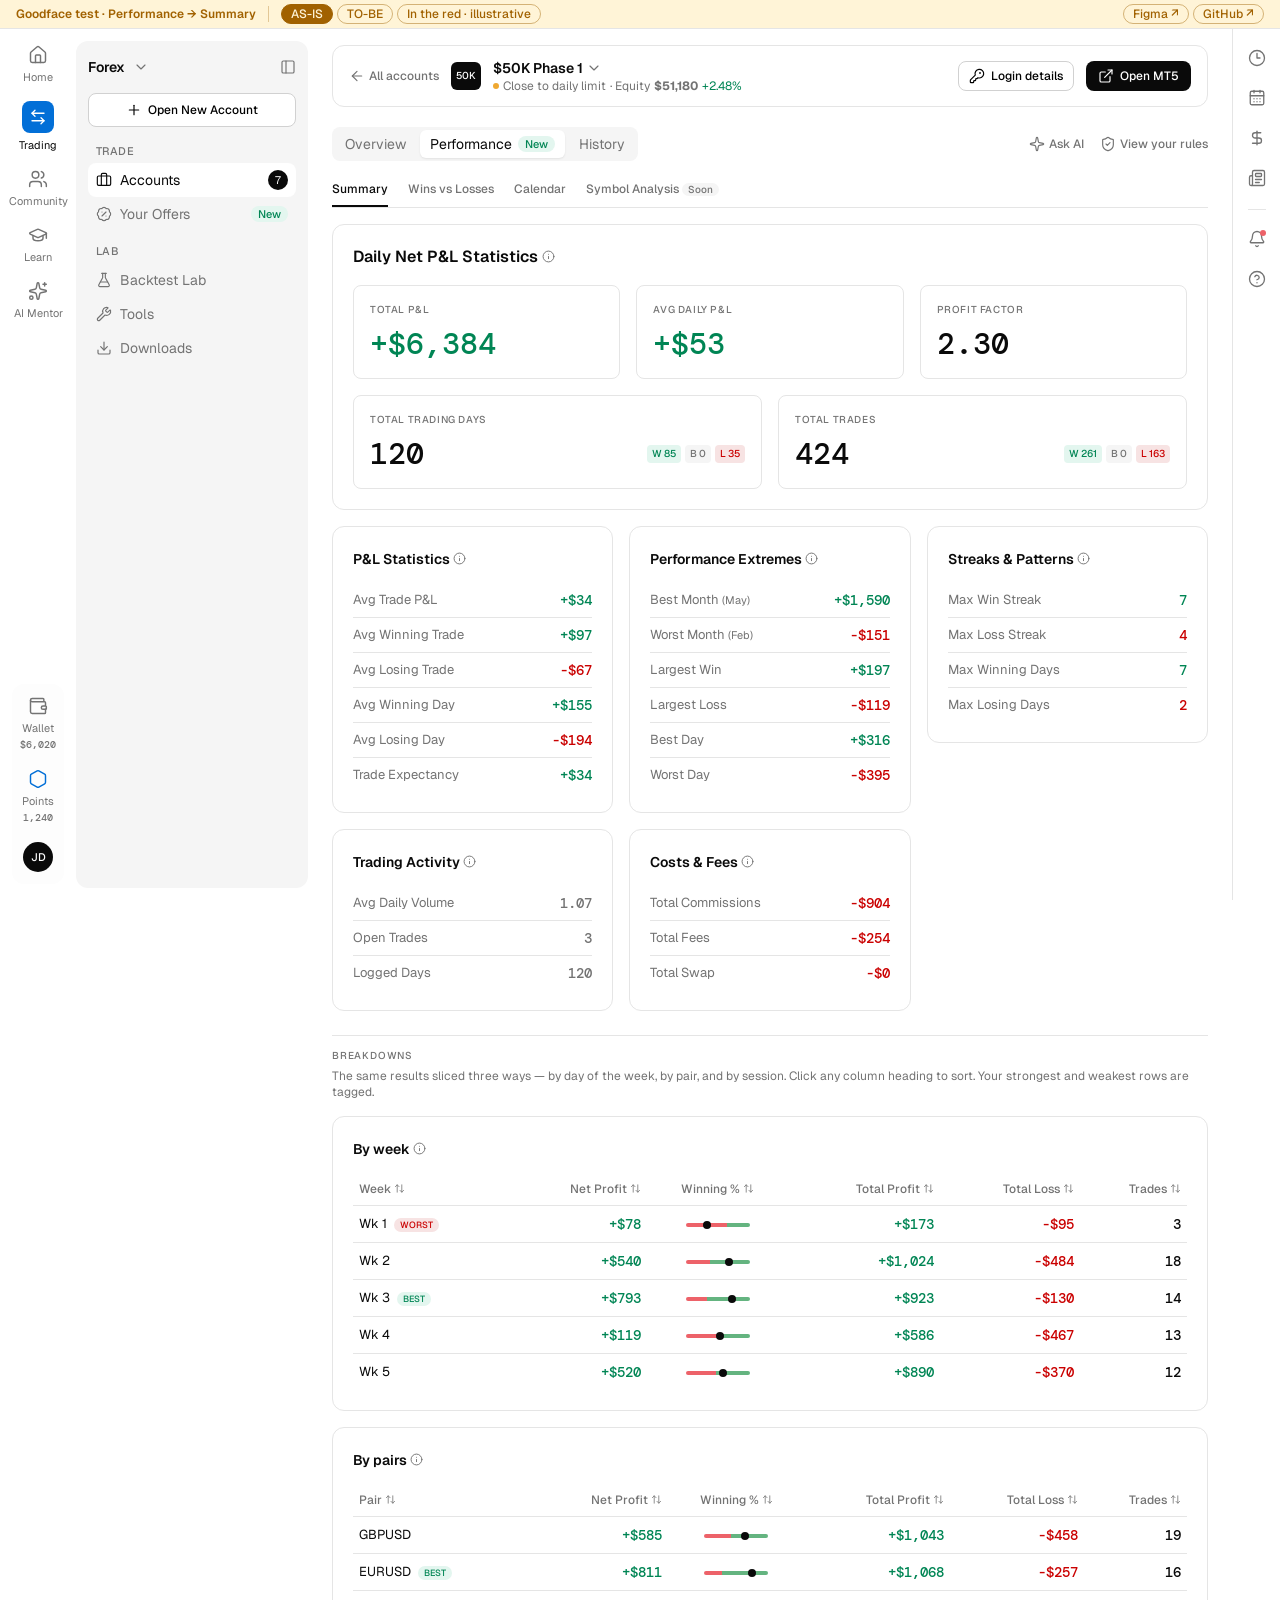
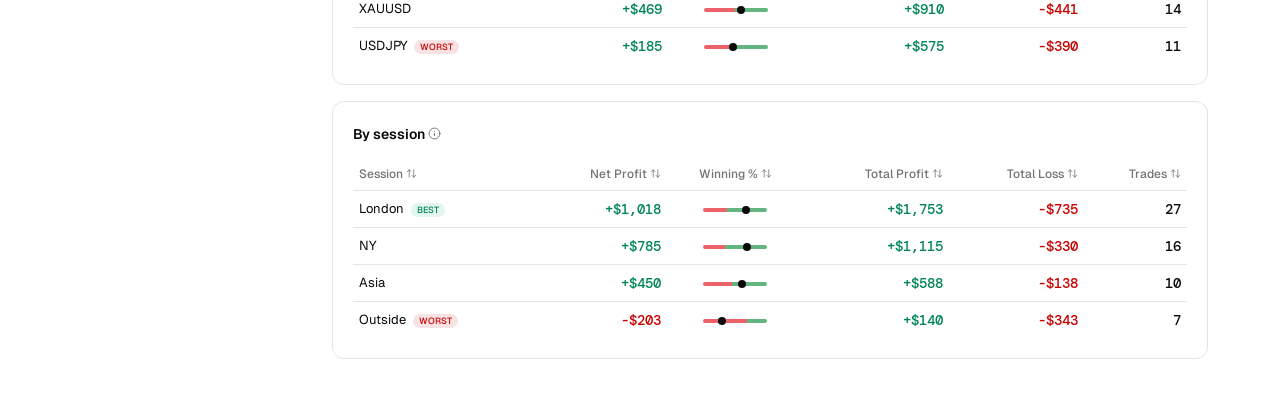
<file: prototype/index.html>
<!DOCTYPE html>
<html lang="en">
<head>
<meta charset="utf-8">
<meta name="viewport" content="width=device-width, initial-scale=1">
<link rel="icon" href="data:,">
<title>Performance · Summary — as-is (Goodface test)</title>
<link rel="preconnect" href="https://fonts.googleapis.com">
<link rel="stylesheet" href="https://fonts.googleapis.com/css2?family=Geist:wght@400;500;600&family=DM+Mono:wght@400;500&display=swap">
<link rel="stylesheet" href="tokens.css">
<link rel="stylesheet" href="styles.css">
</head>
<body>
<div class="ribbon"><nav class="ribbon__nav" aria-label="Project pages"><span class="ribbon__title">Goodface test · Performance → Summary</span><a class="ribbon__link" href="index.html" aria-current="page">AS-IS</a><a class="ribbon__link" href="tobe/">TO-BE</a><a class="ribbon__link" href="tobe/states.html">In the red · illustrative</a></nav><span class="ribbon__ext"><a href="https://www.figma.com/design/oTmMXyET5wu1Llx2WU9Gsi/VSavchenko-test-task--Goodface-?node-id=5-3422" target="_blank" rel="noopener">Figma ↗</a><a href="https://github.com/clclclock/goodface-test" target="_blank" rel="noopener">GitHub ↗</a></span></div>
<div class="app">
  <!-- 1 · Areas rail -->
  <nav class="areas">
    <a class="area"><i data-icon="house"></i><span>Home</span></a>
    <a class="area on"><span class="area-ico"><i data-icon="arrow-left-right"></i></span><span>Trading</span></a>
    <a class="area"><i data-icon="users"></i><span>Community</span></a>
    <a class="area"><i data-icon="graduation-cap"></i><span>Learn</span></a>
    <a class="area"><i data-icon="sparkles"></i><span>AI Mentor</span></a>
    <div class="spacer"></div>
    <div class="account-box">
      <a class="area"><i data-icon="wallet"></i><span>Wallet</span><b class="mono">$6,020</b></a>
      <a class="area pts"><i data-icon="hexagon"></i><span>Points</span><b class="mono">1,240</b></a>
      <span class="avatar">JD</span>
    </div>
  </nav>

  <!-- 2 · Section sidebar -->
  <aside class="side">
    <div class="brand"><span class="logo"><i data-icon="arrow-left-right"></i></span> Forex <i class="chev" data-icon="chevron-down"></i><span class="spacer"></span><i class="collapse" data-icon="panel-left"></i></div>
    <button class="btn-outline"><i data-icon="plus"></i> Open New Account</button>
    <div class="nav-label">TRADE</div>
    <a class="nav active"><i data-icon="briefcase"></i> Accounts <span class="count">7</span></a>
    <a class="nav"><i data-icon="badge-percent"></i> Your Offers <span class="chip-new">New</span></a>
    <div class="nav-label">LAB</div>
    <a class="nav"><i data-icon="flask-conical"></i> Backtest Lab</a>
    <a class="nav"><i data-icon="wrench"></i> Tools</a>
    <a class="nav"><i data-icon="download"></i> Downloads</a>
  </aside>

  <main class="main">
    <header class="topbar">
      <a class="back"><i data-icon="arrow-left"></i> All accounts</a>
      <span class="acc-badge">50K</span>
      <div class="acc">
        <div class="acc-name"><span id="acc-name"></span> <i class="chev" data-icon="chevron-down"></i></div>
        <div class="acc-meta"><span class="dot-warn"></span><span id="acc-status"></span> · Equity <b id="acc-eq"></b> <span class="pos" id="acc-ch"></span></div>
      </div>
      <div class="spacer"></div>
      <button class="btn-ghost"><i data-icon="key-round"></i> Login details</button>
      <button class="btn-dark"><i data-icon="external-link"></i> Open MT5</button>
    </header>

    <div class="tabs-row">
      <div class="pills">
        <span class="pill">Overview</span>
        <span class="pill on">Performance <span class="chip-new">New</span></span>
        <span class="pill">History</span>
      </div>
      <div class="spacer"></div>
      <a class="link"><i data-icon="sparkle"></i> Ask AI</a>
      <a class="link"><i data-icon="shield-check"></i> View your rules</a>
    </div>
    <div class="subtabs">
      <span class="sub on">Summary</span><span class="sub">Wins vs Losses</span><span class="sub">Calendar</span>
      <span class="sub off">Symbol Analysis <span class="soon">Soon</span></span>
    </div>

    <section class="panel">
      <h3 class="h3">Daily Net P&amp;L Statistics <i class="i" data-icon="info"></i></h3>
      <div class="kpi-row three" id="kpis"></div>
      <div class="kpi-row two" id="kpis2"></div>
    </section>

    <div class="cards" id="cards"></div>

    <div class="bd-head">
      <div class="eyebrow">BREAKDOWNS</div>
      <p class="caption">The same results sliced three ways — by day of the week, by pair, and by session. Click any column heading to sort. Your strongest and weakest rows are tagged.</p>
    </div>
    <div id="breakdowns"></div>
  </main>

  <!-- 3 · Tools rail -->
  <aside class="rail">
    <a title="Forex Clock"><i data-icon="clock-3"></i></a>
    <a title="Economic Calendar"><i data-icon="calendar-days"></i></a>
    <a title="Price"><i data-icon="dollar-sign"></i></a>
    <a title="Headlines"><i data-icon="newspaper"></i></a>
    <span class="sep"></span>
    <a title="Notifications" class="bell"><i data-icon="bell"></i></a>
    <a title="Help &amp; Support"><i data-icon="circle-help"></i></a>
  </aside>
</div>
<script src="icons.js"></script>
<script src="data.js"></script>
<script src="app.js"></script>
</body>
</html>
</file>
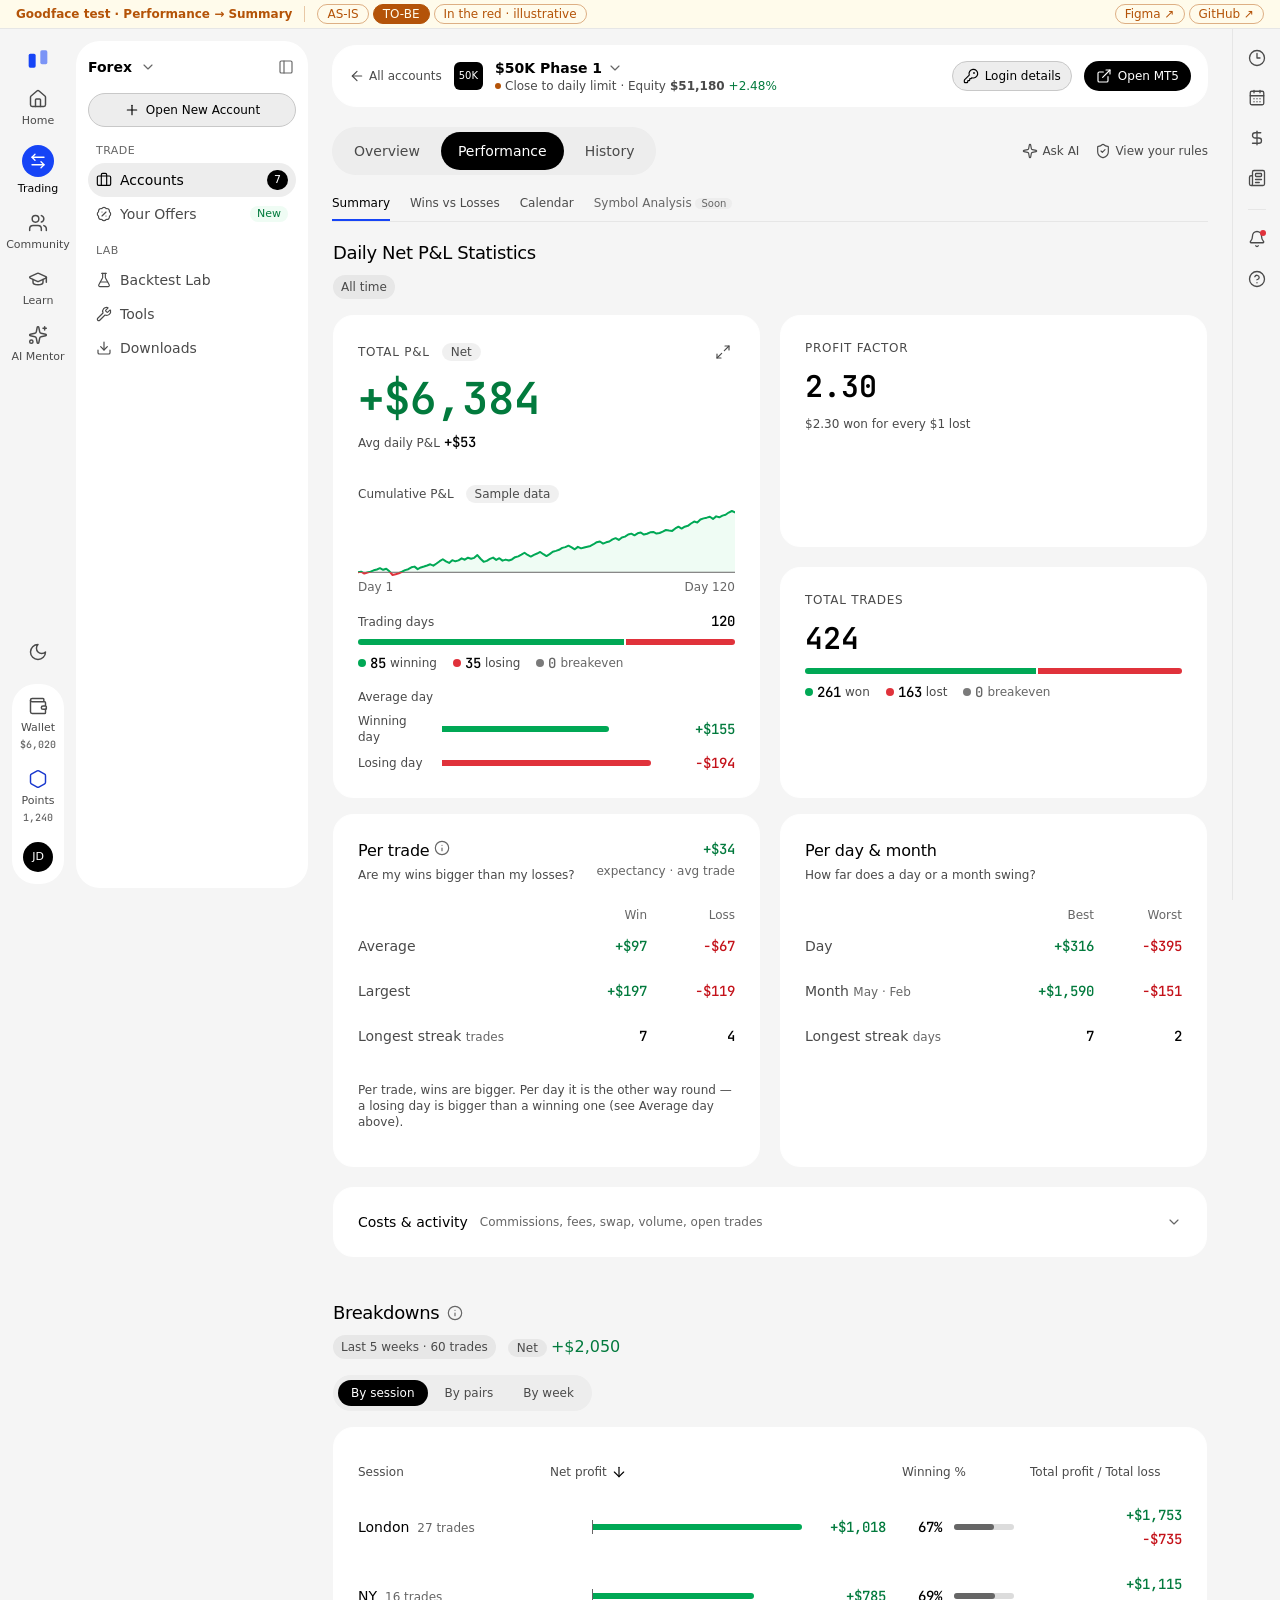
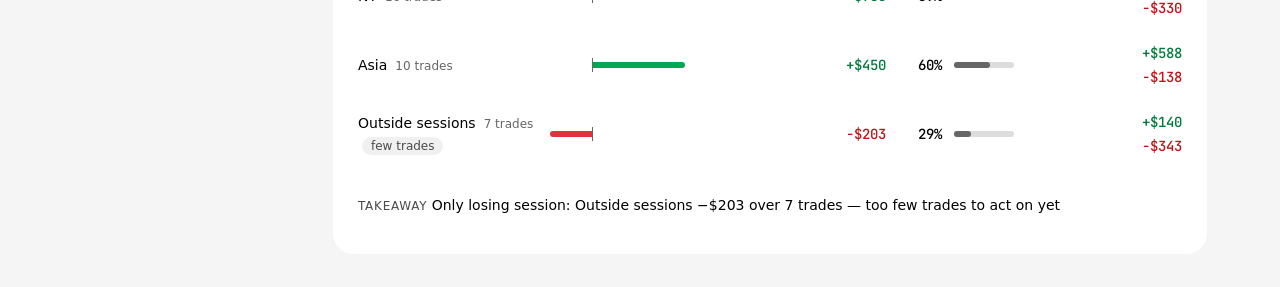
<file: prototype/tobe/index.html>
<!DOCTYPE html>
<html lang="en" data-look="r3" data-theme="light">
<head>
<meta charset="utf-8">
<meta name="viewport" content="width=device-width, initial-scale=1">
<link rel="icon" href="data:,">
<title>Performance · Summary — to-be (Goodface test)</title>
<link rel="stylesheet" href="https://rsms.me/inter/inter.css">
<link rel="stylesheet" href="https://fonts.googleapis.com/css2?family=JetBrains+Mono:wght@400;500;600;700&display=swap">
<link rel="stylesheet" href="../tokens.css">
<link rel="stylesheet" href="../styles.css">
<link rel="stylesheet" href="components.css">
<link rel="stylesheet" href="../theme.css">
</head>
<body>
<div class="ribbon"><nav class="ribbon__nav" aria-label="Project pages"><span class="ribbon__title">Goodface test · Performance → Summary</span><a class="ribbon__link" href="../index.html">AS-IS</a><a class="ribbon__link" href="../tobe/" aria-current="page">TO-BE</a><a class="ribbon__link" href="../tobe/states.html">In the red · illustrative</a></nav><span class="ribbon__ext"><a href="https://www.figma.com/design/oTmMXyET5wu1Llx2WU9Gsi/VSavchenko-test-task--Goodface-?node-id=5-3422" target="_blank" rel="noopener">Figma ↗</a><a href="https://github.com/clclclock/goodface-test" target="_blank" rel="noopener">GitHub ↗</a></span></div>
<div class="app">
  <!-- 1 · Areas rail -->
  <nav class="areas">
    <span class="brand-mark" data-clear role="img" aria-label="Platform logo"><svg viewBox="6 6.5 24 24" width="28" height="28" aria-hidden="true"><g><rect x="10" y="14" width="6" height="12" rx="1.4" style="fill: var(--logo-fill)"/></g><g style="opacity: .55"><rect x="20" y="11" width="6" height="12" rx="1.4" style="fill: var(--logo-fill)"/></g></svg></span>
    <a class="area"><i data-icon="house"></i><span>Home</span></a>
    <a class="area on" data-side-toggle role="button" tabindex="0" title="Show / hide the Trading panel"><span class="area-ico"><i data-icon="arrow-left-right"></i></span><span>Trading</span></a>
    <a class="area"><i data-icon="users"></i><span>Community</span></a>
    <a class="area"><i data-icon="graduation-cap"></i><span>Learn</span></a>
    <a class="area"><i data-icon="sparkles"></i><span>AI Mentor</span></a>
    <div class="spacer"></div>
    <button type="button" class="area-theme" data-theme-toggle aria-label="Switch to dark theme" title="Switch to dark theme"><i data-icon="moon"></i></button>
    <div class="account-box">
      <a class="area"><i data-icon="wallet"></i><span>Wallet</span><b class="mono">$6,020</b></a>
      <a class="area pts"><i data-icon="hexagon"></i><span>Points</span><b class="mono">1,240</b></a>
      <span class="avatar">JD</span>
    </div>
  </nav>

  <!-- 2 · Section sidebar -->
  <aside class="side">
    <div class="brand"><span class="logo" data-logo-expand tabindex="-1" aria-label="Expand the Trading panel"><i class="logo__mark" data-icon="arrow-left-right"></i><i class="logo__expand" data-icon="panel-left"></i></span> Forex <i class="chev" data-icon="chevron-down"></i><span class="spacer"></span><button type="button" class="collapse" data-side-toggle aria-label="Hide the Trading panel" aria-expanded="true"><i data-icon="panel-left"></i></button></div>
    <button class="btn-outline"><i data-icon="plus"></i> Open New Account</button>
    <div class="nav-label">TRADE</div>
    <a class="nav active"><i data-icon="briefcase"></i> Accounts <span class="count">7</span></a>
    <a class="nav"><i data-icon="badge-percent"></i> Your Offers <span class="chip-new">New</span></a>
    <div class="nav-label">LAB</div>
    <a class="nav"><i data-icon="flask-conical"></i> Backtest Lab</a>
    <a class="nav"><i data-icon="wrench"></i> Tools</a>
    <a class="nav"><i data-icon="download"></i> Downloads</a>
  </aside>

  <main class="main">
    <header class="topbar">
      <a class="back"><i data-icon="arrow-left"></i> All accounts</a>
      <span class="acc-badge">50K</span>
      <div class="acc">
        <div class="acc-name"><span id="acc-name">$50K Phase 1</span> <i class="chev" data-icon="chevron-down"></i></div>
        <div class="acc-meta"><span class="dot-warn"></span><span id="acc-status">Close to daily limit</span> · Equity <b id="acc-eq">$51,180</b> <span class="pos" id="acc-ch">+2.48%</span></div>
      </div>
      <div class="spacer"></div>
      <button class="btn-ghost"><i data-icon="key-round"></i> Login details</button>
      <button class="btn-dark"><i data-icon="external-link"></i> Open MT5</button>
    </header>

    <div class="tabs-row">
      <div class="segmented" data-size="lg"><span class="segmented__item" data-state="default">Overview</span><span class="segmented__item" data-state="active">Performance</span><span class="segmented__item" data-state="default">History</span></div>
      <div class="spacer"></div>
      <a class="link"><i data-icon="sparkle"></i> Ask AI</a>
      <a class="link"><i data-icon="shield-check"></i> View your rules</a>
    </div>
    <div class="subtabs">
      <span class="sub on">Summary</span><span class="sub">Wins vs Losses</span><span class="sub">Calendar</span>
      <span class="sub off">Symbol Analysis <span class="soon">Soon</span></span>
    </div>

    <!-- ═══ TO-BE · Summary content (Figma frame «Summary») ═══ -->
    <div class="summary-content">

      <!-- Stat Block · Daily Net P&L Statistics -->
      <section class="stat-block">
        <header class="stat-block__header">
          <span class="stat-block__heading"><span class="stat-block__title">Daily Net P&amp;L Statistics</span></span>
          <div class="stat-block__meta"><span class="period-tag">All time</span></div>
        </header>
        <div class="stat-block__body">
            <div class="stat-block__col">
              <div class="kpi-card" data-size="hero" data-tone="positive">
                <div class="kpi-card__section">
                  <div class="kpi-card__head">
                    <span class="kpi-card__label">Total P&amp;L</span>
                    <span class="tag">Net</span>
                  </div>
                  <span class="kpi-card__value">+$6,384</span>
                  <span class="kpi-card__hint">Avg daily P&amp;L <b>+$53</b></span>
                </div>

                <div class="kpi-card__divider"></div>

                <div class="split-bar">
                  <div class="split-bar__title"><span>Trading days</span><b>120</b></div>
                  <div class="split-bar__track">
                    <span class="split-bar__part" data-tone="positive" style="flex-grow:85"></span>
                    <span class="split-bar__part" data-tone="negative" style="flex-grow:35"></span>
                  </div>
                  <div class="split-bar__legend">
                    <span class="split-bar__key"><i class="split-bar__dot" data-tone="positive"></i><b>85</b> winning</span>
                    <span class="split-bar__key"><i class="split-bar__dot" data-tone="negative"></i><b>35</b> losing</span>
                    <span class="split-bar__key" data-muted="true"><i class="split-bar__dot" data-tone="neutral"></i><b>0</b> breakeven</span>
                  </div>
                </div>

                <div class="pair-bar">
                  <span class="pair-bar__title">Average day</span>
                  <div class="pair-bar__row" data-tone="positive">
                    <span class="pair-bar__label">Winning day</span>
                    <span class="pair-bar__track"><i class="pair-bar__fill" style="flex-grow:155"></i><i class="pair-bar__rest" style="flex-grow:39"></i></span>
                    <span class="pair-bar__value">+$155</span>
                  </div>
                  <div class="pair-bar__row" data-tone="negative">
                    <span class="pair-bar__label">Losing day</span>
                    <span class="pair-bar__track"><i class="pair-bar__fill" style="flex-grow:194"></i></span>
                    <span class="pair-bar__value">−$194</span>
                  </div>
                </div>
              </div>
            </div>

            <div class="stat-block__col">
              <div class="kpi-card" data-size="md" data-tone="neutral">
                <span class="kpi-card__label">Profit factor</span>
                <span class="kpi-card__value">2.30</span>
                <span class="kpi-card__hint">$2.30 won for every $1 lost</span>
              </div>
              <div class="kpi-card" data-size="md" data-tone="neutral">
                <span class="kpi-card__label">Total trades</span>
                <span class="kpi-card__value">424</span>
                <div class="split-bar">
                  <div class="split-bar__track">
                    <span class="split-bar__part" data-tone="positive" style="flex-grow:261"></span>
                    <span class="split-bar__part" data-tone="negative" style="flex-grow:163"></span>
                  </div>
                  <div class="split-bar__legend">
                    <span class="split-bar__key"><i class="split-bar__dot" data-tone="positive"></i><b>261</b> won</span>
                    <span class="split-bar__key"><i class="split-bar__dot" data-tone="negative"></i><b>163</b> lost</span>
                    <span class="split-bar__key" data-muted="true"><i class="split-bar__dot" data-tone="neutral"></i><b>0</b> breakeven</span>
                  </div>
                </div>
              </div>
            </div>
          </div>
        <div class="stat-block__body" data-direction="column">
  <div class="stat-block__body">
    <div class="stat-group"><div class="stat-group__top"><div class="stat-group__head"><span class="stat-group__title">Per trade <button class="info-tip__trigger" aria-expanded="false" aria-controls="tip-quality" aria-label="What these terms mean"><i data-icon="info"></i></button></span><span class="stat-group__question">Are my wins bigger than my losses?</span></div><div class="stat-group__summary"><span class="stat-group__summary-value" data-tone="positive">+$34</span><span class="stat-group__summary-label">expectancy · avg trade</span></div></div><div class="info-tip" id="tip-quality" data-state="closed" data-placement="top" hidden><div class="info-tip__panel"><div class="info-tip__item"><b class="info-tip__term">Expectancy</b><span class="info-tip__text">Average P&amp;L per trade: the result you can expect from one trade.</span></div><div class="info-tip__item"><b class="info-tip__term">Average</b><span class="info-tip__text">Average profit of a winning trade and average loss of a losing one.</span></div><div class="info-tip__item"><b class="info-tip__term">Largest</b><span class="info-tip__text">The biggest single win and the biggest single loss.</span></div><div class="info-tip__item"><b class="info-tip__term">Longest streak</b><span class="info-tip__text">The most wins or losses in a row.</span></div></div><div class="info-tip__tail"><i class="info-tip__arrow"></i></div></div><div class="stat-group__rows"><div class="stat-row" data-kind="head"><span class="stat-row__label"></span><span class="stat-row__value">Win</span><span class="stat-row__value">Loss</span></div><div class="stat-row" data-layout="pair"><span class="stat-row__label">Average</span><span class="stat-row__value" data-tone="positive">+$97</span><span class="stat-row__value" data-tone="negative">−$67</span></div><div class="stat-row" data-layout="pair"><span class="stat-row__label">Largest</span><span class="stat-row__value" data-tone="positive">+$197</span><span class="stat-row__value" data-tone="negative">−$119</span></div><div class="stat-row" data-layout="pair"><span class="stat-row__label">Longest streak <small>trades</small></span><span class="stat-row__value">7</span><span class="stat-row__value">4</span></div></div></div>
    <div class="stat-group"><div class="stat-group__top"><div class="stat-group__head"><span class="stat-group__title">Per day &amp; month</span><span class="stat-group__question">How far does a day or a month swing?</span></div></div><div class="stat-group__rows"><div class="stat-row" data-kind="head"><span class="stat-row__label"></span><span class="stat-row__value">Best</span><span class="stat-row__value">Worst</span></div><div class="stat-row" data-layout="pair"><span class="stat-row__label">Day</span><span class="stat-row__value" data-tone="positive">+$316</span><span class="stat-row__value" data-tone="negative">−$395</span></div><div class="stat-row" data-layout="pair"><span class="stat-row__label">Month <small>May · Feb</small></span><span class="stat-row__value" data-tone="positive">+$1,590</span><span class="stat-row__value" data-tone="negative">−$151</span></div><div class="stat-row" data-layout="pair"><span class="stat-row__label">Longest streak <small>days</small></span><span class="stat-row__value">7</span><span class="stat-row__value">2</span></div></div></div>
  </div>
  <details class="disclosure"><summary class="disclosure__trigger"><span>Costs &amp; activity</span><span class="disclosure__note">Commissions, fees, swap, volume, open trades</span><i class="disclosure__chevron" data-icon="chevron-down"></i></summary><div class="disclosure__body"><div class="stat-group__rows" data-direction="row"><div class="stat-row" data-layout="stacked"><span class="stat-row__label">Commissions</span><span class="stat-row__value">−$904</span></div><div class="stat-row" data-layout="stacked"><span class="stat-row__label">Fees</span><span class="stat-row__value">−$254</span></div><div class="stat-row" data-muted="true" data-layout="stacked"><span class="stat-row__label">Swap <small>overnight fee</small></span><span class="stat-row__value">$0</span></div><div class="stat-row" data-layout="stacked"><span class="stat-row__label">Avg daily volume</span><span class="stat-row__value">1.07 <small>lots</small></span></div><div class="stat-row" data-layout="stacked"><span class="stat-row__label">Open trades</span><span class="stat-row__value">3</span></div></div></div></details>
</div>
      </section>

      <!-- Stat Block · Breakdowns -->
      <section class="stat-block">
          <header class="stat-block__header">
            <span class="stat-block__heading"><span class="stat-block__title">Breakdowns</span><button class="info-tip__trigger" aria-expanded="false" aria-controls="tip-bd" aria-label="What these terms mean"><i data-icon="info"></i></button></span>
            <div class="stat-block__meta"><span class="period-tag">Last 5 weeks · 60 trades</span><span class="stat-block__total" data-tone="positive"><span class="tag">Net</span><b>+$2,050</b></span></div>
          </header>
          <div class="info-tip" id="tip-bd" data-state="closed" data-placement="top" hidden><div class="info-tip__panel"><div class="info-tip__item"><b class="info-tip__term">Winning %</b><span class="info-tip__text">Share of trades that closed in profit.</span></div><div class="info-tip__item"><b class="info-tip__term">Session</b><span class="info-tip__text">Asia, London or New York trading hours. Outside sessions — trades opened between them.</span></div></div><div class="info-tip__tail"><i class="info-tip__arrow"></i></div></div>
          <div class="segmented" role="tablist" aria-label="Breakdown">
            <button class="segmented__item" role="tab" data-state="active" aria-selected="true" aria-controls="bd-session" data-tab="session">By session</button>
            <button class="segmented__item" role="tab" data-state="default" aria-selected="false" aria-controls="bd-pair" data-tab="pair">By pairs</button>
            <button class="segmented__item" role="tab" data-state="default" aria-selected="false" aria-controls="bd-week" data-tab="week">By week</button>
          </div>
          <div class="breakdown-table" role="tabpanel" id="bd-session" data-panel="session">
            <div class="breakdown-row" data-kind="head">
              <span class="breakdown-row__name" data-sort="none">Session</span>
              <span class="breakdown-row__net" data-sort="desc">Net profit</span>
              <span class="breakdown-row__rate" data-sort="none">Winning %</span>
              <span class="breakdown-row__pl" data-sort="none">Total profit / Total loss</span>
            </div>
            <div class="breakdown-row">
              <span class="breakdown-row__name"><b>London</b><small>27 trades</small></span>
              <span class="breakdown-row__net"><span class="diverge-bar"><span class="diverge-bar__half" data-side="negative" style="flex-grow:203"><i class="diverge-bar__rest" style="flex-grow:203"></i></span><span class="diverge-bar__half" data-side="positive" style="flex-grow:1018"><i class="diverge-bar__fill" style="flex-grow:1018"></i></span></span><span class="breakdown-row__num" data-tone="positive">+$1,018</span></span>
              <span class="breakdown-row__rate"><span class="breakdown-row__num">67%</span><span class="rate-bar"><i class="rate-bar__fill" style="flex-grow:67"></i><i class="rate-bar__rest" style="flex-grow:33"></i></span></span>
              <span class="breakdown-row__pl"><span class="mini-bar" data-tone="positive" data-bar="none"><span class="mini-bar__value">+$1,753</span></span><span class="mini-bar" data-tone="negative" data-bar="none"><span class="mini-bar__value">−$735</span></span></span>
            </div>
            <div class="breakdown-row">
              <span class="breakdown-row__name"><b>NY</b><small>16 trades</small></span>
              <span class="breakdown-row__net"><span class="diverge-bar"><span class="diverge-bar__half" data-side="negative" style="flex-grow:203"><i class="diverge-bar__rest" style="flex-grow:203"></i></span><span class="diverge-bar__half" data-side="positive" style="flex-grow:1018"><i class="diverge-bar__fill" style="flex-grow:785"></i><i class="diverge-bar__rest" style="flex-grow:233"></i></span></span><span class="breakdown-row__num" data-tone="positive">+$785</span></span>
              <span class="breakdown-row__rate"><span class="breakdown-row__num">69%</span><span class="rate-bar"><i class="rate-bar__fill" style="flex-grow:69"></i><i class="rate-bar__rest" style="flex-grow:31"></i></span></span>
              <span class="breakdown-row__pl"><span class="mini-bar" data-tone="positive" data-bar="none"><span class="mini-bar__value">+$1,115</span></span><span class="mini-bar" data-tone="negative" data-bar="none"><span class="mini-bar__value">−$330</span></span></span>
            </div>
            <div class="breakdown-row">
              <span class="breakdown-row__name"><b>Asia</b><small>10 trades</small></span>
              <span class="breakdown-row__net"><span class="diverge-bar"><span class="diverge-bar__half" data-side="negative" style="flex-grow:203"><i class="diverge-bar__rest" style="flex-grow:203"></i></span><span class="diverge-bar__half" data-side="positive" style="flex-grow:1018"><i class="diverge-bar__fill" style="flex-grow:450"></i><i class="diverge-bar__rest" style="flex-grow:568"></i></span></span><span class="breakdown-row__num" data-tone="positive">+$450</span></span>
              <span class="breakdown-row__rate"><span class="breakdown-row__num">60%</span><span class="rate-bar"><i class="rate-bar__fill" style="flex-grow:60"></i><i class="rate-bar__rest" style="flex-grow:40"></i></span></span>
              <span class="breakdown-row__pl"><span class="mini-bar" data-tone="positive" data-bar="none"><span class="mini-bar__value">+$588</span></span><span class="mini-bar" data-tone="negative" data-bar="none"><span class="mini-bar__value">−$138</span></span></span>
            </div>
            <div class="breakdown-row" data-sample="low">
              <span class="breakdown-row__name"><b>Outside sessions</b><small>7 trades</small><span class="tag">few trades</span></span>
              <span class="breakdown-row__net"><span class="diverge-bar"><span class="diverge-bar__half" data-side="negative" style="flex-grow:203"><i class="diverge-bar__fill" style="flex-grow:203"></i></span><span class="diverge-bar__half" data-side="positive" style="flex-grow:1018"><i class="diverge-bar__rest" style="flex-grow:1018"></i></span></span><span class="breakdown-row__num" data-tone="negative">−$203</span></span>
              <span class="breakdown-row__rate"><span class="breakdown-row__num">29%</span><span class="rate-bar"><i class="rate-bar__fill" style="flex-grow:29"></i><i class="rate-bar__rest" style="flex-grow:71"></i></span></span>
              <span class="breakdown-row__pl"><span class="mini-bar" data-tone="positive" data-bar="none"><span class="mini-bar__value">+$140</span></span><span class="mini-bar" data-tone="negative" data-bar="none"><span class="mini-bar__value">−$343</span></span></span>
            </div>
          </div>
          <div class="breakdown-table" role="tabpanel" id="bd-pair" data-panel="pair" hidden>
            <div class="breakdown-row" data-kind="head">
              <span class="breakdown-row__name" data-sort="none">Pair</span>
              <span class="breakdown-row__net" data-sort="desc">Net profit</span>
              <span class="breakdown-row__rate" data-sort="none">Winning %</span>
              <span class="breakdown-row__pl" data-sort="none">Total profit / Total loss</span>
            </div>
            <div class="breakdown-row">
              <span class="breakdown-row__name"><b>EURUSD</b><small>16 trades</small></span>
              <span class="breakdown-row__net"><span class="diverge-bar"><span class="diverge-bar__half" data-side="negative" style="flex-grow:203"><i class="diverge-bar__rest" style="flex-grow:203"></i></span><span class="diverge-bar__half" data-side="positive" style="flex-grow:1018"><i class="diverge-bar__fill" style="flex-grow:811"></i><i class="diverge-bar__rest" style="flex-grow:207"></i></span></span><span class="breakdown-row__num" data-tone="positive">+$811</span></span>
              <span class="breakdown-row__rate"><span class="breakdown-row__num">75%</span><span class="rate-bar"><i class="rate-bar__fill" style="flex-grow:75"></i><i class="rate-bar__rest" style="flex-grow:25"></i></span></span>
              <span class="breakdown-row__pl"><span class="mini-bar" data-tone="positive" data-bar="none"><span class="mini-bar__value">+$1,068</span></span><span class="mini-bar" data-tone="negative" data-bar="none"><span class="mini-bar__value">−$257</span></span></span>
            </div>
            <div class="breakdown-row">
              <span class="breakdown-row__name"><b>GBPUSD</b><small>19 trades</small></span>
              <span class="breakdown-row__net"><span class="diverge-bar"><span class="diverge-bar__half" data-side="negative" style="flex-grow:203"><i class="diverge-bar__rest" style="flex-grow:203"></i></span><span class="diverge-bar__half" data-side="positive" style="flex-grow:1018"><i class="diverge-bar__fill" style="flex-grow:585"></i><i class="diverge-bar__rest" style="flex-grow:433"></i></span></span><span class="breakdown-row__num" data-tone="positive">+$585</span></span>
              <span class="breakdown-row__rate"><span class="breakdown-row__num">63%</span><span class="rate-bar"><i class="rate-bar__fill" style="flex-grow:63"></i><i class="rate-bar__rest" style="flex-grow:37"></i></span></span>
              <span class="breakdown-row__pl"><span class="mini-bar" data-tone="positive" data-bar="none"><span class="mini-bar__value">+$1,043</span></span><span class="mini-bar" data-tone="negative" data-bar="none"><span class="mini-bar__value">−$458</span></span></span>
            </div>
            <div class="breakdown-row">
              <span class="breakdown-row__name"><b>XAUUSD</b><small>14 trades</small></span>
              <span class="breakdown-row__net"><span class="diverge-bar"><span class="diverge-bar__half" data-side="negative" style="flex-grow:203"><i class="diverge-bar__rest" style="flex-grow:203"></i></span><span class="diverge-bar__half" data-side="positive" style="flex-grow:1018"><i class="diverge-bar__fill" style="flex-grow:469"></i><i class="diverge-bar__rest" style="flex-grow:549"></i></span></span><span class="breakdown-row__num" data-tone="positive">+$469</span></span>
              <span class="breakdown-row__rate"><span class="breakdown-row__num">57%</span><span class="rate-bar"><i class="rate-bar__fill" style="flex-grow:57"></i><i class="rate-bar__rest" style="flex-grow:43"></i></span></span>
              <span class="breakdown-row__pl"><span class="mini-bar" data-tone="positive" data-bar="none"><span class="mini-bar__value">+$910</span></span><span class="mini-bar" data-tone="negative" data-bar="none"><span class="mini-bar__value">−$441</span></span></span>
            </div>
            <div class="breakdown-row">
              <span class="breakdown-row__name"><b>USDJPY</b><small>11 trades</small></span>
              <span class="breakdown-row__net"><span class="diverge-bar"><span class="diverge-bar__half" data-side="negative" style="flex-grow:203"><i class="diverge-bar__rest" style="flex-grow:203"></i></span><span class="diverge-bar__half" data-side="positive" style="flex-grow:1018"><i class="diverge-bar__fill" style="flex-grow:185"></i><i class="diverge-bar__rest" style="flex-grow:833"></i></span></span><span class="breakdown-row__num" data-tone="positive">+$185</span></span>
              <span class="breakdown-row__rate"><span class="breakdown-row__num">45%</span><span class="rate-bar"><i class="rate-bar__fill" style="flex-grow:45"></i><i class="rate-bar__rest" style="flex-grow:55"></i></span></span>
              <span class="breakdown-row__pl"><span class="mini-bar" data-tone="positive" data-bar="none"><span class="mini-bar__value">+$575</span></span><span class="mini-bar" data-tone="negative" data-bar="none"><span class="mini-bar__value">−$390</span></span></span>
            </div>
          </div>
          <div class="breakdown-table" role="tabpanel" id="bd-week" data-panel="week" hidden>
            <div class="breakdown-row" data-kind="head">
              <span class="breakdown-row__name" data-sort="none">Week</span>
              <span class="breakdown-row__net" data-sort="none">Net profit</span>
              <span class="breakdown-row__rate" data-sort="none">Winning %</span>
              <span class="breakdown-row__pl" data-sort="none">Total profit / Total loss</span>
            </div>
            <div class="breakdown-row" data-sample="low">
              <span class="breakdown-row__name"><b>Wk 1</b><small>3 trades</small><span class="tag">few trades</span></span>
              <span class="breakdown-row__net"><span class="diverge-bar"><span class="diverge-bar__half" data-side="negative" style="flex-grow:203"><i class="diverge-bar__rest" style="flex-grow:203"></i></span><span class="diverge-bar__half" data-side="positive" style="flex-grow:1018"><i class="diverge-bar__fill" style="flex-grow:78"></i><i class="diverge-bar__rest" style="flex-grow:940"></i></span></span><span class="breakdown-row__num" data-tone="positive">+$78</span></span>
              <span class="breakdown-row__rate"><span class="breakdown-row__num">33%</span><span class="rate-bar"><i class="rate-bar__fill" style="flex-grow:33"></i><i class="rate-bar__rest" style="flex-grow:67"></i></span></span>
              <span class="breakdown-row__pl"><span class="mini-bar" data-tone="positive" data-bar="none"><span class="mini-bar__value">+$173</span></span><span class="mini-bar" data-tone="negative" data-bar="none"><span class="mini-bar__value">−$95</span></span></span>
            </div>
            <div class="breakdown-row">
              <span class="breakdown-row__name"><b>Wk 2</b><small>18 trades</small></span>
              <span class="breakdown-row__net"><span class="diverge-bar"><span class="diverge-bar__half" data-side="negative" style="flex-grow:203"><i class="diverge-bar__rest" style="flex-grow:203"></i></span><span class="diverge-bar__half" data-side="positive" style="flex-grow:1018"><i class="diverge-bar__fill" style="flex-grow:540"></i><i class="diverge-bar__rest" style="flex-grow:478"></i></span></span><span class="breakdown-row__num" data-tone="positive">+$540</span></span>
              <span class="breakdown-row__rate"><span class="breakdown-row__num">67%</span><span class="rate-bar"><i class="rate-bar__fill" style="flex-grow:67"></i><i class="rate-bar__rest" style="flex-grow:33"></i></span></span>
              <span class="breakdown-row__pl"><span class="mini-bar" data-tone="positive" data-bar="none"><span class="mini-bar__value">+$1,024</span></span><span class="mini-bar" data-tone="negative" data-bar="none"><span class="mini-bar__value">−$484</span></span></span>
            </div>
            <div class="breakdown-row">
              <span class="breakdown-row__name"><b>Wk 3</b><small>14 trades</small></span>
              <span class="breakdown-row__net"><span class="diverge-bar"><span class="diverge-bar__half" data-side="negative" style="flex-grow:203"><i class="diverge-bar__rest" style="flex-grow:203"></i></span><span class="diverge-bar__half" data-side="positive" style="flex-grow:1018"><i class="diverge-bar__fill" style="flex-grow:793"></i><i class="diverge-bar__rest" style="flex-grow:225"></i></span></span><span class="breakdown-row__num" data-tone="positive">+$793</span></span>
              <span class="breakdown-row__rate"><span class="breakdown-row__num">71%</span><span class="rate-bar"><i class="rate-bar__fill" style="flex-grow:71"></i><i class="rate-bar__rest" style="flex-grow:29"></i></span></span>
              <span class="breakdown-row__pl"><span class="mini-bar" data-tone="positive" data-bar="none"><span class="mini-bar__value">+$923</span></span><span class="mini-bar" data-tone="negative" data-bar="none"><span class="mini-bar__value">−$130</span></span></span>
            </div>
            <div class="breakdown-row">
              <span class="breakdown-row__name"><b>Wk 4</b><small>13 trades</small></span>
              <span class="breakdown-row__net"><span class="diverge-bar"><span class="diverge-bar__half" data-side="negative" style="flex-grow:203"><i class="diverge-bar__rest" style="flex-grow:203"></i></span><span class="diverge-bar__half" data-side="positive" style="flex-grow:1018"><i class="diverge-bar__fill" style="flex-grow:119"></i><i class="diverge-bar__rest" style="flex-grow:899"></i></span></span><span class="breakdown-row__num" data-tone="positive">+$119</span></span>
              <span class="breakdown-row__rate"><span class="breakdown-row__num">54%</span><span class="rate-bar"><i class="rate-bar__fill" style="flex-grow:54"></i><i class="rate-bar__rest" style="flex-grow:46"></i></span></span>
              <span class="breakdown-row__pl"><span class="mini-bar" data-tone="positive" data-bar="none"><span class="mini-bar__value">+$586</span></span><span class="mini-bar" data-tone="negative" data-bar="none"><span class="mini-bar__value">−$467</span></span></span>
            </div>
            <div class="breakdown-row">
              <span class="breakdown-row__name"><b>Wk 5</b><small>12 trades</small></span>
              <span class="breakdown-row__net"><span class="diverge-bar"><span class="diverge-bar__half" data-side="negative" style="flex-grow:203"><i class="diverge-bar__rest" style="flex-grow:203"></i></span><span class="diverge-bar__half" data-side="positive" style="flex-grow:1018"><i class="diverge-bar__fill" style="flex-grow:520"></i><i class="diverge-bar__rest" style="flex-grow:498"></i></span></span><span class="breakdown-row__num" data-tone="positive">+$520</span></span>
              <span class="breakdown-row__rate"><span class="breakdown-row__num">58%</span><span class="rate-bar"><i class="rate-bar__fill" style="flex-grow:58"></i><i class="rate-bar__rest" style="flex-grow:42"></i></span></span>
              <span class="breakdown-row__pl"><span class="mini-bar" data-tone="positive" data-bar="none"><span class="mini-bar__value">+$890</span></span><span class="mini-bar" data-tone="negative" data-bar="none"><span class="mini-bar__value">−$370</span></span></span>
            </div>
          </div>
        </section>

    </div>
  </main>

  <!-- 3 · Tools rail -->
  <aside class="rail">
    <a title="Forex Clock"><i data-icon="clock-3"></i></a>
    <a title="Economic Calendar"><i data-icon="calendar-days"></i></a>
    <a title="Price"><i data-icon="dollar-sign"></i></a>
    <a title="Headlines"><i data-icon="newspaper"></i></a>
    <span class="sep"></span>
    <a title="Notifications" class="bell"><i data-icon="bell"></i></a>
    <a title="Help &amp; Support"><i data-icon="circle-help"></i></a>
  </aside>
</div>
<script src="../icons.js"></script>
<script>/* ?shot — screenshots for the deck: no prototype ribbon */ if (new URLSearchParams(location.search).has('shot')) { const r = document.querySelector('.ribbon'); if (r) r.remove(); }</script>
<script>/* G-135…G-138, main variant since G-143: the cumulative P&L line (equity curve) on the SAMPLE days of G-134 (0 → exactly +$6,384).
   Hover as on Kraken (cursor, point, tip; after the cursor a grey line over dots, bright at the top, fading downwards); expand (G-139) → the whole Total P&L
   card takes the bento area with a period switch 1W · 1M · 3M · All (5 · 21 · 63 · 120 trading days); the other cards move down. */
document.addEventListener('DOMContentLoaded', () => { const chart = new URLSearchParams(location.search).get('chart'); if (chart === 'bar' || chart === 'daily') return; // G-143: the line is the main variant; ?chart=bar — the split bar of G-60
  const ALL = [67,-200,101,100,142,83,144,-173,108,-269,-394,80,105,164,174,95,199,78,-268,178,94,109,134,-146,229,246,210,-226,-170,300,-127,98,218,-144,216,-107,89,298,-395,-327,99,212,137,-242,182,-262,112,-101,119,241,86,181,205,-238,-171,181,145,167,-238,-200,202,253,102,111,207,76,158,-182,-209,264,-159,94,85,78,181,217,72,-216,133,83,222,139,-190,261,88,230,90,-176,213,89,-222,88,150,41,-173,64,142,173,-52,-43,261,191,-200,199,89,249,206,-90,316,112,79,95,-232,275,-98,179,85,243,163,-150];
  const W = 1000, H = 100;
  const money = v => (v < 0 ? '−' : '+') + '$' + Math.abs(v).toLocaleString('en-US');
  const icon = n => '<i data-icon="' + n + '" aria-hidden="true">' + ((window.ICONS || {})[n] || '') + '</i>';
  // a period = the last k trading days, P&L summed from 0 at its start
  const series = k => {
    const D = ALL.slice(ALL.length - k), first = ALL.length - k; let c = 0; const cum = [0].concat(D.map(v => c += v));
    const lo = Math.min(0, ...cum), hi = Math.max(0, ...cum), N = cum.length - 1, span = (hi - lo) || 1;
    const X = i => Math.round(i / N * W * 10) / 10, Y = v => Math.round((hi - v) / span * H * 100) / 100, Z = Y(0);
    const pts = cum.map((v, i) => X(i) + ',' + Y(v)).join(' ');
    return { k, D, first, cum, lo, hi, N, X, Y, Z, pts, area: '0,' + Z + ' ' + pts + ' ' + W + ',' + Z };
  };
  const tip = document.createElement('div'); tip.className = 'chart-tip'; tip.setAttribute('popover', 'manual'); document.body.appendChild(tip);
  let active = null; // the chart under the cursor: { el, leave }
  const svg = (id, s) => '<svg class="line-chart__svg" viewBox="0 0 ' + W + ' ' + H + '" preserveAspectRatio="none" aria-hidden="true"><defs>'
    + '<clipPath id="' + id + '-up"><rect x="0" y="-10" width="' + W + '" height="' + (s.Z + 10) + '"/></clipPath><clipPath id="' + id + '-dn"><rect x="0" y="' + s.Z + '" width="' + W + '" height="' + (H - s.Z + 10) + '"/></clipPath>'
    + '<clipPath id="' + id + '-left"><rect class="lc-left" x="-10" y="-10" width="' + (W + 20) + '" height="' + (H + 20) + '"/></clipPath><clipPath id="' + id + '-right"><rect class="lc-right" x="' + (W + 10) + '" y="-10" width="0" height="' + (H + 20) + '"/></clipPath>'
    + '<pattern id="' + id + '-dots" class="lc-pattern" patternUnits="userSpaceOnUse" width="6" height="6"><ellipse class="line-chart__dot" cx="3" cy="3" rx="0.8" ry="0.8"/></pattern>'
    + '<linearGradient id="' + id + '-fade" x1="0" y1="0" x2="0" y2="1"><stop offset="0" stop-color="#fff" stop-opacity="1"/><stop offset="1" stop-color="#fff" stop-opacity="0"/></linearGradient>'
    + '<mask id="' + id + '-mask" maskContentUnits="objectBoundingBox"><rect width="1" height="1" fill="url(#' + id + '-fade)"/></mask></defs>'
    + '<g clip-path="url(#' + id + '-left)"><polygon class="line-chart__area" data-tone="positive" clip-path="url(#' + id + '-up)" points="' + s.area + '"/>'
    + '<polygon class="line-chart__area" data-tone="negative" clip-path="url(#' + id + '-dn)" points="' + s.area + '"/></g>'
    + '<g clip-path="url(#' + id + '-right)"><polygon class="line-chart__area" style="fill:url(#' + id + '-dots)" mask="url(#' + id + '-mask)" points="' + s.area + '"/></g>'
    + '<line class="line-chart__axis" x1="0" y1="' + s.Z + '" x2="' + W + '" y2="' + s.Z + '"/>'
    + '<g clip-path="url(#' + id + '-left)"><polyline class="line-chart__line" data-tone="positive" clip-path="url(#' + id + '-up)" points="' + s.pts + '"/>'
    + '<polyline class="line-chart__line" data-tone="negative" clip-path="url(#' + id + '-dn)" points="' + s.pts + '"/></g>'
    + '<g clip-path="url(#' + id + '-right)"><polyline class="line-chart__line" data-tone="muted" points="' + s.pts + '"/></g>'
    + '<line class="line-chart__cursor" x1="0" y1="0" x2="0" y2="' + H + '"/>'
    + '<ellipse class="line-chart__marker" cx="0" cy="0" rx="4" ry="4"/></svg>';
  // review 2: a y scale, not «Peak / Low» labels that read as points — the top and bottom of the range and $0 at the zero line
  const yAxis = s => '<div class="line-chart__y">' + (s.lo < 0 && s.hi > 0 && s.Z > H * 0.2 && s.Z < H * 0.8 // $0 only where it does not crowd the top or bottom label
    ? '<span>' + money(s.hi) + '</span><i style="flex-grow:' + s.Z + '"></i><span>$0</span><i style="flex-grow:' + (H - s.Z) + '"></i><span>' + money(s.lo) + '</span>'
    : '<span>' + (s.hi > 0 ? money(s.hi) : '$0') + '</span><i style="flex-grow:1"></i><span>' + (s.lo < 0 ? money(s.lo) : '$0') + '</span>') + '</div>';
  const chartHtml = (id, size, s) => '<div class="line-chart" data-size="' + (size || 'sm') + '" data-tone="' + (s.cum[s.N] < 0 ? 'negative' : 'positive') + '" role="img" aria-label="Cumulative net P&L over the last ' + s.k + ' trading days — sample data">'
    + (size === 'lg' ? '<div class="line-chart__plot">' + svg(id, s) + yAxis(s) + '</div>' : svg(id, s))
    + '<div class="line-chart__scale"><span>Day ' + (s.first + 1) + '</span><span>Day 120</span></div></div>';
  const bind = (root, s) => {
    const el = root.querySelector('.line-chart__svg');
    const L = el.querySelector('.lc-left'), Rr = el.querySelector('.lc-right'), cur = el.querySelector('.line-chart__cursor'), mk = el.querySelector('.line-chart__marker'), pat = el.querySelector('.lc-pattern');
    const fitDots = () => { const r = el.getBoundingClientRect(); if (!r.width) return; const STEP = 9; /* px between dots (G-136: sparser) */ pat.setAttribute('width', STEP * W / r.width); pat.setAttribute('height', STEP * H / r.height); const e = pat.firstChild; e.setAttribute('cx', STEP / 2 * W / r.width); e.setAttribute('cy', STEP / 2 * H / r.height); e.setAttribute('rx', 0.8 * W / r.width); e.setAttribute('ry', 0.8 * H / r.height); };
    fitDots();
    const leave = () => {
      L.setAttribute('width', W + 20); Rr.setAttribute('x', W + 10); Rr.setAttribute('width', 0);
      delete el.dataset.hover; // the cursor and the point fade out where they were (G-142)
      if (tip.matches(':popover-open')) tip.hidePopover();
      if (active && active.el === el) active = null;
    };
    const move = e => {
      const r = el.getBoundingClientRect();
      const i = Math.max(0, Math.min(s.N, Math.round((e.clientX - r.left) / r.width * s.N)));
      const x = s.X(i), y = s.Y(s.cum[i]);
      L.setAttribute('width', x + 10); Rr.setAttribute('x', x); Rr.setAttribute('width', W - x + 10);
      cur.setAttribute('x1', x); cur.setAttribute('x2', x); el.dataset.hover = '';
      mk.setAttribute('cx', x); mk.setAttribute('cy', y); mk.setAttribute('rx', 4 * W / r.width); mk.setAttribute('ry', 4 * H / r.height);
      tip.innerHTML = '<b>' + money(s.cum[i]) + '</b><span>' + (i === 0 ? 'Start' : 'Day ' + (s.first + i) + ' · day ' + money(s.D[i - 1])) + '</span>';
      if (!tip.matches(':popover-open')) tip.showPopover();
      const t = tip.getBoundingClientRect(), px = r.left + x / W * r.width;
      tip.style.left = Math.max(r.left, Math.min(r.right - t.width, px - t.width / 2)) + 'px';
      tip.style.top = (r.top - t.height - 6) + 'px';
      active = { el, leave };
    };
    el.addEventListener('pointermove', move); el.addEventListener('pointerleave', leave);
  };
  // the cursor left the chart without a pointerleave (a fast move, a scroll) → hide everything
  const outside = e => { if (active && !active.el.contains(e.target)) active.leave(); };
  document.addEventListener('pointermove', outside, true); document.addEventListener('pointerdown', outside, true);
  window.addEventListener('scroll', () => active && active.leave(), true);

  const sb = document.querySelector('.kpi-card[data-size="hero"] .split-bar'); if (!sb) return;
  const block = sb.closest('.stat-block'), track = sb.querySelector('.split-bar__track');
  const title = sb.querySelector('.split-bar__title');
  // the expand / collapse button lives in the card's top row (TOTAL P&L · Net … ⤢), not on the chart
  const head = sb.closest('.kpi-card').querySelector('.kpi-card__head');
  const main = document.createElement('span'); main.className = 'kpi-card__head-main';
  while (head.firstChild) main.appendChild(head.firstChild);
  head.appendChild(main); head.dataset.action = '';
  head.insertAdjacentHTML('beforeend', '<span class="kpi-card__actions"><button type="button" class="icon-btn" data-chart-toggle aria-label="Expand the chart" title="Expand the chart">' + icon('maximize-2') + '</button></span>');
  const btn = head.querySelector('[data-chart-toggle]');
  const setBtn = open => { btn.innerHTML = icon(open ? 'minimize-2' : 'maximize-2'); const l = open ? 'Collapse the chart' : 'Expand the chart'; btn.setAttribute('aria-label', l); btn.title = l; btn.setAttribute('aria-expanded', open); };
  const all = series(120);
  const compact = document.createElement('div'); compact.innerHTML = chartHtml('lc-sm', '', all); const small = compact.firstChild;
  const trend = document.createElement('div'); trend.className = 'kpi-card__trend';
  trend.innerHTML = '<div class="kpi-card__trend-head"><span>Cumulative P&amp;L</span><span class="tag">Sample data</span></div>';
  trend.appendChild(small); sb.before(trend); bind(small, all);
  const RANGES = [['1W', 5], ['1M', 21], ['3M', 63], ['All', 120]];
  // G-139: expand = the whole Total P&L card takes the bento area (Kraken's portfolio page): its numbers stay top left, the period
  // switch and the period sum sit top right, the big chart under them; Profit Factor and Total Trades become a row below.
  const hero = sb.closest('.kpi-card'), col1 = hero.parentElement, body = col1.parentElement, col2 = [...body.children].find(x => x !== col1);
  const actions = head.querySelector('.kpi-card__actions');
  const names = () => { // named parts morph from their old place to the new one (View Transitions)
    hero.style.viewTransitionName = 'tobe-hero';
    [...col2.children].forEach((c, i) => { c.style.viewTransitionName = 'tobe-kpi-' + i; });
    const next = body.nextElementSibling; if (next) next.style.viewTransitionName = 'tobe-rest';
  };
  const morph = change => {
    const ms = parseFloat(getComputedStyle(hero).getPropertyValue('--duration-expand')) || 0;
    if (!ms || !document.startViewTransition) { change(); return; }
    names(); document.startViewTransition(change).finished.then(() => { if (!btn.contains(document.activeElement)) btn.focus({ preventScroll: true }); });
  };
  let big = null, cols = null; // the expanded chart; the two columns of bars under it (G-140)
  // G-140: a new period → the line flows from the old shape to the new one instead of jumping. Both shapes are resampled to the
  // same 121 points across the width, the points and the zero line move together (duration/slow, in-out); the scale labels fade in.
  // Reduce motion → duration/slow is 0 → no motion.
  let geom = null, stop = () => {};
  const sample = s => { const M = 120, ys = []; for (let j = 0; j <= M; j++) { const f = j / M * s.N, i = Math.floor(f), t = f - i, a = s.cum[i], b = s.cum[Math.min(s.N, i + 1)]; ys.push(s.Y(a + (b - a) * t)); } return { ys, Z: s.Z }; };
  const flow = (box, A, s, ms) => {
    const el = box.querySelector('.line-chart__svg'), B = sample(s), M = B.ys.length - 1;
    const lines = el.querySelectorAll('.line-chart__line'), areas = el.querySelectorAll('.line-chart__area'), axis = el.querySelector('.line-chart__axis');
    const up = el.querySelector('clipPath[id$="-up"] rect'), dn = el.querySelector('clipPath[id$="-dn"] rect');
    const set = (pts, Z) => { lines.forEach(l => l.setAttribute('points', pts)); areas.forEach(p => p.setAttribute('points', '0,' + Z + ' ' + pts + ' ' + W + ',' + Z));
      axis.setAttribute('y1', Z); axis.setAttribute('y2', Z); up.setAttribute('height', Z + 10); dn.setAttribute('y', Z); dn.setAttribute('height', H - Z + 10); };
    const ease = t => (t < 0.5 ? 4 * t * t * t : 1 - Math.pow(-2 * t + 2, 3) / 2);
    const frame = t => { const e = ease(t), Z = A.Z + (B.Z - A.Z) * e, ys = A.ys.map((y, j) => y + (B.ys[j] - y) * e);
      geom = { ys, Z }; set(ys.map((y, j) => Math.round(j / M * W * 10) / 10 + ',' + Math.round(y * 100) / 100).join(' '), Z); };
    let id = 0, t0 = performance.now();
    const tick = now => { const t = Math.min(1, (now - t0) / ms); if (t < 1) { frame(t); id = requestAnimationFrame(tick); } else { geom = B; set(s.pts, s.Z); } };
    frame(0); id = requestAnimationFrame(tick);
    box.querySelectorAll('.line-chart__y span, .line-chart__scale span').forEach(x => x.animate([{ opacity: 0 }, { opacity: 1 }], { duration: ms, easing: 'ease-out' }));
    return () => cancelAnimationFrame(id);
  };
  const show = k => {
    if (active) active.leave();
    stop(); stop = () => {};
    const s = series(k), from = geom;
    const box = hero.querySelector('.kpi-card__chart'); box.innerHTML = '<div class="kpi-card__trend-head"><span>Cumulative P&amp;L</span><span class="tag">Sample data</span></div>' + chartHtml('lc-lg', 'lg', s); bind(box, s); // review 2: the tag stays with the chart, not with the total
    actions.querySelector('.kpi-card__period').innerHTML = (k === 120 ? 'All time' : 'Last ' + k + ' days') + ' <b>' + money(s.cum[s.N]) + '</b>';
    const ms = parseFloat(getComputedStyle(box).getPropertyValue('--duration-slow')) || 0;
    if (from && ms) stop = flow(box, from, s, ms); else geom = sample(s);
  };
  const expand = () => {
    if (active) active.leave();
    morph(() => {
      body.before(hero); col1.style.display = 'none'; col2.dataset.direction = 'row'; hero.dataset.expanded = '';
      actions.insertAdjacentHTML('afterbegin', '<span class="kpi-card__period"></span><div class="segmented" role="tablist" aria-label="Period">'
        + RANGES.map(([l, k]) => '<span class="segmented__item" role="tab" tabindex="0" data-range="' + k + '" data-state="' + (k === 120 ? 'active' : 'default') + '" aria-selected="' + (k === 120) + '">' + l + '</span>').join('') + '</div>');
      big = document.createElement('div'); big.className = 'kpi-card__chart';
      hero.querySelector('.kpi-card__section').after(big);
      trend.hidden = true; // the big chart takes its place
      // G-140: on the full width the bars stand in two columns — Trading days | Average day — so no bar runs ~1,900 px from its number
      cols = document.createElement('div'); cols.className = 'kpi-card__columns'; sb.before(cols); cols.append(sb, hero.querySelector('.pair-bar'));
      setBtn(true); show(120); btn.focus({ preventScroll: true });
      const seg = actions.querySelector('.segmented');
      seg.addEventListener('click', e => {
        const it = e.target.closest('.segmented__item'); if (!it) return;
        seg.querySelectorAll('.segmented__item').forEach(x => { const on = x === it; x.dataset.state = on ? 'active' : 'default'; x.setAttribute('aria-selected', on); });
        show(+it.dataset.range);
      });
      seg.addEventListener('keydown', e => { if ((e.key === 'Enter' || e.key === ' ') && e.target.matches('.segmented__item')) { e.preventDefault(); e.target.click(); } });
    });
  };
  const collapse = () => {
    if (active) active.leave();
    morph(() => {
      col1.prepend(hero); col1.style.display = ''; delete col2.dataset.direction; delete hero.dataset.expanded;
      actions.querySelector('.kpi-card__period').remove(); actions.querySelector('.segmented').remove();
      big.remove(); big = null; stop(); geom = null;
      cols.replaceWith(...cols.children); cols = null;
      trend.hidden = false;
      setBtn(false); btn.focus({ preventScroll: true });
    });
  };
  btn.addEventListener('click', () => (hero.hasAttribute('data-expanded') ? collapse() : expand()));
});</script>
<script>/* theme switch (G-68): changes only data-theme on <html> — every component reads the same roles */
(() => { const root = document.documentElement; const set = t => { root.dataset.theme = t; document.querySelectorAll('[data-theme-toggle]').forEach(b => { const next = t === 'dark' ? 'light' : 'dark'; const l = 'Switch to ' + next + ' theme'; b.setAttribute('aria-label', l); b.title = l; const i = b.querySelector('i'); const n = t === 'dark' ? 'sun' : 'moon'; i.dataset.icon = n; i.innerHTML = (window.ICONS || {})[n] || ''; }); if (ready) { try { localStorage.setItem('tobe-theme', t); } catch (e) {} } }; let ready = false; /* only a click is remembered: ?theme= is for one visit */
  let t = new URLSearchParams(location.search).get('theme'); /* ?theme=dark — for screenshots */ if (!t) { try { t = localStorage.getItem('tobe-theme'); } catch (e) {} } if (t === 'dark' || t === 'light') set(t);
  set(root.dataset.theme || 'light'); ready = true; document.querySelectorAll('[data-theme-toggle]').forEach(b => b.addEventListener('click', () => set(root.dataset.theme === 'dark' ? 'light' : 'dark'))); })();</script>
<script>/* G-71: Trading panel — collapsed / expanded, remembered */
(() => { const app = document.querySelector('.app'); const set = open => { app.dataset.side = open ? 'expanded' : 'collapsed'; document.querySelectorAll('.collapse[data-side-toggle]').forEach(b => { b.setAttribute('aria-expanded', String(open)); b.setAttribute('aria-label', open ? 'Collapse the Trading panel to icons' : 'Expand the Trading panel'); b.title = b.getAttribute('aria-label'); }); if (ready) { try { localStorage.setItem('tobe-side', open ? 'expanded' : 'collapsed'); } catch (e) {} } }; let ready = false; /* only a click is remembered: ?side= is for one visit */
  /* icon strip: every item keeps its name as a tooltip */ document.querySelectorAll('.side .nav, .side .btn-outline').forEach(el => { const n = [...el.childNodes].filter(x => x.nodeType === 3).map(x => x.textContent).join(' ').trim(); el.title = n; el.setAttribute('aria-label', n); });
  let v = new URLSearchParams(location.search).get('side'); /* ?side=collapsed — for screenshots */ if (!v) { try { v = localStorage.getItem('tobe-side'); } catch (e) {} } set(v !== 'collapsed'); ready = true;
  /* G-73: in the strip the logo is the expand button — it shows «panel-left» on hover */
  const logo = document.querySelector('[data-logo-expand]');
  const syncLogo = () => { const c = app.dataset.side === 'collapsed'; logo.setAttribute('role', c ? 'button' : 'img'); logo.tabIndex = c ? 0 : -1; logo.title = c ? 'Expand the Trading panel' : ''; };
  logo.addEventListener('click', () => { if (app.dataset.side === 'collapsed') { set(true); syncLogo(); logo.blur(); } });
  logo.addEventListener('keydown', e => { if ((e.key === 'Enter' || e.key === ' ') && app.dataset.side === 'collapsed') { e.preventDefault(); set(true); syncLogo(); } });
  new MutationObserver(syncLogo).observe(app, { attributes: true, attributeFilter: ['data-side'] }); syncLogo();
  document.querySelectorAll('[data-side-toggle]').forEach(el => { el.addEventListener('click', () => set(app.dataset.side === 'collapsed')); el.addEventListener('keydown', e => { if (e.key === 'Enter' || e.key === ' ') { e.preventDefault(); set(app.dataset.side === 'collapsed'); } }); }); })();</script>
<script>/* G-76: clicks the prototype does not cover → a toast at the bottom centre, gone after ~2 s */
(() => {
  const DEAD = '.segmented[data-size="lg"] .segmented__item[data-state="default"], .sub:not(.on), .side .nav, .side .btn-outline, .btn-ghost, .btn-dark, .link, .back, .acc-name, .area:not([data-side-toggle]), .rail a, .brand .chev, .avatar';
  const hint = document.createElement('div'); hint.className = 'proto-hint'; hint.setAttribute('role', 'status'); hint.setAttribute('aria-live', 'polite');
  document.body.appendChild(hint); let timer = 0;
  const name = el => [...el.childNodes].filter(n => n.nodeType === 3).map(n => n.textContent).join(' ').split(' ').filter(Boolean).join(' ').trim();
  const say = el => {
    if (el.matches('.sub.off')) return '<b>' + name(el) + '</b> is coming soon.';
    if (el.matches('.segmented__item, .sub')) return '<b>' + name(el) + '</b> isn’t part of this test.';
    return (name(el) ? '<b>' + name(el) + '</b> isn’t part of this test.' : 'Not part of this test.');
  };
  document.addEventListener('click', e => {
    const el = e.target.closest(DEAD); if (!el) return;
    e.preventDefault(); hint.innerHTML = '<i class="proto-hint__icon" data-icon="frown" aria-hidden="true">' + ((window.ICONS || {}).frown || '') + '</i><span>' + say(el) + '</span>';
    // replay the pop-in even if the toast is already visible
    hint.dataset.state = 'closed'; void hint.offsetWidth; hint.dataset.state = 'open';
    clearTimeout(timer); timer = setTimeout(() => { hint.dataset.state = 'closed'; }, 2200);
  });
})();</script>
<script src="app.js"></script>
</body>
</html>
</file>
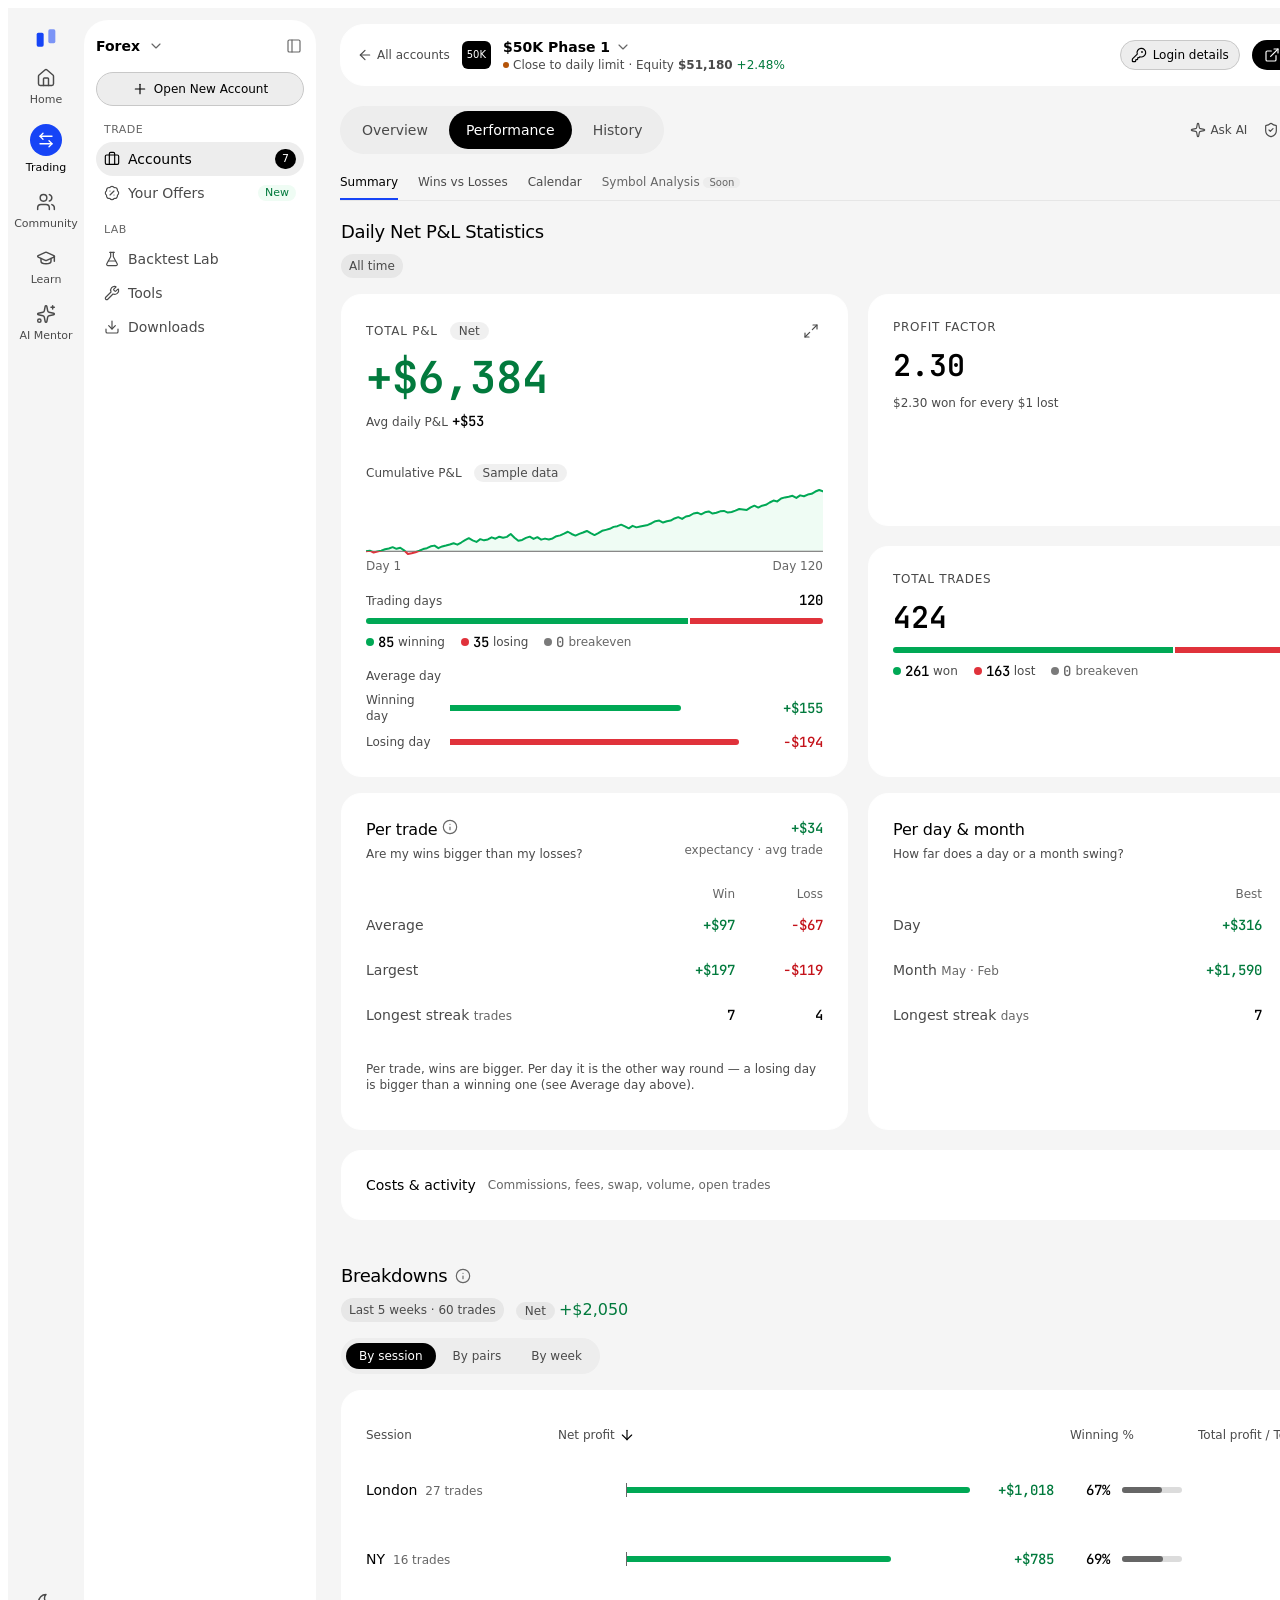
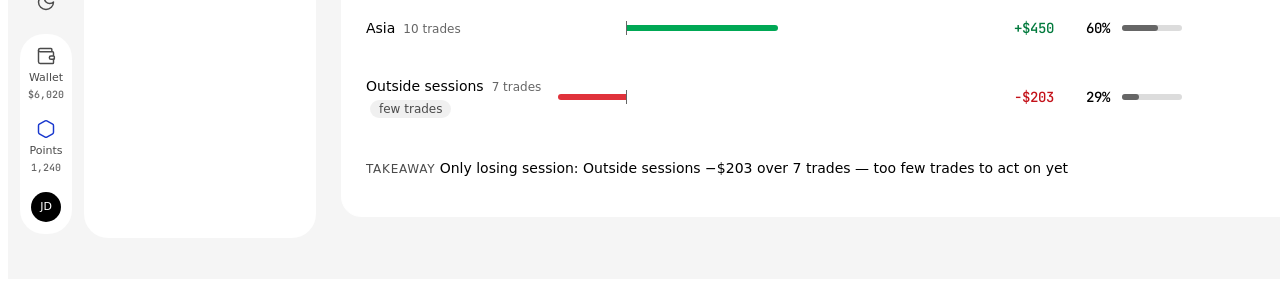
<file: prototype/tobe/figma-export.html>
<!doctype html>
<meta charset="utf-8">
<title>figma export</title>
<!-- G-119: loads the TO-BE screen at 1440 px and writes its description (figma-export.js) into #out; read by ../../figma-plugin/extract-screen.js.
     ?page=states — the illustrative «in the red» page (tobe/states.html) instead of the TO-BE screen (G-173): the screen only.
     The TO-BE page (G-174): the screen as it opens («Collapsed»), the screen with Total P&L expanded and Costs & activity open
     («Expanded»), and the states of single blocks (hover, tips, tabs, sort, Trading panel collapsed) — each with the places
     a click starts from and lands on («marks», px from the top-left of the screen or block), for the arrows in Figma. -->
<iframe id="f" style="width:1440px;height:700px;border:0"></iframe>
<pre id="out"></pre>
<script src="figma-export.js"></script>
<script>
  const q = new URLSearchParams(location.search);
  const f = document.getElementById('f');
  const STATES_PAGE = q.get('page') === 'states';
  f.src = (STATES_PAGE ? 'states.html' : 'index.html') + '?shot&theme=' + (q.get('theme') || 'light') + '&side=' + (q.get('side') || 'expanded');
  const wait = ms => new Promise(r => setTimeout(r, ms));
  f.addEventListener('load', async () => {
    const d = f.contentDocument;
    const $ = s => d.querySelector(s);
    await d.fonts.ready;
    await wait(300);
    const fit = async () => { // the viewport = the page: sticky columns as tall as the page, like the Figma frame
      for (let i = 0; i < 4; i++) {
        const h = Math.ceil($('.main') ? $('.main').scrollHeight : d.documentElement.scrollHeight);
        if (Math.abs(f.clientHeight - h - 29) < 2) break; // the side columns are 100vh − 29 px (the prototype ribbon)
        f.style.height = (h + 29) + 'px';
        await wait(300);
      }
    };
    await fit();
    const rel = (el, root) => { const a = el.getBoundingClientRect(), b = root.getBoundingClientRect(); return { x: Math.round(a.left - b.left), y: Math.round(a.top - b.top), w: Math.round(a.width), h: Math.round(a.height) }; };
    const markAll = (root, list) => { const m = {}; for (const [k, sel] of list) { const el = typeof sel === 'string' ? $(sel) : sel; if (el) m[k] = rel(el, root); } return m; };
    // the expanded card is a state of the screen, not a KPI Card variant: a frame built from the same components (Line Chart lg, Segmented Control, Split Bar, Pair Bar, Tag)
    const plain = n => { if (n.variant && 'expanded' in n.variant) { delete n.comp; delete n.variant; n.frame = 'Total P&L card · expanded'; } (n.kids || []).forEach(plain); return n; };

    const r = window.figmaExport(d, q.get('root') || '.app');
    const app = $('.app');
    r.extras = [];
    r.states = [];
    if (STATES_PAGE) { document.getElementById('out').textContent = JSON.stringify(r); document.title = 'done'; return; }

    // where the clicks start on the screen as it opens
    const panel = $('.breakdown-table:not([hidden])') || $('.breakdown-table');
    r.marks = markAll(app, [
      ['expand', '[data-chart-toggle]'], ['costs', 'details.disclosure > summary'], ['chart', '.kpi-card[data-size="hero"] .line-chart'],
      ['tipQuality', '[aria-controls="tip-quality"]'], ['tipBd', '[aria-controls="tip-bd"]'],
      ['tabPair', '[data-tab="pair"]'], ['tabWeek', '[data-tab="week"]'], ['sort', panel && panel.querySelector('.breakdown-row__rate[data-sort]')],
      ['side', '.collapse[data-side-toggle]'],
    ]);
    r.blocks = [];
    const block = async (name, sel, overlaySel, at) => {
      const root = $(sel), tree = window.figmaExport(d, sel).tree;
      const overlays = [];
      if (overlaySel && $(overlaySel)) overlays.push(Object.assign({ tree: window.figmaExport(d, overlaySel).tree }, rel($(overlaySel), root)));
      r.blocks.push({ name, tree, overlays, w: root.getBoundingClientRect().width, at });
      return tree;
    };

    // the Breakdowns tip opened by a click — its panel is the «Info Tip · state=open» variant
    const bdTrigger = $('[aria-controls="tip-bd"]');
    if (bdTrigger) {
      bdTrigger.click(); await wait(400);
      r.extras.push(window.figmaExport(d, '#tip-bd').tree);
      await block('Info tip · Breakdowns', '.stat-block:has([aria-controls="tip-bd"]) > .stat-block__header', '#tip-bd', 'tipBd');
      bdTrigger.click(); await wait(300);
    }
    const qTrigger = $('[aria-controls="tip-quality"]');
    if (qTrigger) {
      qTrigger.click(); await wait(400);
      await block('Info tip · Per trade', '.stat-group:has([aria-controls="tip-quality"])', '#tip-quality', 'tipQuality');
      qTrigger.click(); await wait(300);
    }
    // the small chart under the cursor: the line to the left in colour, the day and the running total in a tip
    const svg = $('.kpi-card[data-size="hero"] .line-chart__svg');
    if (svg) {
      const b = svg.getBoundingClientRect();
      svg.dispatchEvent(new PointerEvent('pointermove', { bubbles: true, clientX: b.left + b.width * 0.62, clientY: b.top + b.height / 2, pointerType: 'mouse' }));
      await wait(500);
      await block('Chart · hover', '.kpi-card[data-size="hero"]', '.chart-tip:popover-open', 'chart');
      svg.dispatchEvent(new PointerEvent('pointerleave', { bubbles: false }));
      await wait(300);
    }
    // Breakdowns: the other two tabs, then a sort by another column
    const bd = '.stat-block:has([aria-controls="tip-bd"])';
    for (const [tab, name, at] of [['pair', 'Breakdowns · By pairs', 'tabPair'], ['week', 'Breakdowns · By week', 'tabWeek']]) {
      const t = $('[data-tab="' + tab + '"]'); if (!t) continue;
      t.click(); await wait(400);
      await block(name, bd, null, at);
    }
    const first = $('[data-tab="session"]'); if (first) { first.click(); await wait(400); }
    const vis = $('.breakdown-table:not([hidden])');
    const rate = vis && vis.querySelector('.breakdown-row__rate[data-sort]');
    if (rate) {
      rate.click(); await wait(400);
      await block('Breakdowns · sorted by Winning %', bd, null, 'sort');
      const net = vis.querySelector('.breakdown-row__net[data-sort]'); if (net) { net.click(); await wait(300); } // back to Net profit, high → low
    }

    // states the screen shows closed: Costs & activity open — its own frame in Figma
    const det = $('details.disclosure');
    if (det) {
      det.open = true; await wait(500);
      r.states.push({ name: 'Costs & activity · open', tree: window.figmaExport(d, 'details.disclosure').tree });
      det.open = false; await wait(300);
    }
    // G-143: the Total P&L card expanded (G-139…G-141) — the stat block as it then looks; no morph while exporting
    const grow = $('[data-chart-toggle]');
    if (grow) {
      d.startViewTransition = undefined;
      grow.click(); await wait(600);
      if ($('.kpi-card[data-expanded]')) r.states.push({ name: 'Total P&L · expanded', tree: plain(window.figmaExport(d, '.stat-block:has(.kpi-card[data-expanded])').tree) });
      // G-174: the whole screen with the card expanded and Costs & activity open
      if (det) { det.open = true; await wait(400); }
      await fit();
      const e = window.figmaExport(d, '.app');
      r.screens = [{ name: 'Expanded', tree: plain(e.tree), height: e.height,
        marks: markAll($('.app'), [['hero', '.kpi-card[data-expanded]'], ['costs', 'details.disclosure'], ['period', '.kpi-card[data-expanded] .segmented']]) }];
      if (det) det.open = false;
      $('[data-chart-toggle]').click(); await wait(400);
      await fit();
    }
    // the Trading panel collapsed to its icon strip (G-71…G-73) — a variant of the component, and a block
    const toggle = $('.collapse[data-side-toggle]');
    if (toggle) {
      toggle.click(); await wait(600);
      const side = window.figmaExport(d, '.side').tree;
      r.extras.push(side);
      r.blocks.push({ name: 'Trading panel · collapsed', tree: JSON.parse(JSON.stringify(side)), overlays: [], w: $('.side').getBoundingClientRect().width, at: 'side' });
      const back = $('[data-logo-expand]') || toggle; back.click();
      await wait(400);
    }
    document.getElementById('out').textContent = JSON.stringify(r);
    document.title = 'done';
  });
</script>
</file>
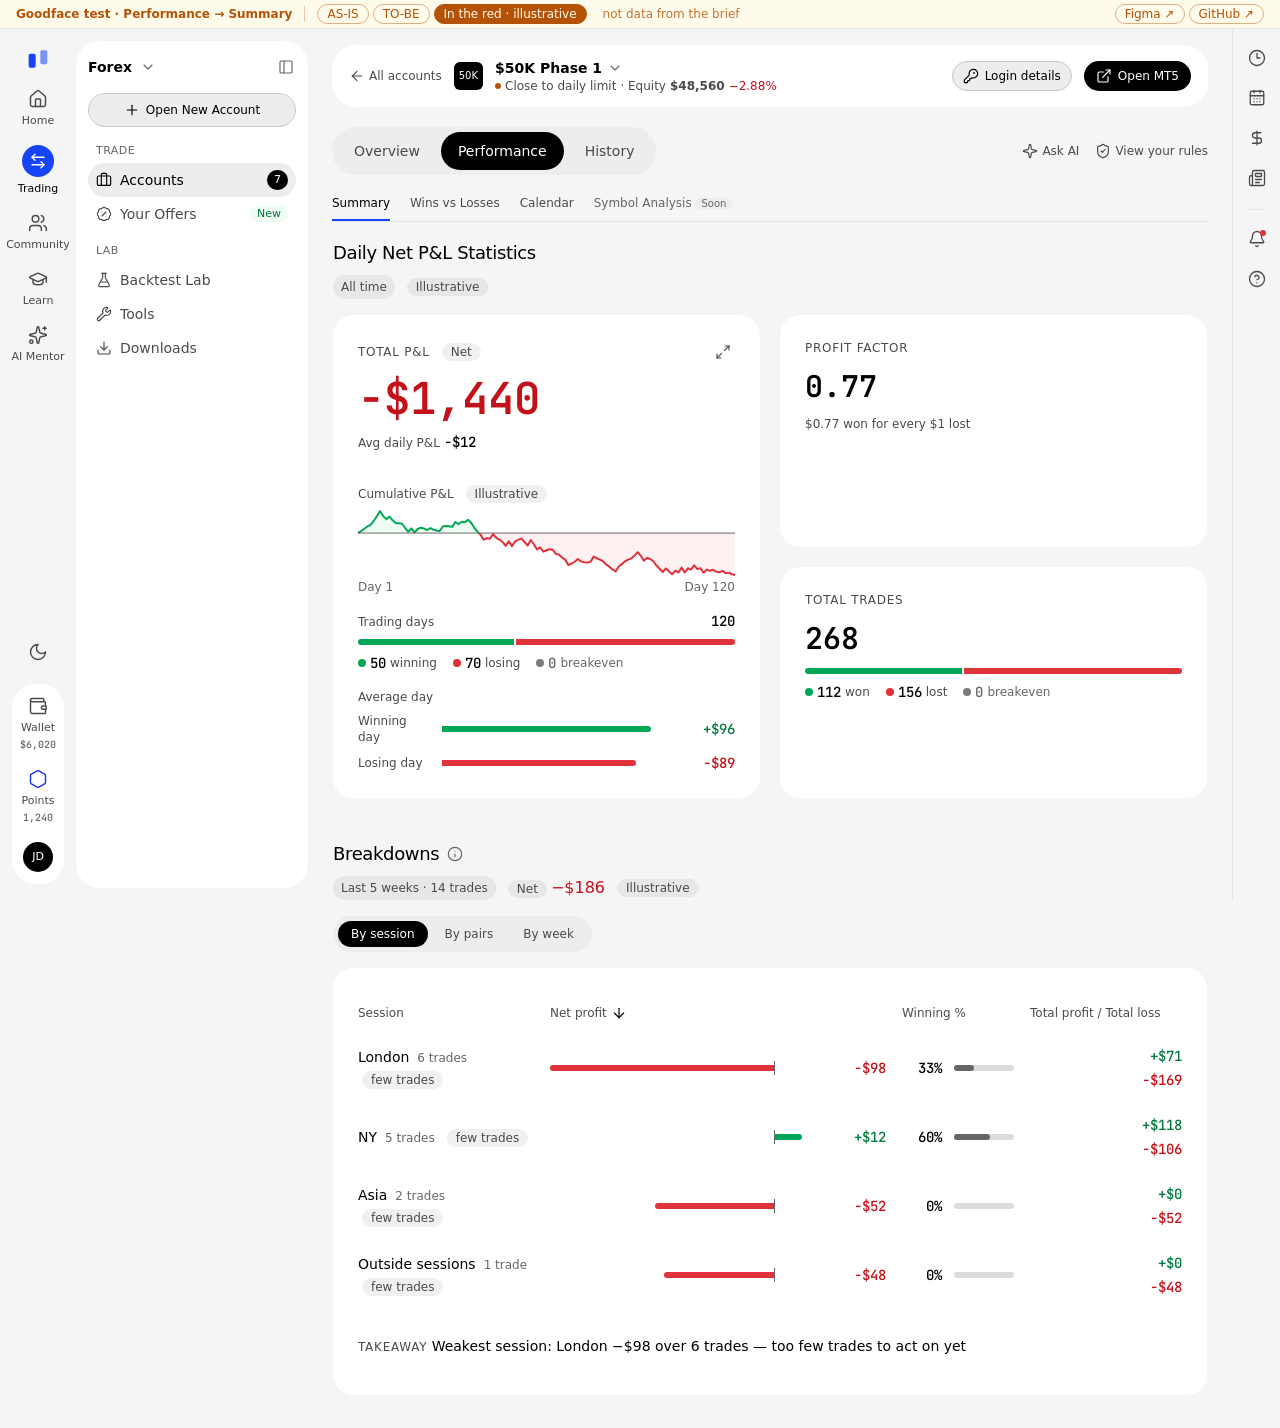
<file: prototype/tobe/states.html>
<!DOCTYPE html>
<html lang="en" data-look="r3" data-theme="light">
<head>
<meta charset="utf-8">
<meta name="viewport" content="width=device-width, initial-scale=1">
<link rel="icon" href="data:,">
<title>Illustrative state · in the red — to-be (Goodface test)</title>
<link rel="stylesheet" href="https://rsms.me/inter/inter.css">
<link rel="stylesheet" href="https://fonts.googleapis.com/css2?family=JetBrains+Mono:wght@400;500;600;700&display=swap">
<link rel="stylesheet" href="../tokens.css">
<link rel="stylesheet" href="../styles.css">
<link rel="stylesheet" href="components.css">
<link rel="stylesheet" href="../theme.css">
</head>
<body>
<div class="ribbon"><nav class="ribbon__nav" aria-label="Project pages"><span class="ribbon__title">Goodface test · Performance → Summary</span><a class="ribbon__link" href="../index.html">AS-IS</a><a class="ribbon__link" href="../tobe/">TO-BE</a><a class="ribbon__link" href="../tobe/states.html" aria-current="page">In the red · illustrative</a></nav><span class="ribbon__note">not data from the brief</span><span class="ribbon__ext"><a href="https://www.figma.com/design/oTmMXyET5wu1Llx2WU9Gsi/VSavchenko-test-task--Goodface-?node-id=5-3422" target="_blank" rel="noopener">Figma ↗</a><a href="https://github.com/clclclock/goodface-test" target="_blank" rel="noopener">GitHub ↗</a></span></div>
<div class="app">
  <!-- 1 · Areas rail -->
  <nav class="areas">
    <span class="brand-mark" data-clear role="img" aria-label="Platform logo"><svg viewBox="6 6.5 24 24" width="28" height="28" aria-hidden="true"><g><rect x="10" y="14" width="6" height="12" rx="1.4" style="fill: var(--logo-fill)"/></g><g style="opacity: .55"><rect x="20" y="11" width="6" height="12" rx="1.4" style="fill: var(--logo-fill)"/></g></svg></span>
    <a class="area"><i data-icon="house"></i><span>Home</span></a>
    <a class="area on" data-side-toggle role="button" tabindex="0" title="Show / hide the Trading panel"><span class="area-ico"><i data-icon="arrow-left-right"></i></span><span>Trading</span></a>
    <a class="area"><i data-icon="users"></i><span>Community</span></a>
    <a class="area"><i data-icon="graduation-cap"></i><span>Learn</span></a>
    <a class="area"><i data-icon="sparkles"></i><span>AI Mentor</span></a>
    <div class="spacer"></div>
    <button type="button" class="area-theme" data-theme-toggle aria-label="Switch to dark theme" title="Switch to dark theme"><i data-icon="moon"></i></button>
    <div class="account-box">
      <a class="area"><i data-icon="wallet"></i><span>Wallet</span><b class="mono">$6,020</b></a>
      <a class="area pts"><i data-icon="hexagon"></i><span>Points</span><b class="mono">1,240</b></a>
      <span class="avatar">JD</span>
    </div>
  </nav>

  <!-- 2 · Section sidebar -->
  <aside class="side">
    <div class="brand"><span class="logo" data-logo-expand tabindex="-1" aria-label="Expand the Trading panel"><i class="logo__mark" data-icon="arrow-left-right"></i><i class="logo__expand" data-icon="panel-left"></i></span> Forex <i class="chev" data-icon="chevron-down"></i><span class="spacer"></span><button type="button" class="collapse" data-side-toggle aria-label="Hide the Trading panel" aria-expanded="true"><i data-icon="panel-left"></i></button></div>
    <button class="btn-outline"><i data-icon="plus"></i> Open New Account</button>
    <div class="nav-label">TRADE</div>
    <a class="nav active"><i data-icon="briefcase"></i> Accounts <span class="count">7</span></a>
    <a class="nav"><i data-icon="badge-percent"></i> Your Offers <span class="chip-new">New</span></a>
    <div class="nav-label">LAB</div>
    <a class="nav"><i data-icon="flask-conical"></i> Backtest Lab</a>
    <a class="nav"><i data-icon="wrench"></i> Tools</a>
    <a class="nav"><i data-icon="download"></i> Downloads</a>
  </aside>

  <main class="main">
    <header class="topbar">
      <a class="back"><i data-icon="arrow-left"></i> All accounts</a>
      <span class="acc-badge">50K</span>
      <div class="acc">
        <div class="acc-name"><span id="acc-name">$50K Phase 1</span> <i class="chev" data-icon="chevron-down"></i></div>
        <div class="acc-meta"><span class="dot-warn"></span><span id="acc-status">Close to daily limit</span> · Equity <b id="acc-eq">$48,560</b> <span class="neg" id="acc-ch">−2.88%</span></div>
      </div>
      <div class="spacer"></div>
      <button class="btn-ghost"><i data-icon="key-round"></i> Login details</button>
      <button class="btn-dark"><i data-icon="external-link"></i> Open MT5</button>
    </header>

    <div class="tabs-row">
      <div class="segmented" data-size="lg"><span class="segmented__item" data-state="default">Overview</span><span class="segmented__item" data-state="active">Performance</span><span class="segmented__item" data-state="default">History</span></div>
      <div class="spacer"></div>
      <a class="link"><i data-icon="sparkle"></i> Ask AI</a>
      <a class="link"><i data-icon="shield-check"></i> View your rules</a>
    </div>
    <div class="subtabs">
      <span class="sub on">Summary</span><span class="sub">Wins vs Losses</span><span class="sub">Calendar</span>
      <span class="sub off">Symbol Analysis <span class="soon">Soon</span></span>
    </div>

    <!-- ═══ TO-BE · Summary content (Figma frame «Summary») ═══ -->
    <div class="summary-content">

      <!-- Stat Block · Daily Net P&L Statistics -->
      <section class="stat-block">
        <header class="stat-block__header">
          <span class="stat-block__heading"><span class="stat-block__title">Daily Net P&amp;L Statistics</span></span>
          <div class="stat-block__meta"><span class="period-tag">All time</span><span class="tag">Illustrative</span></div>
        </header>
        <div class="stat-block__body">
            <div class="stat-block__col">
              <div class="kpi-card" data-size="hero" data-tone="negative">
                <div class="kpi-card__section">
                  <div class="kpi-card__head">
                    <span class="kpi-card__label">Total P&amp;L</span>
                    <span class="tag">Net</span>
                  </div>
                  <span class="kpi-card__value">−$1,440</span>
                  <span class="kpi-card__hint">Avg daily P&amp;L <b>−$12</b></span>
                </div>

                <div class="kpi-card__divider"></div>

                <div class="split-bar">
                  <div class="split-bar__title"><span>Trading days</span><b>120</b></div>
                  <div class="split-bar__track">
                    <span class="split-bar__part" data-tone="positive" style="flex-grow:50"></span>
                    <span class="split-bar__part" data-tone="negative" style="flex-grow:70"></span>
                  </div>
                  <div class="split-bar__legend">
                    <span class="split-bar__key"><i class="split-bar__dot" data-tone="positive"></i><b>50</b> winning</span>
                    <span class="split-bar__key"><i class="split-bar__dot" data-tone="negative"></i><b>70</b> losing</span>
                    <span class="split-bar__key" data-muted="true"><i class="split-bar__dot" data-tone="neutral"></i><b>0</b> breakeven</span>
                  </div>
                </div>

                <div class="pair-bar">
                  <span class="pair-bar__title">Average day</span>
                  <div class="pair-bar__row" data-tone="positive">
                    <span class="pair-bar__label">Winning day</span>
                    <span class="pair-bar__track"><i class="pair-bar__fill" style="flex-grow:96"></i></span>
                    <span class="pair-bar__value">+$96</span>
                  </div>
                  <div class="pair-bar__row" data-tone="negative">
                    <span class="pair-bar__label">Losing day</span>
                    <span class="pair-bar__track"><i class="pair-bar__fill" style="flex-grow:89"></i><i class="pair-bar__rest" style="flex-grow:7"></i></span>
                    <span class="pair-bar__value">−$89</span>
                  </div>
                </div>
              </div>
            </div>

            <div class="stat-block__col">
              <div class="kpi-card" data-size="md" data-tone="neutral">
                <span class="kpi-card__label">Profit factor</span>
                <span class="kpi-card__value">0.77</span>
                <span class="kpi-card__hint">$0.77 won for every $1 lost</span>
              </div>
              <div class="kpi-card" data-size="md" data-tone="neutral">
                <span class="kpi-card__label">Total trades</span>
                <span class="kpi-card__value">268</span>
                <div class="split-bar">
                  <div class="split-bar__track">
                    <span class="split-bar__part" data-tone="positive" style="flex-grow:112"></span>
                    <span class="split-bar__part" data-tone="negative" style="flex-grow:156"></span>
                  </div>
                  <div class="split-bar__legend">
                    <span class="split-bar__key"><i class="split-bar__dot" data-tone="positive"></i><b>112</b> won</span>
                    <span class="split-bar__key"><i class="split-bar__dot" data-tone="negative"></i><b>156</b> lost</span>
                    <span class="split-bar__key" data-muted="true"><i class="split-bar__dot" data-tone="neutral"></i><b>0</b> breakeven</span>
                  </div>
                </div>
              </div>
            </div>
          </div>
        
      </section>

      <!-- Stat Block · Breakdowns -->
      <section class="stat-block">
          <header class="stat-block__header">
            <span class="stat-block__heading"><span class="stat-block__title">Breakdowns</span><button class="info-tip__trigger" aria-expanded="false" aria-controls="tip-bd" aria-label="What these terms mean"><i data-icon="info"></i></button></span>
            <div class="stat-block__meta"><span class="period-tag">Last 5 weeks · 14 trades</span><span class="stat-block__total" data-tone="negative"><span class="tag">Net</span><b>−$186</b></span><span class="tag">Illustrative</span></div>
          </header>
          <div class="info-tip" id="tip-bd" data-state="closed" data-placement="top" hidden><div class="info-tip__panel"><div class="info-tip__item"><b class="info-tip__term">Winning %</b><span class="info-tip__text">Share of trades that closed in profit.</span></div><div class="info-tip__item"><b class="info-tip__term">Session</b><span class="info-tip__text">Asia, London or New York trading hours. Outside sessions — trades opened between them.</span></div></div><div class="info-tip__tail"><i class="info-tip__arrow"></i></div></div>
          <div class="segmented" role="tablist" aria-label="Breakdown">
            <button class="segmented__item" role="tab" data-state="active" aria-selected="true" aria-controls="bd-session" data-tab="session">By session</button>
            <button class="segmented__item" role="tab" data-state="default" aria-selected="false" aria-controls="bd-pair" data-tab="pair">By pairs</button>
            <button class="segmented__item" role="tab" data-state="default" aria-selected="false" aria-controls="bd-week" data-tab="week">By week</button>
          </div>
          <div class="breakdown-table" role="tabpanel" id="bd-session" data-panel="session">
            <div class="breakdown-row" data-kind="head">
              <span class="breakdown-row__name" data-sort="none">Session</span>
              <span class="breakdown-row__net" data-sort="desc">Net profit</span>
              <span class="breakdown-row__rate" data-sort="none">Winning %</span>
              <span class="breakdown-row__pl" data-sort="none">Total profit / Total loss</span>
            </div>
            <div class="breakdown-row" data-sample="low">
              <span class="breakdown-row__name"><b>London</b><small>6 trades</small><span class="tag">few trades</span></span>
              <span class="breakdown-row__net"><span class="diverge-bar"><span class="diverge-bar__half" data-side="negative" style="flex-grow:98"><i class="diverge-bar__fill" style="flex-grow:98"></i></span><span class="diverge-bar__half" data-side="positive" style="flex-grow:12"><i class="diverge-bar__rest" style="flex-grow:12"></i></span></span><span class="breakdown-row__num" data-tone="negative">−$98</span></span>
              <span class="breakdown-row__rate"><span class="breakdown-row__num">33%</span><span class="rate-bar"><i class="rate-bar__fill" style="flex-grow:33"></i><i class="rate-bar__rest" style="flex-grow:67"></i></span></span>
              <span class="breakdown-row__pl"><span class="mini-bar" data-tone="positive" data-bar="none"><span class="mini-bar__value">+$71</span></span><span class="mini-bar" data-tone="negative" data-bar="none"><span class="mini-bar__value">−$169</span></span></span>
            </div>
            <div class="breakdown-row" data-sample="low">
              <span class="breakdown-row__name"><b>NY</b><small>5 trades</small><span class="tag">few trades</span></span>
              <span class="breakdown-row__net"><span class="diverge-bar"><span class="diverge-bar__half" data-side="negative" style="flex-grow:98"><i class="diverge-bar__rest" style="flex-grow:98"></i></span><span class="diverge-bar__half" data-side="positive" style="flex-grow:12"><i class="diverge-bar__fill" style="flex-grow:12"></i></span></span><span class="breakdown-row__num" data-tone="positive">+$12</span></span>
              <span class="breakdown-row__rate"><span class="breakdown-row__num">60%</span><span class="rate-bar"><i class="rate-bar__fill" style="flex-grow:60"></i><i class="rate-bar__rest" style="flex-grow:40"></i></span></span>
              <span class="breakdown-row__pl"><span class="mini-bar" data-tone="positive" data-bar="none"><span class="mini-bar__value">+$118</span></span><span class="mini-bar" data-tone="negative" data-bar="none"><span class="mini-bar__value">−$106</span></span></span>
            </div>
            <div class="breakdown-row" data-sample="low">
              <span class="breakdown-row__name"><b>Asia</b><small>2 trades</small><span class="tag">few trades</span></span>
              <span class="breakdown-row__net"><span class="diverge-bar"><span class="diverge-bar__half" data-side="negative" style="flex-grow:98"><i class="diverge-bar__rest" style="flex-grow:46"></i><i class="diverge-bar__fill" style="flex-grow:52"></i></span><span class="diverge-bar__half" data-side="positive" style="flex-grow:12"><i class="diverge-bar__rest" style="flex-grow:12"></i></span></span><span class="breakdown-row__num" data-tone="negative">−$52</span></span>
              <span class="breakdown-row__rate"><span class="breakdown-row__num">0%</span><span class="rate-bar"><i class="rate-bar__rest" style="flex-grow:100"></i></span></span>
              <span class="breakdown-row__pl"><span class="mini-bar" data-tone="positive" data-bar="none"><span class="mini-bar__value">+$0</span></span><span class="mini-bar" data-tone="negative" data-bar="none"><span class="mini-bar__value">−$52</span></span></span>
            </div>
            <div class="breakdown-row" data-sample="low">
              <span class="breakdown-row__name"><b>Outside sessions</b><small>1 trade</small><span class="tag">few trades</span></span>
              <span class="breakdown-row__net"><span class="diverge-bar"><span class="diverge-bar__half" data-side="negative" style="flex-grow:98"><i class="diverge-bar__rest" style="flex-grow:50"></i><i class="diverge-bar__fill" style="flex-grow:48"></i></span><span class="diverge-bar__half" data-side="positive" style="flex-grow:12"><i class="diverge-bar__rest" style="flex-grow:12"></i></span></span><span class="breakdown-row__num" data-tone="negative">−$48</span></span>
              <span class="breakdown-row__rate"><span class="breakdown-row__num">0%</span><span class="rate-bar"><i class="rate-bar__rest" style="flex-grow:100"></i></span></span>
              <span class="breakdown-row__pl"><span class="mini-bar" data-tone="positive" data-bar="none"><span class="mini-bar__value">+$0</span></span><span class="mini-bar" data-tone="negative" data-bar="none"><span class="mini-bar__value">−$48</span></span></span>
            </div>
          </div>
          <div class="breakdown-table" role="tabpanel" id="bd-pair" data-panel="pair" hidden>
            <div class="breakdown-row" data-kind="head">
              <span class="breakdown-row__name" data-sort="none">Pair</span>
              <span class="breakdown-row__net" data-sort="desc">Net profit</span>
              <span class="breakdown-row__rate" data-sort="none">Winning %</span>
              <span class="breakdown-row__pl" data-sort="none">Total profit / Total loss</span>
            </div>
            <div class="breakdown-row" data-sample="low">
              <span class="breakdown-row__name"><b>EURUSD</b><small>7 trades</small><span class="tag">few trades</span></span>
              <span class="breakdown-row__net"><span class="diverge-bar"><span class="diverge-bar__half" data-side="negative" style="flex-grow:71"><i class="diverge-bar__rest" style="flex-grow:7"></i><i class="diverge-bar__fill" style="flex-grow:64"></i></span><span class="diverge-bar__half" data-side="positive" style="flex-grow:0"></span></span><span class="breakdown-row__num" data-tone="negative">−$64</span></span>
              <span class="breakdown-row__rate"><span class="breakdown-row__num">43%</span><span class="rate-bar"><i class="rate-bar__fill" style="flex-grow:43"></i><i class="rate-bar__rest" style="flex-grow:57"></i></span></span>
              <span class="breakdown-row__pl"><span class="mini-bar" data-tone="positive" data-bar="none"><span class="mini-bar__value">+$102</span></span><span class="mini-bar" data-tone="negative" data-bar="none"><span class="mini-bar__value">−$166</span></span></span>
            </div>
            <div class="breakdown-row" data-sample="low">
              <span class="breakdown-row__name"><b>GBPUSD</b><small>4 trades</small><span class="tag">few trades</span></span>
              <span class="breakdown-row__net"><span class="diverge-bar"><span class="diverge-bar__half" data-side="negative" style="flex-grow:71"><i class="diverge-bar__fill" style="flex-grow:71"></i></span><span class="diverge-bar__half" data-side="positive" style="flex-grow:0"></span></span><span class="breakdown-row__num" data-tone="negative">−$71</span></span>
              <span class="breakdown-row__rate"><span class="breakdown-row__num">25%</span><span class="rate-bar"><i class="rate-bar__fill" style="flex-grow:25"></i><i class="rate-bar__rest" style="flex-grow:75"></i></span></span>
              <span class="breakdown-row__pl"><span class="mini-bar" data-tone="positive" data-bar="none"><span class="mini-bar__value">+$41</span></span><span class="mini-bar" data-tone="negative" data-bar="none"><span class="mini-bar__value">−$112</span></span></span>
            </div>
            <div class="breakdown-row" data-sample="low">
              <span class="breakdown-row__name"><b>XAUUSD</b><small>3 trades</small><span class="tag">few trades</span></span>
              <span class="breakdown-row__net"><span class="diverge-bar"><span class="diverge-bar__half" data-side="negative" style="flex-grow:71"><i class="diverge-bar__rest" style="flex-grow:20"></i><i class="diverge-bar__fill" style="flex-grow:51"></i></span><span class="diverge-bar__half" data-side="positive" style="flex-grow:0"></span></span><span class="breakdown-row__num" data-tone="negative">−$51</span></span>
              <span class="breakdown-row__rate"><span class="breakdown-row__num">33%</span><span class="rate-bar"><i class="rate-bar__fill" style="flex-grow:33"></i><i class="rate-bar__rest" style="flex-grow:67"></i></span></span>
              <span class="breakdown-row__pl"><span class="mini-bar" data-tone="positive" data-bar="none"><span class="mini-bar__value">+$46</span></span><span class="mini-bar" data-tone="negative" data-bar="none"><span class="mini-bar__value">−$97</span></span></span>
            </div>
          </div>
          <div class="breakdown-table" role="tabpanel" id="bd-week" data-panel="week" hidden>
            <div class="breakdown-row" data-kind="head">
              <span class="breakdown-row__name" data-sort="none">Week</span>
              <span class="breakdown-row__net" data-sort="none">Net profit</span>
              <span class="breakdown-row__rate" data-sort="none">Winning %</span>
              <span class="breakdown-row__pl" data-sort="none">Total profit / Total loss</span>
            </div>
            <div class="breakdown-row" data-sample="low">
              <span class="breakdown-row__name"><b>Wk 1</b><small>3 trades</small><span class="tag">few trades</span></span>
              <span class="breakdown-row__net"><span class="diverge-bar"><span class="diverge-bar__half" data-side="negative" style="flex-grow:59"><i class="diverge-bar__rest" style="flex-grow:52"></i><i class="diverge-bar__fill" style="flex-grow:7"></i></span><span class="diverge-bar__half" data-side="positive" style="flex-grow:0"></span></span><span class="breakdown-row__num" data-tone="negative">−$7</span></span>
              <span class="breakdown-row__rate"><span class="breakdown-row__num">33%</span><span class="rate-bar"><i class="rate-bar__fill" style="flex-grow:33"></i><i class="rate-bar__rest" style="flex-grow:67"></i></span></span>
              <span class="breakdown-row__pl"><span class="mini-bar" data-tone="positive" data-bar="none"><span class="mini-bar__value">+$52</span></span><span class="mini-bar" data-tone="negative" data-bar="none"><span class="mini-bar__value">−$59</span></span></span>
            </div>
            <div class="breakdown-row" data-sample="low">
              <span class="breakdown-row__name"><b>Wk 2</b><small>4 trades</small><span class="tag">few trades</span></span>
              <span class="breakdown-row__net"><span class="diverge-bar"><span class="diverge-bar__half" data-side="negative" style="flex-grow:59"><i class="diverge-bar__rest" style="flex-grow:20"></i><i class="diverge-bar__fill" style="flex-grow:39"></i></span><span class="diverge-bar__half" data-side="positive" style="flex-grow:0"></span></span><span class="breakdown-row__num" data-tone="negative">−$39</span></span>
              <span class="breakdown-row__rate"><span class="breakdown-row__num">50%</span><span class="rate-bar"><i class="rate-bar__fill" style="flex-grow:50"></i><i class="rate-bar__rest" style="flex-grow:50"></i></span></span>
              <span class="breakdown-row__pl"><span class="mini-bar" data-tone="positive" data-bar="none"><span class="mini-bar__value">+$66</span></span><span class="mini-bar" data-tone="negative" data-bar="none"><span class="mini-bar__value">−$105</span></span></span>
            </div>
            <div class="breakdown-row" data-sample="low">
              <span class="breakdown-row__name"><b>Wk 3</b><small>3 trades</small><span class="tag">few trades</span></span>
              <span class="breakdown-row__net"><span class="diverge-bar"><span class="diverge-bar__half" data-side="negative" style="flex-grow:59"><i class="diverge-bar__fill" style="flex-grow:59"></i></span><span class="diverge-bar__half" data-side="positive" style="flex-grow:0"></span></span><span class="breakdown-row__num" data-tone="negative">−$59</span></span>
              <span class="breakdown-row__rate"><span class="breakdown-row__num">33%</span><span class="rate-bar"><i class="rate-bar__fill" style="flex-grow:33"></i><i class="rate-bar__rest" style="flex-grow:67"></i></span></span>
              <span class="breakdown-row__pl"><span class="mini-bar" data-tone="positive" data-bar="none"><span class="mini-bar__value">+$41</span></span><span class="mini-bar" data-tone="negative" data-bar="none"><span class="mini-bar__value">−$100</span></span></span>
            </div>
            <div class="breakdown-row" data-sample="low">
              <span class="breakdown-row__name"><b>Wk 4</b><small>2 trades</small><span class="tag">few trades</span></span>
              <span class="breakdown-row__net"><span class="diverge-bar"><span class="diverge-bar__half" data-side="negative" style="flex-grow:59"><i class="diverge-bar__rest" style="flex-grow:4"></i><i class="diverge-bar__fill" style="flex-grow:55"></i></span><span class="diverge-bar__half" data-side="positive" style="flex-grow:0"></span></span><span class="breakdown-row__num" data-tone="negative">−$55</span></span>
              <span class="breakdown-row__rate"><span class="breakdown-row__num">0%</span><span class="rate-bar"><i class="rate-bar__rest" style="flex-grow:100"></i></span></span>
              <span class="breakdown-row__pl"><span class="mini-bar" data-tone="positive" data-bar="none"><span class="mini-bar__value">+$0</span></span><span class="mini-bar" data-tone="negative" data-bar="none"><span class="mini-bar__value">−$55</span></span></span>
            </div>
            <div class="breakdown-row" data-sample="low">
              <span class="breakdown-row__name"><b>Wk 5</b><small>2 trades</small><span class="tag">few trades</span></span>
              <span class="breakdown-row__net"><span class="diverge-bar"><span class="diverge-bar__half" data-side="negative" style="flex-grow:59"><i class="diverge-bar__rest" style="flex-grow:33"></i><i class="diverge-bar__fill" style="flex-grow:26"></i></span><span class="diverge-bar__half" data-side="positive" style="flex-grow:0"></span></span><span class="breakdown-row__num" data-tone="negative">−$26</span></span>
              <span class="breakdown-row__rate"><span class="breakdown-row__num">50%</span><span class="rate-bar"><i class="rate-bar__fill" style="flex-grow:50"></i><i class="rate-bar__rest" style="flex-grow:50"></i></span></span>
              <span class="breakdown-row__pl"><span class="mini-bar" data-tone="positive" data-bar="none"><span class="mini-bar__value">+$30</span></span><span class="mini-bar" data-tone="negative" data-bar="none"><span class="mini-bar__value">−$56</span></span></span>
            </div>
          </div>
        </section>

    </div>
  </main>

  <!-- 3 · Tools rail -->
  <aside class="rail">
    <a title="Forex Clock"><i data-icon="clock-3"></i></a>
    <a title="Economic Calendar"><i data-icon="calendar-days"></i></a>
    <a title="Price"><i data-icon="dollar-sign"></i></a>
    <a title="Headlines"><i data-icon="newspaper"></i></a>
    <span class="sep"></span>
    <a title="Notifications" class="bell"><i data-icon="bell"></i></a>
    <a title="Help &amp; Support"><i data-icon="circle-help"></i></a>
  </aside>
</div>
<script src="../icons.js"></script>
<script>/* ?shot — screenshots for the deck: no prototype ribbon */ if (new URLSearchParams(location.search).has('shot')) { const r = document.querySelector('.ribbon'); if (r) r.remove(); }</script>
<script>/* G-135…G-138, main variant since G-143: the cumulative P&L line (equity curve) on the SAMPLE days of G-134 (0 → exactly +$6,384).
   Hover as on Kraken (cursor, point, tip; after the cursor a grey line over dots, bright at the top, fading downwards); expand (G-139) → the whole Total P&L
   card takes the bento area with a period switch 1W · 1M · 3M · All (5 · 21 · 63 · 120 trading days); the other cards move down. */
document.addEventListener('DOMContentLoaded', () => { const chart = new URLSearchParams(location.search).get('chart'); if (chart === 'bar' || chart === 'daily') return; // G-143: the line is the main variant; ?chart=bar — the split bar of G-60
  const ALL = [68,79,80,51,138,163,178,-171,-109,90,-124,-94,-15,-15,-143,-133,117,-142,120,46,-25,-55,68,-55,-31,-15,154,21,-15,-19,167,-76,84,-15,87,-104,-167,-140,-103,-172,48,-17,158,-125,-61,-81,-139,161,-167,162,55,49,-128,-116,189,-154,-172,77,-151,48,37,-21,-138,-30,-101,-77,-180,53,63,96,-83,-28,-15,25,181,-56,-48,-55,-114,-71,-99,-69,172,81,100,54,39,98,120,-121,-169,95,-37,-78,-148,-112,-109,120,-99,-104,125,-60,167,-164,142,-47,150,-128,29,-159,110,-42,35,-61,-28,50,-77,18,-55,-26];
  const W = 1000, H = 100;
  const money = v => (v < 0 ? '−' : '+') + '$' + Math.abs(v).toLocaleString('en-US');
  const icon = n => '<i data-icon="' + n + '" aria-hidden="true">' + ((window.ICONS || {})[n] || '') + '</i>';
  // a period = the last k trading days, P&L summed from 0 at its start
  const series = k => {
    const D = ALL.slice(ALL.length - k), first = ALL.length - k; let c = 0; const cum = [0].concat(D.map(v => c += v));
    const lo = Math.min(0, ...cum), hi = Math.max(0, ...cum), N = cum.length - 1, span = (hi - lo) || 1;
    const X = i => Math.round(i / N * W * 10) / 10, Y = v => Math.round((hi - v) / span * H * 100) / 100, Z = Y(0);
    const pts = cum.map((v, i) => X(i) + ',' + Y(v)).join(' ');
    return { k, D, first, cum, lo, hi, N, X, Y, Z, pts, area: '0,' + Z + ' ' + pts + ' ' + W + ',' + Z };
  };
  const tip = document.createElement('div'); tip.className = 'chart-tip'; tip.setAttribute('popover', 'manual'); document.body.appendChild(tip);
  let active = null; // the chart under the cursor: { el, leave }
  const svg = (id, s) => '<svg class="line-chart__svg" viewBox="0 0 ' + W + ' ' + H + '" preserveAspectRatio="none" aria-hidden="true"><defs>'
    + '<clipPath id="' + id + '-up"><rect x="0" y="-10" width="' + W + '" height="' + (s.Z + 10) + '"/></clipPath><clipPath id="' + id + '-dn"><rect x="0" y="' + s.Z + '" width="' + W + '" height="' + (H - s.Z + 10) + '"/></clipPath>'
    + '<clipPath id="' + id + '-left"><rect class="lc-left" x="-10" y="-10" width="' + (W + 20) + '" height="' + (H + 20) + '"/></clipPath><clipPath id="' + id + '-right"><rect class="lc-right" x="' + (W + 10) + '" y="-10" width="0" height="' + (H + 20) + '"/></clipPath>'
    + '<pattern id="' + id + '-dots" class="lc-pattern" patternUnits="userSpaceOnUse" width="6" height="6"><ellipse class="line-chart__dot" cx="3" cy="3" rx="0.8" ry="0.8"/></pattern>'
    + '<linearGradient id="' + id + '-fade" x1="0" y1="0" x2="0" y2="1"><stop offset="0" stop-color="#fff" stop-opacity="1"/><stop offset="1" stop-color="#fff" stop-opacity="0"/></linearGradient>'
    + '<mask id="' + id + '-mask" maskContentUnits="objectBoundingBox"><rect width="1" height="1" fill="url(#' + id + '-fade)"/></mask></defs>'
    + '<g clip-path="url(#' + id + '-left)"><polygon class="line-chart__area" data-tone="positive" clip-path="url(#' + id + '-up)" points="' + s.area + '"/>'
    + '<polygon class="line-chart__area" data-tone="negative" clip-path="url(#' + id + '-dn)" points="' + s.area + '"/></g>'
    + '<g clip-path="url(#' + id + '-right)"><polygon class="line-chart__area" style="fill:url(#' + id + '-dots)" mask="url(#' + id + '-mask)" points="' + s.area + '"/></g>'
    + '<line class="line-chart__axis" x1="0" y1="' + s.Z + '" x2="' + W + '" y2="' + s.Z + '"/>'
    + '<g clip-path="url(#' + id + '-left)"><polyline class="line-chart__line" data-tone="positive" clip-path="url(#' + id + '-up)" points="' + s.pts + '"/>'
    + '<polyline class="line-chart__line" data-tone="negative" clip-path="url(#' + id + '-dn)" points="' + s.pts + '"/></g>'
    + '<g clip-path="url(#' + id + '-right)"><polyline class="line-chart__line" data-tone="muted" points="' + s.pts + '"/></g>'
    + '<line class="line-chart__cursor" x1="0" y1="0" x2="0" y2="' + H + '"/>'
    + '<ellipse class="line-chart__marker" cx="0" cy="0" rx="4" ry="4"/></svg>';
  // review 2: a y scale, not «Peak / Low» labels that read as points — the top and bottom of the range and $0 at the zero line
  const yAxis = s => '<div class="line-chart__y">' + (s.lo < 0 && s.hi > 0 && s.Z > H * 0.2 && s.Z < H * 0.8 // $0 only where it does not crowd the top or bottom label
    ? '<span>' + money(s.hi) + '</span><i style="flex-grow:' + s.Z + '"></i><span>$0</span><i style="flex-grow:' + (H - s.Z) + '"></i><span>' + money(s.lo) + '</span>'
    : '<span>' + (s.hi > 0 ? money(s.hi) : '$0') + '</span><i style="flex-grow:1"></i><span>' + (s.lo < 0 ? money(s.lo) : '$0') + '</span>') + '</div>';
  const chartHtml = (id, size, s) => '<div class="line-chart" data-size="' + (size || 'sm') + '" data-tone="' + (s.cum[s.N] < 0 ? 'negative' : 'positive') + '" role="img" aria-label="Cumulative net P&L over the last ' + s.k + ' trading days — illustrative data">'
    + (size === 'lg' ? '<div class="line-chart__plot">' + svg(id, s) + yAxis(s) + '</div>' : svg(id, s))
    + '<div class="line-chart__scale"><span>Day ' + (s.first + 1) + '</span><span>Day 120</span></div></div>';
  const bind = (root, s) => {
    const el = root.querySelector('.line-chart__svg');
    const L = el.querySelector('.lc-left'), Rr = el.querySelector('.lc-right'), cur = el.querySelector('.line-chart__cursor'), mk = el.querySelector('.line-chart__marker'), pat = el.querySelector('.lc-pattern');
    const fitDots = () => { const r = el.getBoundingClientRect(); if (!r.width) return; const STEP = 9; /* px between dots (G-136: sparser) */ pat.setAttribute('width', STEP * W / r.width); pat.setAttribute('height', STEP * H / r.height); const e = pat.firstChild; e.setAttribute('cx', STEP / 2 * W / r.width); e.setAttribute('cy', STEP / 2 * H / r.height); e.setAttribute('rx', 0.8 * W / r.width); e.setAttribute('ry', 0.8 * H / r.height); };
    fitDots();
    const leave = () => {
      L.setAttribute('width', W + 20); Rr.setAttribute('x', W + 10); Rr.setAttribute('width', 0);
      delete el.dataset.hover; // the cursor and the point fade out where they were (G-142)
      if (tip.matches(':popover-open')) tip.hidePopover();
      if (active && active.el === el) active = null;
    };
    const move = e => {
      const r = el.getBoundingClientRect();
      const i = Math.max(0, Math.min(s.N, Math.round((e.clientX - r.left) / r.width * s.N)));
      const x = s.X(i), y = s.Y(s.cum[i]);
      L.setAttribute('width', x + 10); Rr.setAttribute('x', x); Rr.setAttribute('width', W - x + 10);
      cur.setAttribute('x1', x); cur.setAttribute('x2', x); el.dataset.hover = '';
      mk.setAttribute('cx', x); mk.setAttribute('cy', y); mk.setAttribute('rx', 4 * W / r.width); mk.setAttribute('ry', 4 * H / r.height);
      tip.innerHTML = '<b>' + money(s.cum[i]) + '</b><span>' + (i === 0 ? 'Start' : 'Day ' + (s.first + i) + ' · day ' + money(s.D[i - 1])) + '</span>';
      if (!tip.matches(':popover-open')) tip.showPopover();
      const t = tip.getBoundingClientRect(), px = r.left + x / W * r.width;
      tip.style.left = Math.max(r.left, Math.min(r.right - t.width, px - t.width / 2)) + 'px';
      tip.style.top = (r.top - t.height - 6) + 'px';
      active = { el, leave };
    };
    el.addEventListener('pointermove', move); el.addEventListener('pointerleave', leave);
  };
  // the cursor left the chart without a pointerleave (a fast move, a scroll) → hide everything
  const outside = e => { if (active && !active.el.contains(e.target)) active.leave(); };
  document.addEventListener('pointermove', outside, true); document.addEventListener('pointerdown', outside, true);
  window.addEventListener('scroll', () => active && active.leave(), true);

  const sb = document.querySelector('.kpi-card[data-size="hero"] .split-bar'); if (!sb) return;
  const block = sb.closest('.stat-block'), track = sb.querySelector('.split-bar__track');
  const title = sb.querySelector('.split-bar__title');
  // the expand / collapse button lives in the card's top row (TOTAL P&L · Net … ⤢), not on the chart
  const head = sb.closest('.kpi-card').querySelector('.kpi-card__head');
  const main = document.createElement('span'); main.className = 'kpi-card__head-main';
  while (head.firstChild) main.appendChild(head.firstChild);
  head.appendChild(main); head.dataset.action = '';
  head.insertAdjacentHTML('beforeend', '<span class="kpi-card__actions"><button type="button" class="icon-btn" data-chart-toggle aria-label="Expand the chart" title="Expand the chart">' + icon('maximize-2') + '</button></span>');
  const btn = head.querySelector('[data-chart-toggle]');
  const setBtn = open => { btn.innerHTML = icon(open ? 'minimize-2' : 'maximize-2'); const l = open ? 'Collapse the chart' : 'Expand the chart'; btn.setAttribute('aria-label', l); btn.title = l; btn.setAttribute('aria-expanded', open); };
  const all = series(120);
  const compact = document.createElement('div'); compact.innerHTML = chartHtml('lc-sm', '', all); const small = compact.firstChild;
  const trend = document.createElement('div'); trend.className = 'kpi-card__trend';
  trend.innerHTML = '<div class="kpi-card__trend-head"><span>Cumulative P&amp;L</span><span class="tag">Illustrative</span></div>';
  trend.appendChild(small); sb.before(trend); bind(small, all);
  const RANGES = [['1W', 5], ['1M', 21], ['3M', 63], ['All', 120]];
  // G-139: expand = the whole Total P&L card takes the bento area (Kraken's portfolio page): its numbers stay top left, the period
  // switch and the period sum sit top right, the big chart under them; Profit Factor and Total Trades become a row below.
  const hero = sb.closest('.kpi-card'), col1 = hero.parentElement, body = col1.parentElement, col2 = [...body.children].find(x => x !== col1);
  const actions = head.querySelector('.kpi-card__actions');
  const names = () => { // named parts morph from their old place to the new one (View Transitions)
    hero.style.viewTransitionName = 'tobe-hero';
    [...col2.children].forEach((c, i) => { c.style.viewTransitionName = 'tobe-kpi-' + i; });
    const next = body.nextElementSibling; if (next) next.style.viewTransitionName = 'tobe-rest';
  };
  const morph = change => {
    const ms = parseFloat(getComputedStyle(hero).getPropertyValue('--duration-expand')) || 0;
    if (!ms || !document.startViewTransition) { change(); return; }
    names(); document.startViewTransition(change).finished.then(() => { if (!btn.contains(document.activeElement)) btn.focus({ preventScroll: true }); });
  };
  let big = null, cols = null; // the expanded chart; the two columns of bars under it (G-140)
  // G-140: a new period → the line flows from the old shape to the new one instead of jumping. Both shapes are resampled to the
  // same 121 points across the width, the points and the zero line move together (duration/slow, in-out); the scale labels fade in.
  // Reduce motion → duration/slow is 0 → no motion.
  let geom = null, stop = () => {};
  const sample = s => { const M = 120, ys = []; for (let j = 0; j <= M; j++) { const f = j / M * s.N, i = Math.floor(f), t = f - i, a = s.cum[i], b = s.cum[Math.min(s.N, i + 1)]; ys.push(s.Y(a + (b - a) * t)); } return { ys, Z: s.Z }; };
  const flow = (box, A, s, ms) => {
    const el = box.querySelector('.line-chart__svg'), B = sample(s), M = B.ys.length - 1;
    const lines = el.querySelectorAll('.line-chart__line'), areas = el.querySelectorAll('.line-chart__area'), axis = el.querySelector('.line-chart__axis');
    const up = el.querySelector('clipPath[id$="-up"] rect'), dn = el.querySelector('clipPath[id$="-dn"] rect');
    const set = (pts, Z) => { lines.forEach(l => l.setAttribute('points', pts)); areas.forEach(p => p.setAttribute('points', '0,' + Z + ' ' + pts + ' ' + W + ',' + Z));
      axis.setAttribute('y1', Z); axis.setAttribute('y2', Z); up.setAttribute('height', Z + 10); dn.setAttribute('y', Z); dn.setAttribute('height', H - Z + 10); };
    const ease = t => (t < 0.5 ? 4 * t * t * t : 1 - Math.pow(-2 * t + 2, 3) / 2);
    const frame = t => { const e = ease(t), Z = A.Z + (B.Z - A.Z) * e, ys = A.ys.map((y, j) => y + (B.ys[j] - y) * e);
      geom = { ys, Z }; set(ys.map((y, j) => Math.round(j / M * W * 10) / 10 + ',' + Math.round(y * 100) / 100).join(' '), Z); };
    let id = 0, t0 = performance.now();
    const tick = now => { const t = Math.min(1, (now - t0) / ms); if (t < 1) { frame(t); id = requestAnimationFrame(tick); } else { geom = B; set(s.pts, s.Z); } };
    frame(0); id = requestAnimationFrame(tick);
    box.querySelectorAll('.line-chart__y span, .line-chart__scale span').forEach(x => x.animate([{ opacity: 0 }, { opacity: 1 }], { duration: ms, easing: 'ease-out' }));
    return () => cancelAnimationFrame(id);
  };
  const show = k => {
    if (active) active.leave();
    stop(); stop = () => {};
    const s = series(k), from = geom;
    const box = hero.querySelector('.kpi-card__chart'); box.innerHTML = '<div class="kpi-card__trend-head"><span>Cumulative P&amp;L</span><span class="tag">Illustrative</span></div>' + chartHtml('lc-lg', 'lg', s); bind(box, s); // review 2: the tag stays with the chart, not with the total
    actions.querySelector('.kpi-card__period').innerHTML = (k === 120 ? 'All time' : 'Last ' + k + ' days') + ' <b>' + money(s.cum[s.N]) + '</b>';
    const ms = parseFloat(getComputedStyle(box).getPropertyValue('--duration-slow')) || 0;
    if (from && ms) stop = flow(box, from, s, ms); else geom = sample(s);
  };
  const expand = () => {
    if (active) active.leave();
    morph(() => {
      body.before(hero); col1.style.display = 'none'; col2.dataset.direction = 'row'; hero.dataset.expanded = '';
      actions.insertAdjacentHTML('afterbegin', '<span class="kpi-card__period"></span><div class="segmented" role="tablist" aria-label="Period">'
        + RANGES.map(([l, k]) => '<span class="segmented__item" role="tab" tabindex="0" data-range="' + k + '" data-state="' + (k === 120 ? 'active' : 'default') + '" aria-selected="' + (k === 120) + '">' + l + '</span>').join('') + '</div>');
      big = document.createElement('div'); big.className = 'kpi-card__chart';
      hero.querySelector('.kpi-card__section').after(big);
      trend.hidden = true; // the big chart takes its place
      // G-140: on the full width the bars stand in two columns — Trading days | Average day — so no bar runs ~1,900 px from its number
      cols = document.createElement('div'); cols.className = 'kpi-card__columns'; sb.before(cols); cols.append(sb, hero.querySelector('.pair-bar'));
      setBtn(true); show(120); btn.focus({ preventScroll: true });
      const seg = actions.querySelector('.segmented');
      seg.addEventListener('click', e => {
        const it = e.target.closest('.segmented__item'); if (!it) return;
        seg.querySelectorAll('.segmented__item').forEach(x => { const on = x === it; x.dataset.state = on ? 'active' : 'default'; x.setAttribute('aria-selected', on); });
        show(+it.dataset.range);
      });
      seg.addEventListener('keydown', e => { if ((e.key === 'Enter' || e.key === ' ') && e.target.matches('.segmented__item')) { e.preventDefault(); e.target.click(); } });
    });
  };
  const collapse = () => {
    if (active) active.leave();
    morph(() => {
      col1.prepend(hero); col1.style.display = ''; delete col2.dataset.direction; delete hero.dataset.expanded;
      actions.querySelector('.kpi-card__period').remove(); actions.querySelector('.segmented').remove();
      big.remove(); big = null; stop(); geom = null;
      cols.replaceWith(...cols.children); cols = null;
      trend.hidden = false;
      setBtn(false); btn.focus({ preventScroll: true });
    });
  };
  btn.addEventListener('click', () => (hero.hasAttribute('data-expanded') ? collapse() : expand()));
});</script>
<script>/* theme switch (G-68): changes only data-theme on <html> — every component reads the same roles */
(() => { const root = document.documentElement; const set = t => { root.dataset.theme = t; document.querySelectorAll('[data-theme-toggle]').forEach(b => { const next = t === 'dark' ? 'light' : 'dark'; const l = 'Switch to ' + next + ' theme'; b.setAttribute('aria-label', l); b.title = l; const i = b.querySelector('i'); const n = t === 'dark' ? 'sun' : 'moon'; i.dataset.icon = n; i.innerHTML = (window.ICONS || {})[n] || ''; }); if (ready) { try { localStorage.setItem('tobe-theme', t); } catch (e) {} } }; let ready = false; /* only a click is remembered: ?theme= is for one visit */
  let t = new URLSearchParams(location.search).get('theme'); /* ?theme=dark — for screenshots */ if (!t) { try { t = localStorage.getItem('tobe-theme'); } catch (e) {} } if (t === 'dark' || t === 'light') set(t);
  set(root.dataset.theme || 'light'); ready = true; document.querySelectorAll('[data-theme-toggle]').forEach(b => b.addEventListener('click', () => set(root.dataset.theme === 'dark' ? 'light' : 'dark'))); })();</script>
<script>/* G-71: Trading panel — collapsed / expanded, remembered */
(() => { const app = document.querySelector('.app'); const set = open => { app.dataset.side = open ? 'expanded' : 'collapsed'; document.querySelectorAll('.collapse[data-side-toggle]').forEach(b => { b.setAttribute('aria-expanded', String(open)); b.setAttribute('aria-label', open ? 'Collapse the Trading panel to icons' : 'Expand the Trading panel'); b.title = b.getAttribute('aria-label'); }); if (ready) { try { localStorage.setItem('tobe-side', open ? 'expanded' : 'collapsed'); } catch (e) {} } }; let ready = false; /* only a click is remembered: ?side= is for one visit */
  /* icon strip: every item keeps its name as a tooltip */ document.querySelectorAll('.side .nav, .side .btn-outline').forEach(el => { const n = [...el.childNodes].filter(x => x.nodeType === 3).map(x => x.textContent).join(' ').trim(); el.title = n; el.setAttribute('aria-label', n); });
  let v = new URLSearchParams(location.search).get('side'); /* ?side=collapsed — for screenshots */ if (!v) { try { v = localStorage.getItem('tobe-side'); } catch (e) {} } set(v !== 'collapsed'); ready = true;
  /* G-73: in the strip the logo is the expand button — it shows «panel-left» on hover */
  const logo = document.querySelector('[data-logo-expand]');
  const syncLogo = () => { const c = app.dataset.side === 'collapsed'; logo.setAttribute('role', c ? 'button' : 'img'); logo.tabIndex = c ? 0 : -1; logo.title = c ? 'Expand the Trading panel' : ''; };
  logo.addEventListener('click', () => { if (app.dataset.side === 'collapsed') { set(true); syncLogo(); logo.blur(); } });
  logo.addEventListener('keydown', e => { if ((e.key === 'Enter' || e.key === ' ') && app.dataset.side === 'collapsed') { e.preventDefault(); set(true); syncLogo(); } });
  new MutationObserver(syncLogo).observe(app, { attributes: true, attributeFilter: ['data-side'] }); syncLogo();
  document.querySelectorAll('[data-side-toggle]').forEach(el => { el.addEventListener('click', () => set(app.dataset.side === 'collapsed')); el.addEventListener('keydown', e => { if (e.key === 'Enter' || e.key === ' ') { e.preventDefault(); set(app.dataset.side === 'collapsed'); } }); }); })();</script>
<script>/* G-76: clicks the prototype does not cover → a toast at the bottom centre, gone after ~2 s */
(() => {
  const DEAD = '.segmented[data-size="lg"] .segmented__item[data-state="default"], .sub:not(.on), .side .nav, .side .btn-outline, .btn-ghost, .btn-dark, .link, .back, .acc-name, .area:not([data-side-toggle]), .rail a, .brand .chev, .avatar';
  const hint = document.createElement('div'); hint.className = 'proto-hint'; hint.setAttribute('role', 'status'); hint.setAttribute('aria-live', 'polite');
  document.body.appendChild(hint); let timer = 0;
  const name = el => [...el.childNodes].filter(n => n.nodeType === 3).map(n => n.textContent).join(' ').split(' ').filter(Boolean).join(' ').trim();
  const say = el => {
    if (el.matches('.sub.off')) return '<b>' + name(el) + '</b> is coming soon.';
    if (el.matches('.segmented__item, .sub')) return '<b>' + name(el) + '</b> isn’t part of this test.';
    return (name(el) ? '<b>' + name(el) + '</b> isn’t part of this test.' : 'Not part of this test.');
  };
  document.addEventListener('click', e => {
    const el = e.target.closest(DEAD); if (!el) return;
    e.preventDefault(); hint.innerHTML = '<i class="proto-hint__icon" data-icon="frown" aria-hidden="true">' + ((window.ICONS || {}).frown || '') + '</i><span>' + say(el) + '</span>';
    // replay the pop-in even if the toast is already visible
    hint.dataset.state = 'closed'; void hint.offsetWidth; hint.dataset.state = 'open';
    clearTimeout(timer); timer = setTimeout(() => { hint.dataset.state = 'closed'; }, 2200);
  });
})();</script>
<script src="app.js"></script>
</body>
</html>
</file>
<file: prototype/tokens.css>
/* Goodface test · tokens
   Two tiers: primitives → semantic roles.
   Primitives = raw values (OKLCH ramps, step = lightness ×100; scale/N = 4N px).
   Semantic   = roles. Components use semantic tokens only.
   Names match Figma Variables: `feedback/positive/text` ↔ --feedback-positive-text */

:root {
  /* ── Primitives · colour ─────────────────────────────
     Measured 07.11 from the Goodface wireframe (pixels of the exported frames, G-57).
     The wireframe uses a pure-grey ramp (hue 0) — the same values as Tailwind neutral.
     Step = OKLCH lightness × 100. «✎» = not on the screen or changed for contrast, see G-57. */
  --neutral-14: oklch(0.145 0 0);   /* #0a0a0a  headings, values */
  --neutral-56: oklch(0.556 0 0);   /* #737373  labels */
  --neutral-76: oklch(0.757 0 0);   /* #b0b0b0  «i» icons on the screen — kept for reference, not used (icons use text-muted for 3:1) */
  --neutral-86: oklch(0.86 0 0);    /* ✎ strong border, breakeven — not on the screen */
  --neutral-92: oklch(0.922 0 0);   /* #e5e5e5  card border */
  --neutral-96: oklch(0.961 0 0);   /* #f2f2f2  row divider */
  --neutral-97: oklch(0.970 0 0);   /* #f5f5f5  neutral chip «B 0» */
  --neutral-99: oklch(0.994 0 0);   /* #fdfdfd  KPI card */
  --neutral-100: oklch(1 0 0);      /* #ffffff  block card */

  --green-54: oklch(0.54 0.134 160.9);  /* ✎ #008554 text; screen #009966 is 3.6:1 on white, darkened to 4.7:1, same hue */
  --green-70: oklch(0.705 0.110 154);   /* #64b480  bars (Breakdowns) */
  --green-96: oklch(0.957 0.022 171.8); /* #e3f6ef  chip «W 85» */

  --red-53: oklch(0.527 0.216 29.2);    /* #ca0000  text, 6:1 */
  --red-67: oklch(0.673 0.172 20);      /* #ed6269  bars (Breakdowns) */
  --red-93: oklch(0.932 0.022 17.6);    /* #f7e3e3  chip «L 35» */

  --amber-45: oklch(0.55 0.13 70);      /* ✎ warning — only «Close to daily limit» in the header; not measured */
  --amber-70: oklch(0.78 0.15 75);
  --amber-95: oklch(0.97 0.04 85);

  /* ── Primitives · scale (4N) ─────────────────────── */
  --scale-1: 4px;  --scale-2: 8px;  --scale-3: 12px; --scale-4: 16px;
  --scale-5: 20px; --scale-6: 24px; --scale-8: 32px; --scale-10: 40px;

  /* ── Primitives · type ───────────────────────────── */
  --font-sans: "Geist", system-ui, -apple-system, "Segoe UI", sans-serif;
  --font-mono: "DM Mono", ui-monospace, "Cascadia Mono", Consolas, monospace;

  /* ── Semantic · surface ──────────────────────────── */
  --surface-page: var(--neutral-99);
  --surface-card: var(--neutral-100);
  --surface-sunken: var(--neutral-97);
  --surface-inverse: var(--neutral-14);

  /* ── Semantic · text ─────────────────────────────── */
  --text-primary: var(--neutral-14);
  --text-secondary: var(--neutral-56);
  --text-muted: var(--neutral-56);  /* screen: #9d9d9d (2.7:1) — raised to AA */
  --text-on-inverse: var(--neutral-100);

  /* ── Semantic · border ───────────────────────────── */
  --border-subtle: var(--neutral-92);
  --border-divider: var(--neutral-96);
  --border-strong: var(--neutral-86);
  --border-focus: var(--neutral-14);

  /* ── Semantic · feedback (same anatomy for every group) ── */
  --feedback-positive-text: var(--green-54);
  --feedback-positive-graphic: var(--green-70);
  --feedback-positive-surface: var(--green-96);
  --feedback-negative-text: var(--red-53);
  --feedback-negative-graphic: var(--red-67);
  --feedback-negative-surface: var(--red-93);
  --feedback-warning-text: var(--amber-45);
  --feedback-warning-graphic: var(--amber-70);
  --feedback-warning-surface: var(--amber-95);
  --feedback-neutral-graphic: var(--neutral-86);

  /* ── Semantic · layout ───────────────────────────── */
  --space-inline: var(--scale-2);
  --space-stack: var(--scale-3);
  --space-inset: var(--scale-5);
  --space-gap: var(--scale-4);
  --space-section: var(--scale-8);
  --radius-control: var(--scale-2);
  --radius-container: var(--scale-3);
  --radius-pill: 999px;

  /* ── Semantic · type roles ───────────────────────── */
  --type-hero: 500 40px/48px var(--font-mono);
  --type-heading: 600 18px/28px var(--font-sans);  /* block title, screen: 28px line */
  --type-title: 600 16px/24px var(--font-sans);
  --type-body: 400 14px/20px var(--font-sans);
  --type-label: 500 12px/16px var(--font-sans);
  --type-caption: 400 12px/16px var(--font-sans);
  --type-numeric: 500 14px/20px var(--font-mono);
  --type-numeric-lg: 500 30px/36px var(--font-mono);  /* KPI value, screen: 36px line, width = 30px mono */
}

/* ── TO-BE additions (06.11) · used by tobe/components.css only ─────────
   Added for the redesign; the AS-IS page does not use them. */
:root {
  /* Primitives */
  --stroke-1: 1px;
  --scale-05: 2px;

  /* Semantic · layout */
  --space-tight: var(--scale-1);
  --space-inset-sm: var(--scale-4);
  --space-inset-lg: var(--scale-6);
  --size-bar: var(--scale-2);
  --size-bar-sm: var(--scale-1);
  --size-bar-gap: var(--scale-05);
  --size-dot: var(--scale-2);
  --border-width: var(--stroke-1);
  --radius-bar: var(--scale-1);

  /* Semantic · type roles */
  --type-overline: 500 11px/16px var(--font-sans);
  --tracking-overline: 0.06em;
}

/* TO-BE additions, part 2 (06.11) · breakdown table, stat groups */
:root {
  --graphic-neutral-strong: var(--neutral-56);
  --graphic-track: var(--neutral-96);
  --opacity-muted: 0.5;
  --surface-tip: var(--neutral-14);
}

/* TO-BE additions, part 3 (06.11) · fixed column widths.
   Figma auto layout has Fill / Hug / Fixed only (no weighted fill), so table columns are Fixed and the name column is Fill. */
:root {
  --scale-16: 64px; --scale-18: 72px; --scale-28: 112px; --scale-38: 152px; --scale-44: 176px;
  --size-col-lg: var(--scale-44);
  --size-col-md: var(--scale-38);
  --size-col-sm: var(--scale-28);
  --size-num: var(--scale-18);
  --size-num-sm: var(--scale-10);
}

/* TO-BE additions, part 4 (06.11) · no weighted fill, no raw font-weight */
:root {
  --scale-60: 240px; --scale-72: 288px;
  --size-label: var(--scale-18);
  --size-col-side: var(--scale-72);
  --size-col-name: var(--scale-44);  /* 176: names take 75–105 px; the Net bar gets +64 px */
  --type-body-medium: 500 14px/20px var(--font-sans);
  --type-body-strong: 600 14px/20px var(--font-sans);
}

/* TO-BE additions, part 5 (07.11, G-63) · surface roles for the final look.
   container = Stat Block; raised = cards inside it (KPI Card, Stat Group, Breakdown Table, Disclosure).
   Defaults reproduce the current look; a visual direction changes only these values. */
:root {
  --surface-container: var(--surface-card);
  --border-container: var(--border-subtle);
  --elevation-container: none;
  --surface-raised: var(--surface-card);
  --border-raised: var(--border-subtle);
  --elevation-raised: none;
  --radius-raised: var(--radius-container);
}

/* TO-BE additions, part 6 (08.11, G-66 → G-69) · one bar weight; the zero line is taller than the bar; Info Tip overlay. */
:root {
  --size-axis: var(--scale-4);          /* zero line of a Diverge Bar — taller than the bar, so it reads as an axis */
  --graphic-axis: var(--neutral-56);
  --size-tip: var(--scale-72);          /* Info Tip width */
  --elevation-overlay: 0 8px 24px oklch(0 0 0 / 0.16), 0 1px 3px oklch(0 0 0 / 0.12);
}

/* TO-BE additions, part 7 (08.11, G-70) · Info Tip tail; secondary text on an inverse surface. */
:root {
  --size-tip-arrow: var(--scale-3);
  --size-tip-arrow-h: 6px;
  --text-on-inverse-secondary: var(--neutral-76);
}

/* TO-BE additions, part 8 (08.11, G-75) · motion and interaction states.
   Figma: durations / easing = the Smart Animate settings of variant transitions; hover / pressed = component variants.
   «Reduce motion» in the OS sets every duration to 0 — nothing moves, states still change. */
:root {
  --duration-fast: 120ms;               /* hover, press, colour */
  --duration-base: 200ms;               /* tab panel, disclosure, tip, sort */
  --duration-slow: 480ms;               /* bars growing on first view */
  --duration-expand: 220ms;             /* expand / collapse: Trading panel and Disclosure — one motion (G-77) */
  --ease-in-out: cubic-bezier(0.25, 0.1, 0.25, 1);   /* = CSS «ease» */
  --ease-spring: cubic-bezier(0.34, 1.56, 0.64, 1);   /* slight overshoot — the toast «pops» */
  --duration-toast-in: 360ms;
  --ease-standard: cubic-bezier(0.2, 0, 0, 1);
  --ease-out: cubic-bezier(0.16, 1, 0.3, 1);
  --motion-offset: var(--scale-1);      /* how far things slide in: 4 px */
  --surface-hover: oklch(0 0 0 / 0.045);   /* overlay — works on any surface */
  --surface-pressed: oklch(0 0 0 / 0.08);
}
@media (prefers-reduced-motion: reduce) {
  :root { --duration-fast: 0ms; --duration-base: 0ms; --duration-slow: 0ms; --duration-expand: 0ms; --duration-toast-in: 0ms; --motion-offset: 0px; }
}

/* TO-BE additions, part 9 (08.11, G-86) · tighter letter-spacing for headings only; body, labels and tables keep Inter's
   default spacing. Values follow Inter's own size-based tracking, pushed a little tighter. Figma: «Letter spacing» of the text style. */
:root {
  --tracking-heading: -0.02em;   /* type/heading — block titles, 18 px */
  --tracking-title: -0.012em;    /* type/title — group and table titles, 16 px */
}

/* TO-BE additions, part 10 (08.11, G-102) · a track role for Segmented Control; brand text in the base set too. */
:root {
  --surface-track: var(--neutral-92);
  --brand-text: oklch(0.5 0.17 259);
}

/* TO-BE additions, part 11 (08.11, G-111) · concentric corners: an outer frame around a rounded item, closer than its radius,
   takes the item radius + the gap between them. Figma: the outer frame radius = inner radius + padding. */
:root, [data-look] {   /* re-resolved where a theme changes radius-control */
  --radius-nested: calc(var(--radius-control) + var(--space-tight));   /* Segmented Control track: 8 + 4 = 12 */
}

/* TO-BE additions, part 12 (08.11, G-113) · label fill: a translucent overlay, visible on the page, the block tray and a card alike. */
:root {
  --surface-tag: oklch(0 0 0 / 0.06);
}

/* G-127: the Stat Block's own roles — in the wireframe and R3 the block is a tray; R4 drops it (two levels) */
:root {
  --surface-block: var(--surface-container);
  --border-block: var(--border-container);
  --space-block-inset: var(--space-inset-lg);
  --space-blocks: var(--space-gap);
}

/* G-129: Segmented Control edges have their own roles — in the wireframe and R3 they are the usual subtle / strong lines; R4 drops them */
:root {
  --border-track: var(--border-subtle);
  --border-selected: var(--border-strong);
  --surface-selected: var(--surface-raised);
  --surface-track-lg: var(--surface-container);
  --text-selected: var(--text-primary);
}

/* G-131: density has its own tokens — rows, card insets, gaps between cards. Wireframe / R3 / R4 = the values they had;
   R5 (Kraken) opens them up and drops the divider lines: air separates, not lines */
:root {
  --space-row: var(--space-inline);
  --space-card: var(--space-inset-sm);
  --space-card-hero: var(--space-inset);
  --space-cards: var(--space-gap);
}

/* G-134: Day Chart height (pilot) */
:root { --size-chart: var(--scale-16); --size-line: var(--scale-05); --size-chart-lg: var(--scale-60); --size-column: var(--scale-72); /* G-140: the narrowest column before columns stack */ }
/* G-141: the widest the page content gets — on 2K and wider monitors it stays centred with fields at the sides (1440 = the content of a 1,920 screen) */
:root { --size-content: 1440px; }
</file>
<file: prototype/styles.css>
* { box-sizing: border-box; }
body { margin: 0; background: var(--surface-page); color: var(--text-primary); font: var(--type-body); }
.ribbon { background: var(--feedback-warning-surface); color: var(--feedback-warning-text); font: var(--type-label); display: flex; align-items: center; gap: var(--scale-4); height: 29px; box-sizing: border-box; padding: 0 var(--scale-4); border-bottom: 1px solid var(--border-subtle); white-space: nowrap; } /* G-179: project navigation; 29 px — the side columns are 100vh − 29 px */
.ribbon a { color: inherit; }
.ribbon__nav { display: flex; align-items: center; gap: var(--scale-1); }
.ribbon__title { font-weight: 600; margin-right: var(--scale-2); padding-right: var(--scale-3); border-right: 1px solid color-mix(in oklch, currentColor 30%, transparent); }
/* G-179b: the pages read as buttons — an outline, a hand and a fill on hover; the current page filled */
.ribbon__link, .ribbon__ext a { text-decoration: none; padding: 1px 9px; border: 1px solid color-mix(in oklch, currentColor 45%, transparent); border-radius: 999px; cursor: pointer; transition: background var(--duration-base) var(--ease-standard); }
.ribbon__link:hover, .ribbon__ext a:hover { background: color-mix(in oklch, currentColor 14%, transparent); }
.ribbon__link:focus-visible, .ribbon__ext a:focus-visible { outline: 2px solid currentColor; outline-offset: 1px; }
.ribbon__link[aria-current="page"] { background: var(--feedback-warning-text); border-color: var(--feedback-warning-text); color: var(--feedback-warning-surface); cursor: default; }
.ribbon__note { flex: 1 1 auto; min-width: 0; overflow: hidden; text-overflow: ellipsis; opacity: .8; }
.ribbon__ext { display: flex; gap: var(--scale-1); margin-left: auto; }
.app { display: grid; grid-template-columns: 76px 232px 1fr 48px; min-height: calc(100vh - 29px); background: var(--surface-card); }
i[data-icon] { display: inline-flex; width: 16px; height: 16px; vertical-align: -3px; flex: none; }
i[data-icon] svg { width: 100%; height: 100%; stroke-width: 1.75; }
.mono { font-family: var(--font-mono); font-weight: 500; }

/* areas rail */
.areas { display: flex; flex-direction: column; align-items: center; gap: var(--scale-4); padding: var(--scale-4) 0; position: sticky; top: 0; height: calc(100vh - 29px); }
.area { display: flex; flex-direction: column; align-items: center; gap: 4px; font: var(--type-caption); font-size: 11px; color: var(--text-secondary); cursor: pointer; text-align: center; }
.area > i[data-icon] { width: 20px; height: 20px; }
.area-ico { width: 32px; height: 32px; border-radius: var(--radius-control); background: oklch(0.55 0.18 255); color: #fff; display: grid; place-items: center; }
.area-ico i[data-icon] { width: 18px; height: 18px; }
.area.on { color: var(--text-primary); }
.area b { font-size: 10px; color: var(--text-muted); margin-top: -3px; }
.area.pts > i[data-icon] { color: oklch(0.55 0.18 255); }
.account-box { display: flex; flex-direction: column; align-items: center; gap: var(--scale-4); background: var(--surface-page); border-radius: var(--radius-container); padding: var(--scale-3) var(--scale-2); }
.avatar { width: 30px; height: 30px; border-radius: 50%; background: var(--surface-inverse); color: var(--text-on-inverse); display: grid; place-items: center; font: var(--type-label); font-size: 11px; }
.spacer { flex: 1; }
.pos { color: var(--feedback-positive-text); }
.neg { color: var(--feedback-negative-text); }
.num { font: var(--type-numeric); font-variant-numeric: tabular-nums; }

/* sidebar */
.side { background: var(--surface-sunken); border-radius: var(--radius-container); margin: var(--scale-3) 0; padding: var(--scale-4) var(--scale-3); position: sticky; top: var(--scale-3); height: calc(100vh - 29px - 24px); }
.brand { display: flex; align-items: center; gap: var(--space-inline); font-weight: 600; margin-bottom: var(--scale-4); }
.logo { width: 22px; height: 22px; border-radius: 6px; background: oklch(0.55 0.18 255); color: #fff; display: grid; place-items: center; }
.logo i[data-icon] { width: 14px; height: 14px; }
.collapse { color: var(--text-muted); }
.chev { color: var(--text-muted); }
.btn-outline { display: flex; align-items: center; justify-content: center; gap: 6px; width: 100%; padding: 8px; border: 1px solid var(--border-strong); background: var(--surface-card); border-radius: var(--radius-control); font: var(--type-label); margin-bottom: var(--scale-4); cursor: pointer; }
.nav-label { font: var(--type-label); font-size: 11px; color: var(--text-muted); margin: var(--scale-3) var(--scale-2) var(--scale-1); letter-spacing: .04em; }
.nav { display: flex; align-items: center; gap: var(--space-inline); padding: 7px var(--scale-2); border-radius: var(--radius-control); color: var(--text-secondary); cursor: pointer; }
.nav.active { background: var(--surface-card); color: var(--text-primary); }
.count { margin-left: auto; background: var(--surface-inverse); color: var(--text-on-inverse); border-radius: var(--radius-pill); font-size: 11px; padding: 0 7px; }
.chip-new { margin-left: auto; background: var(--feedback-positive-surface); color: var(--feedback-positive-text); border-radius: var(--radius-pill); font: var(--type-label); font-size: 11px; padding: 0 7px; }

/* main */
.main { padding: var(--scale-4) var(--scale-6) var(--space-section); width: 100%; min-width: 0; }
.main > * { max-width: var(--size-content); margin-inline: auto; } /* G-141: wide monitors — the content stops growing and stays centred; the panels stay at the edges */
.topbar { display: flex; align-items: center; gap: var(--scale-3); background: var(--surface-card); border: 1px solid var(--border-subtle); border-radius: var(--radius-container); padding: var(--scale-3) var(--scale-4); }
.back { color: var(--text-secondary); font: var(--type-label); cursor: pointer; }
.acc-badge { background: var(--surface-inverse); color: var(--text-on-inverse); font: var(--type-label); font-size: 10px; border-radius: 6px; padding: 6px 5px; }
.acc-name { font-weight: 600; }
.acc-meta { font: var(--type-caption); color: var(--text-secondary); display: flex; align-items: center; gap: 4px; }
.dot-warn { width: 6px; height: 6px; border-radius: 50%; background: var(--feedback-warning-graphic); }
.btn-ghost, .btn-dark { display: inline-flex; align-items: center; gap: 6px; }
.back, .link { display: inline-flex; align-items: center; gap: 4px; }
.btn-ghost { border: 1px solid var(--border-strong); background: var(--surface-card); border-radius: var(--radius-control); padding: 6px 10px; font: var(--type-label); cursor: pointer; }
.btn-dark { border: 0; background: var(--surface-inverse); color: var(--text-on-inverse); border-radius: var(--radius-control); padding: 7px 12px; font: var(--type-label); cursor: pointer; }

.tabs-row { display: flex; align-items: center; gap: var(--scale-4); margin: var(--scale-5) auto var(--scale-3); } /* auto: centred with the rest on wide monitors (G-141) */
.pills { display: flex; gap: 4px; background: var(--surface-sunken); padding: 3px; border-radius: var(--radius-control); }
.pill { padding: 4px 10px; border-radius: 6px; color: var(--text-secondary); display: flex; gap: 6px; align-items: center; }
.pill.on { background: var(--surface-card); color: var(--text-primary); box-shadow: 0 1px 2px oklch(0 0 0 / .08); }
.link { color: var(--text-secondary); font: var(--type-label); cursor: pointer; }
.subtabs { display: flex; gap: var(--scale-5); border-bottom: 1px solid var(--border-subtle); margin-bottom: var(--scale-4); }
.sub { padding: 8px 0; color: var(--text-secondary); font: var(--type-label); cursor: pointer; }
.sub.on { color: var(--text-primary); border-bottom: 2px solid var(--border-focus); }
.sub.off { color: var(--text-muted); cursor: default; }
.soon { background: var(--surface-sunken); border-radius: var(--radius-pill); padding: 0 6px; font-size: 10px; }

.panel, .card { background: var(--surface-card); border: 1px solid var(--border-subtle); border-radius: var(--radius-container); padding: var(--space-inset); }
.h3 { font: var(--type-title); margin: 0 0 var(--space-gap); }
.h4 { font: var(--type-title); font-size: 14px; margin: 0 0 var(--scale-3); }
.h3 i.i, .h4 i.i { color: var(--text-muted); width: 13px; height: 13px; vertical-align: -1px; }
.kpi-row { display: grid; gap: var(--space-gap); margin-bottom: var(--space-gap); }
.kpi-row.three { grid-template-columns: repeat(3, 1fr); }
.kpi-row.two { grid-template-columns: repeat(2, 1fr); margin-bottom: 0; }
.kpi { border: 1px solid var(--border-subtle); border-radius: var(--radius-control); padding: var(--scale-4); }
.kpi-label { font: var(--type-label); font-size: 10px; letter-spacing: .06em; color: var(--text-muted); margin-bottom: var(--scale-2); }
.kpi-value { font: var(--type-numeric-lg); }
.kpi-line { display: flex; align-items: center; justify-content: space-between; }
.split { display: flex; gap: 4px; font: var(--type-label); font-size: 10px; }
.split span { padding: 1px 5px; border-radius: 4px; }
.split .w { background: var(--feedback-positive-surface); color: var(--feedback-positive-text); }
.split .b { background: var(--surface-sunken); color: var(--text-secondary); }
.split .l { background: var(--feedback-negative-surface); color: var(--feedback-negative-text); }

.cards { display: grid; grid-template-columns: repeat(3, 1fr); gap: var(--space-gap); margin-block: var(--space-gap); align-items: start; }
.row { display: flex; justify-content: space-between; padding: 7px 0; border-bottom: 1px solid var(--border-subtle); color: var(--text-secondary); font-size: 13px; }
.row:last-child { border-bottom: 0; }
.row em { font-style: normal; color: var(--text-muted); font-size: 11px; }

.bd-head { border-top: 1px solid var(--border-subtle); padding-top: var(--scale-3); margin-top: var(--scale-6); }
.eyebrow { font: var(--type-label); font-size: 10px; letter-spacing: .08em; color: var(--text-muted); }
.caption { font: var(--type-caption); color: var(--text-secondary); margin: 4px 0 var(--space-gap); }
.bd { margin-bottom: var(--space-gap); }
table { width: 100%; border-collapse: collapse; font-size: 13px; }
th { font: var(--type-label); color: var(--text-secondary); padding: 8px 6px; border-bottom: 1px solid var(--border-subtle); cursor: pointer; user-select: none; white-space: nowrap; }
th:hover { color: var(--text-primary); }
th i.sort { color: var(--text-muted); width: 11px; height: 11px; vertical-align: -1px; }
td { padding: 8px 6px; border-bottom: 1px solid var(--border-subtle); }
tr:last-child td { border-bottom: 0; }
tbody tr:hover { background: var(--surface-page); }
.left { text-align: left; } .right { text-align: right; } .center { text-align: center; }
.tag { font: var(--type-label); font-size: 9px; border-radius: var(--radius-pill); padding: 1px 6px; margin-left: 4px; }
.tag.best { background: var(--feedback-positive-surface); color: var(--feedback-positive-text); }
.tag.worst { background: var(--feedback-negative-surface); color: var(--feedback-negative-text); }
.wbar { position: relative; display: inline-flex; width: 64px; height: 4px; border-radius: 2px; overflow: visible; vertical-align: middle; }
.wbar .red { background: var(--feedback-negative-graphic); height: 4px; border-radius: 2px 0 0 2px; }
.wbar .green { background: var(--feedback-positive-graphic); height: 4px; flex: 1; border-radius: 0 2px 2px 0; }
.wbar .knob { position: absolute; top: -2px; width: 8px; height: 8px; margin-left: -4px; border-radius: 50%; background: var(--text-primary); }

.rail { border-left: 1px solid var(--border-subtle); display: flex; flex-direction: column; align-items: center; gap: var(--scale-5); padding-top: var(--scale-5); color: var(--text-secondary); position: sticky; top: 0; height: calc(100vh - 29px); }
.rail a { cursor: pointer; position: relative; }
.rail i[data-icon] { width: 18px; height: 18px; }
.bell::after { content: ""; position: absolute; top: 0; right: 0; width: 6px; height: 6px; border-radius: 50%; background: var(--feedback-negative-graphic); }
.rail .sep { width: 18px; height: 1px; background: var(--border-subtle); }
.theme-switch { font: var(--type-label); margin-left: 4px; padding: 0 8px; border: 1px solid var(--border-strong); border-radius: var(--radius-pill); background: transparent; color: inherit; cursor: pointer; }
.theme-switch[aria-pressed="true"] { background: var(--feedback-warning-text); color: var(--feedback-warning-surface); border-color: var(--feedback-warning-text); }
/* G-71 → G-72: the Trading panel collapses to an ICON STRIP (not to nothing): sections stay one click away,
   the expand button stays where it was, names come back as tooltips. Motion respects «reduce motion». */
.app { transition: grid-template-columns var(--duration-expand) var(--ease-in-out); } /* same motion as Disclosure (G-77) */
.app[data-side="collapsed"] { grid-template-columns: 76px 56px 1fr 48px; }
.side { min-width: 0; overflow: hidden; }
button.collapse { display: inline-flex; padding: 2px; border: 0; border-radius: var(--radius-control); background: transparent; color: var(--text-muted); cursor: pointer; }
button.collapse:hover { color: var(--text-primary); background: var(--surface-card); }
.area[data-side-toggle] { cursor: pointer; }
.app[data-side="collapsed"] .side { display: flex; flex-direction: column; align-items: center; gap: var(--scale-1); padding: var(--scale-4) var(--scale-2); }
/* G-73: text nodes are hidden with font-size 0, so every flex gap is switched off — otherwise the gap pushes the icon off-centre */
.app[data-side="collapsed"] .brand { gap: 0; font-size: 0; margin-bottom: var(--scale-3); }
.app[data-side="collapsed"] .brand .chev, .app[data-side="collapsed"] .brand .spacer, .app[data-side="collapsed"] button.collapse { display: none; }
.app[data-side="collapsed"] .btn-outline { width: 36px; height: 36px; padding: 0; gap: 0; font-size: 0; margin-bottom: var(--scale-2); }
.app[data-side="collapsed"] .nav { width: 36px; height: 36px; padding: 0; gap: 0; font-size: 0; justify-content: center; }
.app[data-side="collapsed"] .count, .app[data-side="collapsed"] .chip-new { display: none; }
.app[data-side="collapsed"] .nav-label { font-size: 0; width: 20px; height: 1px; margin: var(--scale-2) 0; background: var(--border-subtle); }
/* logo: brand mark. In the strip its place is taken by the grey «expand» button — the same look as the collapse
   button of the open panel, so the control looks the same in both states */
.logo i.logo__expand { display: none; } /* beats the generic i[data-icon] { display: inline-flex } */
.logo:focus:not(:focus-visible) { outline: none; }
.app[data-side="collapsed"] .logo { width: 32px; height: 32px; border-radius: var(--radius-control); background: transparent; color: var(--text-muted); cursor: pointer; }
.app[data-side="collapsed"] .logo i.logo__mark { display: none; }
.app[data-side="collapsed"] .logo i.logo__expand { display: inline-flex; width: 18px; height: 18px; }
.app[data-side="collapsed"] .logo:hover, .app[data-side="collapsed"] .logo:focus-visible { background: var(--surface-card); color: var(--text-primary); }
@media (prefers-reduced-motion: reduce) { .app { transition: none; } }
/* G-75 shell states: hover / press on everything clickable in the rails, sidebar and header */
.nav, .btn-outline, .btn-ghost, .pill, .sub, .area, .rail a, .link, .back, .theme-switch, .btn-dark { transition: background-color var(--duration-fast) var(--ease-standard), color var(--duration-fast) var(--ease-standard), filter var(--duration-fast) var(--ease-standard); }
.nav:not(.active):hover, .btn-outline:hover, .btn-ghost:hover { background: var(--surface-hover); color: var(--text-primary); }
.nav:active, .btn-outline:active, .btn-ghost:active { background: var(--surface-pressed); }
.btn-dark:hover { filter: brightness(1.15); }
.btn-dark:active { filter: brightness(0.92); }
.pill { cursor: pointer; }
.pill:not(.on):hover, .sub:not(.on):not(.off):hover, .area:not(.on):hover, .rail a:hover, .link:hover, .back:hover { color: var(--text-primary); }
.area:not(.on):hover > i[data-icon] { color: var(--text-primary); }
/* G-76: prototype toast — a click on a tab, button or menu item outside the test shows a toast at the bottom centre
   (like a mobile toast): it rises in with a slight spring, stays ~2 s, sinks out. Prototype chrome, not a product component. */
.proto-hint { position: fixed; z-index: 1000; left: 50%; bottom: var(--scale-8); max-width: calc(100vw - var(--scale-8)); pointer-events: none;
  padding: var(--space-stack) var(--space-inset); background: var(--surface-tip); color: var(--text-on-inverse); border-radius: var(--radius-pill); box-shadow: var(--elevation-overlay); font: var(--type-body); text-align: center;
  opacity: 0; translate: -50% var(--scale-4); scale: 0.96;
  transition: opacity var(--duration-base) var(--ease-standard), translate var(--duration-base) var(--ease-standard), scale var(--duration-base) var(--ease-standard); }
.proto-hint[data-state="open"] { opacity: 1; translate: -50% 0; scale: 1;
  transition: opacity var(--duration-base) var(--ease-standard), translate var(--duration-toast-in) var(--ease-spring), scale var(--duration-toast-in) var(--ease-spring); }
.proto-hint b { font: var(--type-body-strong); }
.proto-hint { display: flex; align-items: center; gap: var(--space-inline); text-align: left; }
.proto-hint__icon { width: 18px; height: 18px; color: var(--text-on-inverse-secondary); } /* a small sad face — a human «sorry, nothing here» */
/* G-80: Forex is a market, not a brand — the blue mark only repeated the Trading icon. Open panel: «Forex ▾» without it;
   the strip keeps the same element as the grey «expand» button (G-73, G-74). */
.app:not([data-side="collapsed"]) .brand .logo { display: none; }
/* G-87: platform mark in the logo slot — a fixed brand asset: the same in both themes (brand blue + near-black, white candles);
   a hairline keeps its edge visible on the dark rail */
[data-look="r3"] { --logo-ink: var(--zinc-14); --logo-candle: var(--zinc-100); --logo-fill: var(--brand-fill); }
[data-look="r3"][data-theme="dark"] { --logo-fill: var(--brand-text); } /* G-100: a lighter blue for the mark on the dark rail */
.brand-mark { display: inline-flex; width: 36px; height: 36px; border-radius: 9px; box-shadow: 0 0 0 1px var(--border-subtle); margin-bottom: var(--scale-2); }
.brand-mark svg { display: block; }
.brand-mark[data-clear] { box-shadow: none; }
/* G-99: the transparent mark has no square to hold it — no extra margin, the empty area around the rectangles is cropped
   (viewBox), so the gap to Home is the rail's own gap */
.brand-mark[data-clear] { width: 28px; height: 28px; margin-bottom: 0; }
.brand-mark[data-clear] svg { width: 28px; height: 28px; }

/* G-88 navigation tabs (TO-BE only): one look per role.
   Tabs = navigation → underline. Level 1 (Overview / Performance / History) = primary: larger text, only the active underline;
   level 2 (Summary / Wins vs Losses / Calendar / Symbol Analysis) = secondary: smaller text, a full-width rule under the row.
   The in-block view switch (By session / By pairs / By week) is a different component — Segmented Control. */
[data-look="r3"] .pills { background: transparent; padding: 0; gap: var(--scale-5); border-radius: 0; }
[data-look="r3"] .pill { padding: var(--scale-2) 0; border-radius: 0; font: var(--type-body-medium); color: var(--text-secondary); border-bottom: 2px solid transparent; }
[data-look="r3"] .pill.on { background: transparent; box-shadow: none; color: var(--text-primary); border-bottom-color: var(--brand-fill); }
[data-look="r3"] .sub { font: var(--type-label); }
/* G-101: theme switch in the right rail — same look as the rail icons, hover like them */
.rail .spacer { flex: 1; }
/* G-123: theme switch in the Areas column (platform-wide), above the account box; */
.area-theme { display: inline-flex; align-items: center; justify-content: center; width: var(--scale-8); height: var(--scale-8); padding: 0; border: 0; border-radius: var(--radius-control); background: transparent; color: var(--text-secondary); cursor: pointer; transition: color var(--duration-fast) var(--ease-standard), background-color var(--duration-fast) var(--ease-standard); }
.area-theme:hover { color: var(--text-primary); background: var(--surface-hover); }
.area-theme i[data-icon] { width: 20px; height: 20px; }
.rail-theme { display: inline-flex; padding: 0; border: 0; background: transparent; color: var(--text-secondary); cursor: pointer; margin-bottom: var(--scale-5); transition: color var(--duration-fast) var(--ease-standard); }
.rail-theme:hover { color: var(--text-primary); }
.rail-theme i[data-icon] { width: 18px; height: 18px; }
/* G-139: the expanded Total P&L card — the cards morph to their new places (View Transitions), the motion of Costs & activity */
::view-transition-group(*) { animation-duration: var(--duration-expand); animation-timing-function: var(--ease-in-out); }
::view-transition-old(*), ::view-transition-new(*) { animation-duration: var(--duration-expand); }
</file>
<file: prototype/tobe/components.css>
/* Goodface test · TO-BE components
   Rules (code = Figma):
   · class name = Figma component name; data-* attribute = Figma variant property
   · layout = flex + gap + padding only (auto layout); no margin, no absolute positioning
   · semantic tokens only; no raw colours, no raw px
   · sizing is one of: fill (flex: 1), hug (default), fixed (token) */

/* ── Stat Block ─ Figma: «Stat Block» · section container ───────────── */
.stat-block {
  display: flex; flex-direction: column; gap: var(--space-gap);
  padding: var(--space-block-inset); /* G-127: 0 in R4 — no tray */
  background: var(--surface-block);
  border: var(--border-width) solid var(--border-block);
  border-radius: var(--radius-container);
  box-shadow: var(--elevation-container);
  font: var(--type-body); color: var(--text-primary);
}
.stat-block__header { display: flex; flex-direction: column; align-items: flex-start; gap: var(--space-inline); } /* heading row over the optional __meta summary line (G-115) */
.stat-block__title { font: var(--type-heading); letter-spacing: var(--tracking-heading); }
.stat-block__heading { display: flex; flex-wrap: wrap; align-items: center; gap: var(--space-inline); }
.stat-block__total { display: flex; align-items: baseline; gap: var(--space-tight); font: var(--type-title); font-variant-numeric: tabular-nums; } /* 16 px, not bold: noticeable, still under the heading (G-69 → G-114) */
.stat-block__total small { font: var(--type-caption); color: var(--text-secondary); }
.stat-block__total b { font: inherit; } /* the sum keeps the title weight (500), not the browser bold */
.stat-block__total[data-tone="positive"] b { color: var(--feedback-positive-text); }
.stat-block__total[data-tone="negative"] b { color: var(--feedback-negative-text); }
.stat-block__desc { font: var(--type-caption); color: var(--text-secondary); }
/* __meta (G-115): the summary line under the heading — period + total; heading → summary → content */
.stat-block__meta { display: flex; flex-wrap: wrap; align-items: center; gap: var(--space-inline); }

/* ── Segmented Control ─ Figma: «Segmented Control» · switches the VIEW of the same data in place (not navigation, G-88) · item: state = active | default ──────────────
   One slice of the same data at a time; no new data, only which part is visible. */
.segmented { display: flex; align-self: flex-start; gap: var(--space-tight); padding: var(--space-tight); background: var(--surface-track); border: var(--border-width) solid var(--border-track); border-radius: var(--radius-nested); } /* a control → it has a border (G-112) */
.segmented[data-size="lg"] { background: var(--surface-track-lg); } /* lg: page-level views of the account (Overview / Performance / History) — sits on the page, so the block tone (G-110 v3a) */
.segmented[data-size="lg"] .segmented__item { padding: var(--scale-2) var(--scale-4); font: var(--type-body-medium); } /* concentric corners: track = item radius + the gap between them (G-111) */ /* own track role: visible against the block in both themes */
.segmented__item { display: inline-flex; align-items: center; padding: var(--space-tight) var(--space-stack); border: var(--border-width) solid transparent; border-radius: var(--radius-control); background: transparent; font: var(--type-label); color: var(--text-secondary); cursor: pointer; }
.segmented__item[data-state="active"] { background: var(--surface-selected); border-color: var(--border-selected); color: var(--text-selected); } /* brand = interface: the active view (G-65); Figma — brand/text in the variant itself */
.breakdown-table[hidden] { display: none; }
.breakdown-table__insight { padding: var(--space-stack) 0 0 0; border-top: var(--border-width) solid var(--border-divider); font: var(--type-body); color: var(--text-primary); } /* the one-line answer to «where do I lose?», built from the rows */
.breakdown-table__insight b { font: var(--type-label); color: var(--text-secondary); text-transform: uppercase; letter-spacing: var(--tracking-overline); }
.stat-group__note { font: var(--type-caption); color: var(--text-secondary); } /* per trade vs per day — why the two answers differ */
.stat-block__body { display: flex; gap: var(--space-cards); align-items: stretch; }
.stat-block__body[data-direction="column"] { flex-direction: column; }
.stat-block__col { display: flex; flex-direction: column; gap: var(--space-cards); flex: 1; }
.stat-block__col[data-width="side"] { flex: none; width: var(--size-col-side); }

/* ── Period Tag ─ Figma: «Period Tag» ──────────────────────────────── */
.period-tag {
  display: inline-flex; align-items: center; gap: var(--space-inline);
  padding: var(--space-tight) var(--space-inline);
  background: var(--surface-tag); border-radius: var(--radius-control); /* G-113 */
  font: var(--type-label); color: var(--text-secondary);
}

/* ── Tag ─ Figma: «Tag» · tone = neutral ────────────────────────────── */
.tag {
  display: inline-flex; align-items: center; white-space: nowrap;
  padding: 0 var(--space-inline);
  background: var(--surface-tag); border: var(--border-width) solid transparent; border-radius: var(--radius-pill); /* a label, not a control → filled, no border (G-112); translucent fill shows on any surface (G-113) */
  font: var(--type-label); color: var(--text-secondary);
}

/* ── KPI Card ─ Figma: «KPI Card» · size = hero | md · tone = positive | negative | neutral */
.kpi-card {
  display: flex; flex-direction: column; gap: var(--space-stack);
  padding: var(--space-card); /* G-131 */
  background: var(--surface-raised); border: var(--border-width) solid var(--border-raised); border-radius: var(--radius-raised); box-shadow: var(--elevation-raised);
  flex: 1;
}
.kpi-card[data-size="hero"] { padding: var(--space-card-hero); gap: var(--space-gap); }
.kpi-card__head { display: flex; align-items: center; gap: var(--space-inline); }
.kpi-card__label { font: var(--type-label); letter-spacing: var(--tracking-overline); text-transform: uppercase; color: var(--text-secondary); }
.kpi-card__value { font: var(--type-numeric-lg); font-variant-numeric: tabular-nums; }
.kpi-card[data-size="hero"] .kpi-card__value { font: var(--type-hero); }
.kpi-card[data-tone="positive"] .kpi-card__value { color: var(--feedback-positive-text); }
.kpi-card[data-tone="negative"] .kpi-card__value { color: var(--feedback-negative-text); }
.kpi-card__hint { font: var(--type-caption); color: var(--text-secondary); }
.kpi-card__hint b { font: var(--type-numeric); color: var(--text-primary); }
.kpi-card__section { display: flex; flex-direction: column; gap: var(--space-inline); }
.kpi-card__divider { border-top: var(--border-width) solid var(--border-divider); } /* a divider like the rows' (G-131) */

/* ── Split Bar ─ Figma: «Split Bar» · one bar cut into parts of a whole ── */
.split-bar { display: flex; flex-direction: column; gap: var(--space-inline); }
.split-bar__title { display: flex; align-items: baseline; justify-content: space-between; gap: var(--space-inline); font: var(--type-label); color: var(--text-secondary); }
.split-bar__title b { font: var(--type-numeric); color: var(--text-primary); }
/* Bar corners (G-66): rounded only where a scale or a value ENDS; square where a bar starts from zero / a baseline
   or meets the next part. Split Bar = one scale cut into parts → the track is rounded and clips, parts are square.
   Figma: track = frame with corner radius + Clip content; parts without radius. */
.split-bar__track { display: flex; gap: var(--size-bar-gap); height: var(--size-bar); border-radius: var(--radius-bar); overflow: hidden; }
.split-bar__part { flex-basis: 0; }
.split-bar__part[data-tone="positive"] { background: var(--feedback-positive-graphic); }
.split-bar__part[data-tone="negative"] { background: var(--feedback-negative-graphic); }
.split-bar__part[data-tone="neutral"] { background: var(--feedback-neutral-graphic); }
.split-bar__legend { display: flex; flex-wrap: wrap; gap: var(--space-tight) var(--space-gap); font: var(--type-caption); color: var(--text-secondary); }
.split-bar__key { display: inline-flex; align-items: center; gap: var(--space-tight); }
.split-bar__key b { font: var(--type-numeric); color: var(--text-primary); }
.split-bar__key[data-muted="true"], .split-bar__key[data-muted="true"] b { color: var(--text-muted); }
.split-bar__dot { width: var(--size-dot); height: var(--size-dot); border-radius: var(--radius-pill); }
.split-bar__dot[data-tone="positive"] { background: var(--feedback-positive-graphic); }
.split-bar__dot[data-tone="negative"] { background: var(--feedback-negative-graphic); }
.split-bar__dot[data-tone="neutral"] { background: var(--feedback-neutral-graphic); }

/* ── Pair Bar ─ Figma: «Pair Bar» · two values on one shared scale ────── */
/* ── Day Chart (pilot G-134) ─ Figma: «Day Chart» · bar: tone = positive · negative
   Daily net P&L as bars from one zero line: profit up (green), loss down (red). The two halves are split as the best day :
   the worst day (flex-grow from the data, like the Diverge Bar halves), each bar's height = its share of that half.
   Corners: rounded only where the value ends (G-66) — up bars on top, down bars at the bottom, square at zero. */
.day-chart { display: flex; flex-direction: column; gap: var(--space-tight); }
.day-chart__plot { display: flex; flex-direction: column; height: var(--size-chart); }
.day-chart__row { display: flex; gap: var(--stroke-1); flex-basis: 0; min-height: 0; }
.day-chart__row[data-side="up"] { align-items: flex-end; }
.day-chart__row[data-side="down"] { align-items: flex-start; }
.day-chart__bar { flex: 1; }
.day-chart__bar[data-tone="positive"] { background: var(--feedback-positive-graphic); border-radius: var(--radius-bar) var(--radius-bar) 0 0; }
.day-chart__bar[data-tone="negative"] { background: var(--feedback-negative-graphic); border-radius: 0 0 var(--radius-bar) var(--radius-bar); }
.day-chart__axis { height: var(--stroke-1); background: var(--graphic-axis); }
/* ── Line Chart (pilot G-135) ─ Figma: «Line Chart» · the cumulative net P&L (equity curve), day by day from zero.
   Colour by the sign of money: above zero green, below zero red (two clip areas at the zero line); a quiet fill under the line. */
.line-chart { display: flex; flex-direction: column; gap: var(--space-tight); }
.line-chart__svg { display: block; width: 100%; height: var(--size-chart); overflow: visible; }
.line-chart__line { fill: none; stroke-width: var(--size-line); stroke-linejoin: round; stroke-linecap: round; vector-effect: non-scaling-stroke; }
.line-chart__line[data-tone="positive"] { stroke: var(--feedback-positive-graphic); }
.line-chart__line[data-tone="negative"] { stroke: var(--feedback-negative-graphic); }
.line-chart__area { stroke: none; }
.line-chart__area[data-tone="positive"] { fill: var(--feedback-positive-surface); }
.line-chart__area[data-tone="negative"] { fill: var(--feedback-negative-surface); }
.line-chart__axis { stroke: var(--graphic-axis); stroke-width: var(--stroke-1); vector-effect: non-scaling-stroke; }
.line-chart__scale { display: flex; justify-content: space-between; font: var(--type-caption); color: var(--text-muted); }
/* hover (G-136, like Kraken): a dotted cursor, a point on the line; to the RIGHT of the cursor the line goes grey and the area
   under it fills with fine dots — «up to this day» vs «after»; the value sits in a tip above the chart (top layer, no layout shift) */
.line-chart__svg { cursor: crosshair; }
.line-chart__line[data-tone="muted"] { stroke: var(--text-muted); }
.line-chart__area[data-tone="dots"] { fill: url(#lc-dots); }
.line-chart__dot { fill: var(--text-muted); }
.line-chart__cursor { stroke: var(--text-muted); stroke-width: var(--stroke-1); stroke-dasharray: var(--scale-05) var(--scale-1); vector-effect: non-scaling-stroke; }
.line-chart__marker { fill: var(--surface-raised); stroke: var(--text-primary); stroke-width: var(--size-line); vector-effect: non-scaling-stroke; }
.line-chart__cursor, .line-chart__marker { opacity: 0; transition: opacity var(--duration-base) var(--ease-standard); } /* G-142: hover in and out by opacity, with the tip */
.line-chart__svg[data-hover] .line-chart__cursor, .line-chart__svg[data-hover] .line-chart__marker { opacity: 1; }
.chart-tip { inset: auto; padding: var(--space-tight) var(--space-inline); border: 0; border-radius: var(--radius-bar); background: var(--surface-inverse); color: var(--text-on-inverse-secondary); align-items: baseline; gap: var(--space-inline); font: var(--type-caption); pointer-events: none; white-space: nowrap; }
.chart-tip { opacity: 0; transition: opacity var(--duration-base) var(--ease-standard), display var(--duration-base) allow-discrete, overlay var(--duration-base) allow-discrete; } /* fades in and out (G-136; G-142: duration/base — fast read as a jump) */
.chart-tip:popover-open { display: flex; opacity: 1; }
@starting-style { .chart-tip:popover-open { opacity: 0; } } /* only when open: a display on the base rule would beat the browser hiding a closed popover */
.chart-tip b { font: var(--type-numeric); color: var(--text-on-inverse); }
/* expand / collapse (G-137): the chart grows into a full-width card in place of the bento cards, which move down */
.kpi-card__head[data-action] { justify-content: space-between; } /* a card action at the end of the top row (G-137) */
.kpi-card__head-main { display: flex; align-items: center; gap: var(--space-inline); }
.kpi-card__actions { display: flex; align-items: center; gap: var(--space-gap); }
.kpi-card__period { display: flex; align-items: baseline; gap: var(--space-inline); font: var(--type-caption); color: var(--text-secondary); }
.kpi-card__period b { font: var(--type-numeric); color: var(--text-primary); }
.kpi-card[data-expanded] .kpi-card__head { align-items: flex-start; } /* G-139: the whole card expanded — the actions stay on the first line */
.kpi-card__columns { display: flex; flex-wrap: wrap; column-gap: var(--space-section); row-gap: var(--space-gap); } /* G-140: the bars of the expanded card in two columns */
.kpi-card__columns > * { flex: 1 1 var(--size-column); min-width: 0; }
.kpi-card__trend { display: flex; flex-direction: column; gap: var(--space-inline); } /* the sample-data curve, its own block above the real days bar */
.kpi-card__trend[hidden] { display: none; }
.kpi-card__trend-head { display: flex; align-items: center; gap: var(--space-inline); font: var(--type-label); color: var(--text-secondary); } /* narrower than two columns → one under the other */
.stat-block__col[data-direction="row"] { flex-direction: row; } /* the other KPI cards as a row under the expanded card */
.icon-btn { display: inline-flex; align-items: center; justify-content: center; width: var(--scale-6); height: var(--scale-6); padding: 0; border: 0; border-radius: var(--radius-control); background: transparent; color: var(--text-secondary); font-size: var(--scale-4); cursor: pointer; transition: color var(--duration-fast) var(--ease-standard), background-color var(--duration-fast) var(--ease-standard); }
.icon-btn:hover { background: var(--surface-hover); color: var(--text-primary); }
.icon-btn i[data-icon] { display: inline-flex; }
.chart-panel { display: flex; flex-direction: column; gap: var(--space-stack); padding: var(--space-card-hero); background: var(--surface-raised); border: var(--border-width) solid var(--border-raised); border-radius: var(--radius-raised); } /* grows open and closes (G-137) — the motion of Costs & activity and the side panel, in the page script */
.chart-panel__head { display: flex; align-items: center; justify-content: space-between; gap: var(--space-gap); }
.chart-panel__title { display: flex; align-items: center; gap: var(--space-inline); font: var(--type-title); letter-spacing: var(--tracking-title); color: var(--text-primary); }
.chart-panel__meta { display: flex; align-items: center; gap: var(--space-inline); font: var(--type-caption); color: var(--text-secondary); }
.chart-panel__meta b { font: var(--type-numeric); color: var(--text-primary); }
.chart-panel__meta { gap: var(--space-gap); }
.chart-panel__sum { display: flex; align-items: baseline; gap: var(--space-inline); }
.line-chart__plot { display: flex; gap: var(--space-stack); align-items: stretch; }
.line-chart__plot .line-chart__svg { flex: 1; min-width: 0; }
.line-chart[data-size="lg"] .line-chart__svg { height: var(--size-chart-lg); }
.line-chart__y { display: flex; flex-direction: column; justify-content: space-between; font: var(--type-caption); color: var(--text-muted); text-align: right; }
.line-chart__y span { white-space: nowrap; } /* review 2: a y scale — top, $0 at the zero line, bottom */
.kpi-card__chart { display: flex; flex-direction: column; gap: var(--space-tight); } /* expanded: «Cumulative P&L · Sample data» over the big chart */
.pair-bar { display: flex; flex-direction: column; gap: var(--space-inline); }
.pair-bar__title { font: var(--type-label); color: var(--text-secondary); }
.pair-bar__row { display: flex; align-items: center; gap: var(--space-stack); }
.pair-bar__label { flex: none; width: var(--size-label); font: var(--type-caption); color: var(--text-secondary); }
.pair-bar__track { flex: 1; display: flex; height: var(--size-bar); }
.pair-bar__fill { border-radius: 0 var(--radius-bar) var(--radius-bar) 0; flex-basis: 0; } /* starts at the baseline → square start, rounded value end (G-66) */
.pair-bar__rest { flex-basis: 0; }
.pair-bar__row[data-tone="positive"] .pair-bar__fill { background: var(--feedback-positive-graphic); }
.pair-bar__row[data-tone="negative"] .pair-bar__fill { background: var(--feedback-negative-graphic); }
.pair-bar__value { flex: none; width: var(--size-num); text-align: right; font: var(--type-numeric); font-variant-numeric: tabular-nums; }
.pair-bar__row[data-tone="positive"] .pair-bar__value { color: var(--feedback-positive-text); }
.pair-bar__row[data-tone="negative"] .pair-bar__value { color: var(--feedback-negative-text); }

/* ── Stat Group ─ Figma: «Stat Group» · titled list of rows ──────────── */
.stat-group { display: flex; flex-direction: column; gap: var(--space-stack); padding: var(--space-card); background: var(--surface-raised); border: var(--border-width) solid var(--border-raised); border-radius: var(--radius-raised); box-shadow: var(--elevation-raised); flex: 1; }
.stat-group__head { display: flex; flex-direction: column; gap: var(--space-tight); }
.stat-group__title { font: var(--type-title); letter-spacing: var(--tracking-title); }
.stat-group__question { font: var(--type-caption); color: var(--text-secondary); }
.stat-group__rows { display: flex; flex-direction: column; }

/* ── Stat Row ─ Figma: «Stat Row» · tone = positive | negative | neutral · muted = true | false */
.stat-row { display: flex; align-items: baseline; justify-content: space-between; gap: var(--space-gap); padding: var(--space-row) 0; border-top: var(--border-width) solid var(--border-divider); }
.stat-row__label { font: var(--type-body); color: var(--text-secondary); }
.stat-row__label small { font: var(--type-caption); color: var(--text-muted); }
.stat-row__value { font: var(--type-numeric); font-variant-numeric: tabular-nums; }
.stat-row__value small { font: var(--type-caption); color: var(--text-muted); }
.stat-row[data-tone="positive"] .stat-row__value { color: var(--feedback-positive-text); }
.stat-row[data-tone="negative"] .stat-row__value { color: var(--feedback-negative-text); }
.stat-row[data-muted="true"] .stat-row__label, .stat-row[data-muted="true"] .stat-row__value { color: var(--text-muted); }
.stat-group__slot { padding: var(--space-row) 0; border-top: var(--border-width) solid var(--border-divider); }

/* ── Breakdown Table ─ Figma: «Breakdown Table» · a column of Breakdown Rows ── */
.breakdown-table { display: flex; flex-direction: column; padding: var(--space-card); background: var(--surface-raised); border: var(--border-width) solid var(--border-raised); border-radius: var(--radius-raised); box-shadow: var(--elevation-raised); }
.breakdown-table__title { display: flex; align-items: center; justify-content: space-between; gap: var(--space-gap); padding: 0 0 var(--space-stack) 0; font: var(--type-title); letter-spacing: var(--tracking-title); }
/* ── Breakdown Row ─ Figma: «Breakdown Row» · kind = head | row | total · sample = ok | low
   Columns: name = Fill; net, rate, profit/loss = Fixed (Figma has no weighted fill). */
.breakdown-row { display: flex; align-items: center; gap: var(--space-gap); padding: var(--space-row) 0; border-top: var(--border-width) solid var(--border-divider); }
.breakdown-row[data-kind="head"] { border-top: 0; font: var(--type-label); color: var(--text-secondary); }
.breakdown-row[data-kind="total"] { font: var(--type-body-medium); border-top-color: var(--border-strong); }
.breakdown-row__name { flex: none; width: var(--size-col-name); display: flex; flex-wrap: wrap; align-items: baseline; gap: var(--space-tight) var(--space-inline); min-width: 0; }
.breakdown-row__name b { font: var(--type-body-medium); }
.breakdown-row__name small { font: var(--type-caption); color: var(--text-muted); }
.breakdown-row__net { flex: 1; display: flex; align-items: center; gap: var(--space-stack); }
.breakdown-row__rate { flex: none; width: var(--size-col-sm); display: flex; align-items: center; gap: var(--space-stack); }
.breakdown-row__pl { flex: none; width: var(--size-col-md); display: flex; flex-direction: column; gap: var(--space-tight); }
.breakdown-row__num { flex: none; width: var(--size-num); text-align: right; font: var(--type-numeric); font-variant-numeric: tabular-nums; }
.breakdown-row__num[data-tone="positive"] { color: var(--feedback-positive-text); }
.breakdown-row__num[data-tone="negative"] { color: var(--feedback-negative-text); }
/* few trades: numbers and bars at full contrast; the tag carries «less certain» */
/* few trades: bars at full strength like every row (G-103) — fading dropped the only loss bar below 3:1;
   «less certain» is said by the «few trades» tag next to the name */

/* ── Diverge Bar ─ Figma: «Diverge Bar» · grows left (loss) or right (profit) from zero ── */
.diverge-bar { flex: 1; display: flex; height: var(--size-axis); } /* bar of the usual weight, centred; the zero line spans the full axis height so it is visible (G-69) */
.diverge-bar__half { flex-basis: 0; display: flex; align-items: center; } /* width share = largest loss : largest profit of all three tables, set from the data (G-59) */
.diverge-bar__half[data-side="positive"] { border-left: var(--border-width) solid var(--graphic-axis); }
.diverge-bar__fill { flex-basis: 0; height: var(--size-bar); }
/* both halves start at the zero line → square there, rounded at the value end (G-66) */
.diverge-bar__half[data-side="positive"] .diverge-bar__fill { border-radius: 0 var(--radius-bar) var(--radius-bar) 0; }
.diverge-bar__half[data-side="negative"] .diverge-bar__fill { border-radius: var(--radius-bar) 0 0 var(--radius-bar); }
.diverge-bar__rest { flex-basis: 0; }
.diverge-bar__half[data-side="positive"] .diverge-bar__fill { background: var(--feedback-positive-graphic); }
.diverge-bar__half[data-side="negative"] .diverge-bar__fill { background: var(--feedback-negative-graphic); }

/* ── Rate Bar ─ Figma: «Rate Bar» · share of 100% ─────────────────────── */
.rate-bar { flex: 1; display: flex; height: var(--size-bar); background: var(--graphic-track); border-radius: var(--radius-bar); overflow: hidden; } /* scale 0–100 % → rounded and clips */
.rate-bar__fill { background: var(--graphic-neutral-strong); border-radius: 0 var(--radius-bar) var(--radius-bar) 0; flex-basis: 0; } /* start = the scale's start (clipped), rounded value end (G-66) */
.rate-bar__rest { flex-basis: 0; }

/* ── Mini Bar ─ Figma: «Mini Bar» · tone = positive | negative · one thin bar + value.
   Two Mini Bars stacked in a cell (profit over loss) share one scale. */
.mini-bar { display: flex; align-items: center; gap: var(--space-stack); }
.mini-bar__track { flex: 1; display: flex; height: var(--size-bar); } /* one bar weight everywhere (G-69) */
.mini-bar__fill { border-radius: 0 var(--radius-bar) var(--radius-bar) 0; flex-basis: 0; } /* starts at the baseline → square start (G-66) */
.mini-bar__rest { flex-basis: 0; }
/* bar = none (G-104): just the signed number — Breakdowns «Total profit / Total loss»; the Net bar already answers «where» */
.mini-bar[data-bar="none"] { justify-content: flex-end; }
.mini-bar[data-tone="positive"] .mini-bar__fill { background: var(--feedback-positive-graphic); }
.mini-bar[data-tone="negative"] .mini-bar__fill { background: var(--feedback-negative-graphic); }
.mini-bar__value { flex: none; width: var(--size-num); text-align: right; font: var(--type-numeric); font-variant-numeric: tabular-nums; }
.mini-bar[data-tone="positive"] .mini-bar__value { color: var(--feedback-positive-text); }
.mini-bar[data-tone="negative"] .mini-bar__value { color: var(--feedback-negative-text); }

/* ── Info Tip ─ Figma: «Info Tip» · state = closed | open ─────────────────
   closed = only the «i» trigger; open = the panel below the title (in the flow, no overlay). */
/* Info Tip is an OVERLAY (G-69): it opens above its «i» on top of the page and never moves the layout.
   Hover or focus shows it, click pins it, Esc or a click outside closes it. Uses the browser's popover layer;
   the position next to the trigger is set by app.js. Figma: a separate component shown with «Open overlay», not in auto layout. */
/* G-70: panel + tail. Items are separated more than term and text inside an item (stack > tight), so each term reads as one unit;
   term = primary, bolder; text = secondary. The tail points at the «i» the tip belongs to (placement = top → tail below, bottom → above). */
.info-tip { flex-direction: column; width: var(--size-tip); padding: 0; border: 0; background: transparent; overflow: visible; color: var(--text-on-inverse); }
.info-tip:popover-open { display: flex; }
.info-tip[hidden] { display: none; }
.info-tip__panel { display: flex; flex-direction: column; gap: var(--space-stack); padding: var(--space-inset-sm); background: var(--surface-tip); border-radius: var(--radius-raised); box-shadow: var(--elevation-overlay); }
.info-tip__item { display: flex; flex-direction: column; gap: 0; } /* term and text touch: the line-height leaves ≈ 4 px between them */
.info-tip__term { font: var(--type-body-strong); color: var(--text-on-inverse); }
.info-tip__text { font: var(--type-body); color: var(--text-on-inverse-secondary); }
.info-tip__tail { display: flex; }   /* left padding = where the «i» is, set by app.js */
.info-tip__arrow { width: var(--size-tip-arrow); height: var(--size-tip-arrow-h); background: var(--surface-tip); clip-path: polygon(0 0, 100% 0, 50% 100%); }
.info-tip[data-placement="bottom"] .info-tip__tail { order: -1; }
.info-tip[data-placement="bottom"] .info-tip__arrow { clip-path: polygon(50% 0, 100% 100%, 0 100%); }
.info-tip__trigger { display: inline-flex; align-items: center; padding: 0; border: 0; background: transparent; color: var(--text-muted); cursor: pointer; }
.info-tip__trigger:hover, .info-tip__trigger[aria-expanded="true"] { color: var(--text-primary); }

/* ── Stat Group · frame = card | plain; rows direction = column | row ───
   plain = no own border (lives inside a Stat Panel); row = items side by side (reference strip). */
.stat-group[data-frame="plain"] { border: 0; border-radius: 0; }
.stat-group__rows[data-direction="row"] { flex-direction: row; gap: var(--space-gap); }
/* ── Stat Row · layout = inline | stacked ── stacked = label over value, for a strip */
.stat-row[data-layout="stacked"] { flex: 1; flex-direction: column; align-items: flex-start; justify-content: flex-start; gap: var(--space-tight); }

/* ── Stat Panel ─ Figma: «Stat Panel» · one frame, columns split by dividers ── */
.stat-panel { display: flex; align-items: stretch; border: var(--border-width) solid var(--border-subtle); border-radius: var(--radius-container); }
.stat-panel > * { flex: 1; }
.stat-panel > * + * { border-left: var(--border-width) solid var(--border-subtle); }
.stat-panel__col { display: flex; flex-direction: column; }
.stat-panel__col > * + * { border-top: var(--border-width) solid var(--border-subtle); }

/* ── Stat Row · layout = pair; kind = head ────────────────────────────
   pair = label + two values (win | loss, best | worst) in fixed columns, no bars.
   head = column captions above pair rows. */
.stat-row[data-layout="pair"] .stat-row__label, .stat-row[data-kind="head"] .stat-row__label { flex: 1; }
.stat-row[data-layout="pair"] .stat-row__value, .stat-row[data-kind="head"] .stat-row__value { flex: none; width: var(--size-num); text-align: right; }
.stat-row__value[data-tone="positive"] { color: var(--feedback-positive-text); }
.stat-row__value[data-tone="negative"] { color: var(--feedback-negative-text); }
.stat-row[data-kind="head"] { border-top: 0; padding-bottom: 0; }
.stat-row[data-kind="head"] .stat-row__label, .stat-row[data-kind="head"] .stat-row__value { font: var(--type-caption); color: var(--text-muted); }

/* ── Stat Group · summary = true | false ── one key number at the right of the head */
.stat-group__top { display: flex; align-items: flex-start; justify-content: space-between; gap: var(--space-gap); }
.stat-group__summary { flex: none; display: flex; flex-direction: column; align-items: flex-end; gap: var(--space-tight); }
.stat-group__summary-value { font: var(--type-numeric); font-variant-numeric: tabular-nums; }
.stat-group__summary-value[data-tone="positive"] { color: var(--feedback-positive-text); }
.stat-group__summary-label { font: var(--type-caption); color: var(--text-muted); }

/* ── Disclosure ─ Figma: «Disclosure» · state = closed | open · frame = card | plain ──
   Native <details>: closed = only the trigger row; open = trigger + body in the flow. */
.disclosure { display: flex; flex-direction: column; background: var(--surface-raised); border: var(--border-width) solid var(--border-raised); border-radius: var(--radius-raised); box-shadow: var(--elevation-raised); }
.disclosure[data-frame="plain"] { border: 0; border-radius: 0; border-top: var(--border-width) solid var(--border-subtle); }
.disclosure__trigger { display: flex; align-items: center; gap: var(--space-stack); padding: var(--space-card); cursor: pointer; list-style: none; font: var(--type-body-medium); }
.disclosure__trigger::-webkit-details-marker { display: none; }
.disclosure[data-frame="plain"] .disclosure__trigger { padding: var(--space-inline) 0; font: var(--type-caption); color: var(--text-secondary); }
.disclosure__note { flex: 1; font: var(--type-caption); color: var(--text-muted); }
.disclosure__chevron { flex: none; display: inline-flex; color: var(--text-muted); }
.disclosure[open] .disclosure__chevron { rotate: 180deg; }
.disclosure__body { display: flex; flex-direction: column; gap: var(--space-gap); padding: 0 var(--space-card) var(--space-card); }
.disclosure[data-frame="plain"] .disclosure__body { gap: 0; padding: 0; }

/* ── Summary content ─ Figma: frame «Summary» · the two Stat Blocks, stacked ── */
.summary-content { display: flex; flex-direction: column; gap: var(--space-blocks); } /* G-127 */

/* ── Breakdown Row · head cell: sort = none | asc | desc ──────────────── */
.breakdown-row[data-kind="head"] [data-sort] { cursor: pointer; }
/* Sort icon (G-78): a Lucide icon in a slot that is ALWAYS there, so hover or sorting never changes the width or wraps
   the label. none → arrow-up-down, shown only on hover; desc → arrow-down; asc → arrow-up. Figma: an icon instance in the
   head cell, swapped by the variant sort = none | asc | desc. */
.breakdown-row[data-kind="head"] [data-sort] { display: inline-flex; flex-direction: row; align-items: center; gap: var(--space-tight); white-space: nowrap; }
.breakdown-row__sort { flex: none; display: inline-flex; width: 1em; height: 1em; opacity: 0; color: var(--text-muted); transition: opacity var(--duration-fast) var(--ease-standard); }
.breakdown-row__sort svg { width: 100%; height: 100%; }
.breakdown-row[data-kind="head"] [data-sort="none"]:hover .breakdown-row__sort, .breakdown-row[data-kind="head"] [data-sort="none"]:focus-visible .breakdown-row__sort { opacity: 1; }
.breakdown-row[data-kind="head"] [data-sort="desc"] .breakdown-row__sort, .breakdown-row[data-kind="head"] [data-sort="asc"] .breakdown-row__sort { opacity: 1; color: var(--text-primary); }
.breakdown-row__rate .breakdown-row__num { width: var(--size-num-sm); }

/* ── Motion & states (G-75) ──────────────────────────────────────────────
   Rule: a hover state only on what can be clicked (otherwise a card looks clickable). One exception — a Breakdown Row
   is highlighted to guide the eye along a wide row; it keeps the default cursor. Every duration / easing is a token;
   «reduce motion» turns them to 0. Figma: hover / pressed = variants, transitions = Smart Animate with these values. */
@keyframes reveal { from { opacity: 0; translate: 0 var(--motion-offset); } }
@keyframes bar-grow { from { scale: 0 1; } }
@keyframes bar-wipe { from { clip-path: inset(0 100% 0 0); } }

/* Segmented Control: hover tint, press, active stays calm */
.segmented__item { cursor: pointer; transition: background-color var(--duration-fast) var(--ease-standard), color var(--duration-fast) var(--ease-standard), border-color var(--duration-fast) var(--ease-standard); }
.segmented__item[data-state="default"]:hover { background: var(--surface-hover); color: var(--text-primary); }
.segmented__item:active { background: var(--surface-pressed); }
/* tab panel: the new table fades in from just below, bars grow again */
.stat-block [data-panel]:not([hidden]) { animation: reveal var(--duration-base) var(--ease-out); }

/* Sort: head cells darken on hover; an unsorted column shows a quiet ↕ hint */
.breakdown-row[data-kind="head"] [data-sort] { transition: color var(--duration-fast) var(--ease-standard); }
.breakdown-row[data-kind="head"] [data-sort]:hover { color: var(--text-primary); }
/* Breakdown Row: reading aid, not a button */
.breakdown-row:not([data-kind]) { transition: background-color var(--duration-fast) var(--ease-standard); }
.breakdown-row:not([data-kind]):hover { background: var(--surface-hover); }

/* Disclosure: trigger text and chevron darken; chevron turns; the body fades in */
.disclosure__trigger .disclosure__note, .disclosure__chevron { transition: color var(--duration-fast) var(--ease-standard); }
.disclosure__trigger:hover, .disclosure__trigger:hover .disclosure__chevron { color: var(--text-primary); }
.disclosure__chevron { transition: rotate var(--duration-expand) var(--ease-in-out), color var(--duration-fast) var(--ease-standard); }
/* height: animated by app.js with the same token pair as the Trading panel (G-77) — one movement, height and opacity together */
.disclosure[data-anim] { overflow: clip; }

/* Info Tip: fades in rising from the «i»; leaves the same way (popover only — on the DS page it is shown in the flow) */
.info-tip__trigger { transition: color var(--duration-fast) var(--ease-standard); }
.info-tip[popover] { opacity: 0; translate: 0 var(--motion-offset); transition: opacity var(--duration-fast) var(--ease-standard), translate var(--duration-fast) var(--ease-standard), display var(--duration-fast) allow-discrete, overlay var(--duration-fast) allow-discrete; }
.info-tip[popover]:popover-open { opacity: 1; translate: 0 0; }
@starting-style { .info-tip[popover]:popover-open { opacity: 0; translate: 0 var(--motion-offset); } }

/* Bars grow from their start (zero line / baseline) on first view and when a tab opens */
.diverge-bar__fill, .rate-bar__fill, .mini-bar__fill, .pair-bar__fill { animation: bar-grow var(--duration-slow) var(--ease-out) both; transform-origin: left center; }
.diverge-bar__half[data-side="negative"] .diverge-bar__fill { transform-origin: right center; }
.split-bar__track { animation: bar-wipe var(--duration-slow) var(--ease-out) both; }

/* headings: a numeric column's head sits over its numbers (right edge) */
.breakdown-row[data-kind="head"] .breakdown-row__pl { align-items: flex-end; }
</file>
<file: prototype/theme.css>
/* Final look — theme R5 (R3: G-65…G-68; R4: G-127). Generated from the look tokens.
   Applies to any element with data-look="r3"; data-theme="light" | "dark" picks the value set. Components never change —
   only semantic roles get new values (Figma: one collection, two modes; on Starter — two variable sets).
   Dark greys from the visual reference. Cards on the block are LIGHTER than it;
   the block is a tinted tray without a border;
   green / red saturated, not pastel; colour only where it means something: money, and brand blue for the interface.
   Fonts: Inter on everything — text and numbers — with tabular digits, as most trading products do (rsms.me — the full build), JetBrains Mono for numbers and small labels (Google Fonts). Both OFL.
   Contrast: every text pair ≥ 4.5:1, every graphic ≥ 3:1 in its theme (0 failures). */
/* primitives (tier 1, G-117) — <theme>-<family>-<step>: two ramps of 12 steps per family (light, dark), step = job:
   1–2 backgrounds · 3–5 component fills · 6–8 borders · 9–10 solid · 11–12 text; «anchor» = a colour the screen already used.
   alpha-<white|black>-<step>: 12 opacity steps for overlays. Themes below only point at them. */
:root {
  --light-gray-1: oklch(1.000 0.000 0);     /* #ffffff · anchor */
  --light-gray-2: oklch(0.970 0.000 0);     /* #f5f5f5 · anchor */
  --light-gray-3: oklch(0.946 0.000 0);     /* #ededed · anchor */
  --light-gray-4: oklch(0.925 0.000 0);     /* #e6e6e6 · anchor */
  --light-gray-5: oklch(0.894 0.000 0);     /* #dcdcdc · anchor */
  --light-gray-6: oklch(0.833 0.000 0);     /* #c8c8c8 · anchor */
  --light-gray-7: oklch(0.757 0.000 0);     /* #b0b0b0 · anchor */
  --light-gray-8: oklch(0.667 0.000 0);     /* #949494 · anchor */
  --light-gray-9: oklch(0.580 0.000 0);     /* #7a7a7a · anchor */
  --light-gray-10: oklch(0.510 0.000 0);    /* #666666 · anchor */
  --light-gray-11: oklch(0.409 0.000 0);    /* #4a4a4a · anchor */
  --light-gray-12: oklch(0.000 0.000 0);    /* #000000 · anchor */
  --light-blue-1: oklch(0.990 0.005 258);     /* #fafcff */
  --light-blue-2: oklch(0.972 0.013 262);     /* #f1f6ff */
  --light-blue-3: oklch(0.936 0.030 265);     /* #e0eaff */
  --light-blue-4: oklch(0.900 0.048 266);     /* #cfdeff */
  --light-blue-5: oklch(0.859 0.069 264);     /* #bad1ff */
  --light-blue-6: oklch(0.811 0.094 264);     /* #a3c1ff */
  --light-blue-7: oklch(0.739 0.134 265);     /* #81a8ff */
  --light-blue-8: oklch(0.643 0.190 265);     /* #5384ff */
  --light-blue-9: oklch(0.500 0.264 265);     /* #1644f6 · anchor */
  --light-blue-10: oklch(0.470 0.264 265);    /* #1537eb */
  --light-blue-11: oklch(0.440 0.229 266);    /* #1938ce · anchor */
  --light-blue-12: oklch(0.299 0.146 266);    /* #0c2075 */
  --light-green-1: oklch(0.990 0.015 158);    /* #f4fff8 */
  --light-green-2: oklch(0.979 0.017 159);    /* #effcf4 · anchor */
  --light-green-3: oklch(0.953 0.047 159);    /* #d6fae4 */
  --light-green-4: oklch(0.928 0.065 157);    /* #c5f5d6 */
  --light-green-5: oklch(0.898 0.081 156);    /* #b2eec7 */
  --light-green-6: oklch(0.864 0.099 155);    /* #9de6b6 */
  --light-green-7: oklch(0.812 0.118 154);    /* #81d89e */
  --light-green-8: oklch(0.744 0.145 153);    /* #58c67f */
  --light-green-9: oklch(0.641 0.170 152);    /* #00a854 · anchor */
  --light-green-10: oklch(0.575 0.152 152);   /* #009148 */
  --light-green-11: oklch(0.508 0.133 152);   /* #007a3d · anchor */
  --light-green-12: oklch(0.299 0.078 153);   /* #003819 */
  --light-red-1: oklch(0.989 0.005 17);      /* #fffafa */
  --light-red-2: oklch(0.968 0.014 17);      /* #fef1f1 · anchor */
  --light-red-3: oklch(0.941 0.030 20);      /* #ffe4e3 */
  --light-red-4: oklch(0.911 0.046 18);      /* #ffd6d6 */
  --light-red-5: oklch(0.879 0.064 21);      /* #ffc7c5 */
  --light-red-6: oklch(0.840 0.088 21);      /* #ffb4b2 */
  --light-red-7: oklch(0.784 0.126 23);      /* #ff9793 */
  --light-red-8: oklch(0.709 0.184 23);      /* #ff6968 */
  --light-red-9: oklch(0.595 0.209 24);      /* #e0323a · anchor */
  --light-red-10: oklch(0.558 0.215 25);     /* #d51927 */
  --light-red-11: oklch(0.522 0.205 27);     /* #c4121b · anchor */
  --light-red-12: oklch(0.299 0.118 27);     /* #5b0307 */
  --light-amber-1: oklch(0.993 0.013 97);    /* #fffdf3 */
  --light-amber-2: oklch(0.987 0.021 95);    /* #fffbeb · anchor */
  --light-amber-3: oklch(0.960 0.042 89);    /* #fdf1d2 */
  --light-amber-4: oklch(0.932 0.058 84);    /* #fbe6bd */
  --light-amber-5: oklch(0.901 0.074 81);    /* #f8daa7 */
  --light-amber-6: oklch(0.863 0.089 74);    /* #f5ca90 */
  --light-amber-7: oklch(0.809 0.107 69);    /* #eeb472 */
  --light-amber-8: oklch(0.737 0.130 65);    /* #e29748 */
  --light-amber-9: oklch(0.628 0.148 59);    /* #c86e00 */
  --light-amber-10: oklch(0.592 0.148 54);   /* #bf6000 */
  --light-amber-11: oklch(0.555 0.146 49);   /* #b45309 · anchor */
  --light-amber-12: oklch(0.300 0.081 48);   /* #4d1e00 */
  --dark-gray-1: oklch(0.000 0.000 0);      /* #000000 · anchor */
  --dark-gray-2: oklch(0.178 0.000 0);      /* #111111 · anchor */
  --dark-gray-3: oklch(0.218 0.000 0);      /* #1a1a1a · anchor */
  --dark-gray-4: oklch(0.239 0.000 0);      /* #1f1f1f · anchor */
  --dark-gray-5: oklch(0.264 0.000 0);      /* #252525 · anchor */
  --dark-gray-6: oklch(0.301 0.000 0);      /* #2e2e2e · anchor */
  --dark-gray-7: oklch(0.348 0.000 0);      /* #3a3a3a · anchor */
  --dark-gray-8: oklch(0.394 0.000 0);      /* #464646 · anchor */
  --dark-gray-9: oklch(0.535 0.000 0);      /* #6d6d6d · anchor */
  --dark-gray-10: oklch(0.633 0.000 0);     /* #8a8a8a · anchor */
  --dark-gray-11: oklch(0.773 0.000 0);     /* #b5b5b5 · anchor */
  --dark-gray-12: oklch(1.000 0.000 0);     /* #ffffff · anchor */
  --dark-blue-1: oklch(0.176 0.051 265);      /* #060f27 */
  --dark-blue-2: oklch(0.202 0.073 265);      /* #061337 */
  --dark-blue-3: oklch(0.235 0.091 265);      /* #081948 */
  --dark-blue-4: oklch(0.268 0.109 265);      /* #0a1f5a */
  --dark-blue-5: oklch(0.299 0.130 265);      /* #0c246d */
  --dark-blue-6: oklch(0.338 0.150 265);      /* #102c83 */
  --dark-blue-7: oklch(0.386 0.177 265);      /* #1435a0 */
  --dark-blue-8: oklch(0.451 0.212 265);      /* #1942c8 */
  --dark-blue-9: oklch(0.530 0.259 265);      /* #1f51fe · anchor */
  --dark-blue-10: oklch(0.587 0.225 263);     /* #306eff */
  --dark-blue-11: oklch(0.701 0.156 262);     /* #679cff · anchor */
  --dark-blue-12: oklch(0.931 0.033 261);     /* #dce9ff */
  --dark-green-1: oklch(0.173 0.039 157);     /* #011509 */
  --dark-green-2: oklch(0.257 0.056 155);     /* #062b17 · anchor */
  --dark-green-3: oklch(0.305 0.069 155);     /* #08391f */
  --dark-green-4: oklch(0.355 0.083 154);     /* #094827 */
  --dark-green-5: oklch(0.402 0.099 154);     /* #06572e */
  --dark-green-6: oklch(0.461 0.114 153);     /* #0a6a38 */
  --dark-green-7: oklch(0.533 0.134 153);     /* #0e8245 */
  --dark-green-8: oklch(0.631 0.161 152);     /* #0fa456 */
  --dark-green-9: oklch(0.752 0.197 152);     /* #0ad06b · anchor */
  --dark-green-10: oklch(0.775 0.198 152);    /* #22d872 */
  --dark-green-11: oklch(0.820 0.178 152);    /* #57e488 */
  --dark-green-12: oklch(0.930 0.069 151);    /* #c7f6d1 */
  --dark-red-1: oklch(0.174 0.040 17);       /* #1f080a */
  --dark-red-2: oklch(0.224 0.044 17);       /* #2d1214 · anchor */
  --dark-red-3: oklch(0.266 0.070 17);       /* #411419 */
  --dark-red-4: oklch(0.310 0.085 18);       /* #531a1f */
  --dark-red-5: oklch(0.351 0.101 19);       /* #651f25 */
  --dark-red-6: oklch(0.406 0.116 20);       /* #7c282e */
  --dark-red-7: oklch(0.469 0.136 20);       /* #983239 */
  --dark-red-8: oklch(0.554 0.165 21);       /* #c03f47 */
  --dark-red-9: oklch(0.660 0.190 21);       /* #f0555c · anchor */
  --dark-red-10: oklch(0.678 0.201 21);      /* #fb555f */
  --dark-red-11: oklch(0.713 0.181 21);      /* #ff6b70 · anchor */
  --dark-red-12: oklch(0.930 0.036 20);      /* #ffdfde */
  --dark-amber-1: oklch(0.174 0.036 87);     /* #170f00 */
  --dark-amber-2: oklch(0.252 0.041 89);     /* #2a2108 · anchor */
  --dark-amber-3: oklch(0.305 0.062 86);     /* #3d2c00 */
  --dark-amber-4: oklch(0.356 0.073 84);     /* #4e3800 */
  --dark-amber-5: oklch(0.406 0.084 80);     /* #614300 */
  --dark-amber-6: oklch(0.471 0.099 76);     /* #7a5200 */
  --dark-amber-7: oklch(0.550 0.117 73);     /* #9a6500 */
  --dark-amber-8: oklch(0.652 0.141 70);     /* #c57e00 */
  --dark-amber-9: oklch(0.782 0.171 67);     /* #ff9f0a · anchor */
  --dark-amber-10: oklch(0.816 0.169 81);    /* #fab500 */
  --dark-amber-11: oklch(0.885 0.181 95);    /* #ffd60a · anchor */
  --dark-amber-12: oklch(0.929 0.070 95);    /* #f6e8b3 */
  --alpha-white-1: oklch(1 0 0 / 0.02);       /* #ffffff05 · 2% */
  --alpha-white-2: oklch(1 0 0 / 0.04);       /* #ffffff0a · 4% */
  --alpha-white-3: oklch(1 0 0 / 0.06);       /* #ffffff0f · 6% */
  --alpha-white-4: oklch(1 0 0 / 0.08);       /* #ffffff14 · 8% */
  --alpha-white-5: oklch(1 0 0 / 0.10);       /* #ffffff1a · 10% */
  --alpha-white-6: oklch(1 0 0 / 0.12);       /* #ffffff1f · 12% */
  --alpha-white-7: oklch(1 0 0 / 0.16);       /* #ffffff29 · 16% */
  --alpha-white-8: oklch(1 0 0 / 0.20);       /* #ffffff33 · 20% */
  --alpha-white-9: oklch(1 0 0 / 0.32);       /* #ffffff52 · 32% */
  --alpha-white-10: oklch(1 0 0 / 0.48);      /* #ffffff7a · 48% */
  --alpha-white-11: oklch(1 0 0 / 0.64);      /* #ffffffa3 · 64% */
  --alpha-white-12: oklch(1 0 0 / 0.80);      /* #ffffffcc · 80% */
  --alpha-black-1: oklch(0 0 0 / 0.02);       /* #00000005 · 2% */
  --alpha-black-2: oklch(0 0 0 / 0.04);       /* #0000000a · 4% */
  --alpha-black-3: oklch(0 0 0 / 0.06);       /* #0000000f · 6% */
  --alpha-black-4: oklch(0 0 0 / 0.08);       /* #00000014 · 8% */
  --alpha-black-5: oklch(0 0 0 / 0.10);       /* #0000001a · 10% */
  --alpha-black-6: oklch(0 0 0 / 0.12);       /* #0000001f · 12% */
  --alpha-black-7: oklch(0 0 0 / 0.16);       /* #00000029 · 16% */
  --alpha-black-8: oklch(0 0 0 / 0.20);       /* #00000033 · 20% */
  --alpha-black-9: oklch(0 0 0 / 0.32);       /* #00000052 · 32% */
  --alpha-black-10: oklch(0 0 0 / 0.48);      /* #0000007a · 48% */
  --alpha-black-11: oklch(0 0 0 / 0.64);      /* #000000a3 · 64% */
  --alpha-black-12: oklch(0 0 0 / 0.80);      /* #000000cc · 80% */
}
[data-look="r3"] {
  --font-sans: "Inter", "InterVariable", system-ui, -apple-system, "Segoe UI", sans-serif;
  --font-mono: "JetBrains Mono", ui-monospace, "SF Mono", monospace;       /* G-133: R5 — numbers in JetBrains Mono (Inter text); R3/R4 — Inter everywhere (G-95) */
  --type-hero: 600 44px/52px var(--font-mono);          /* G-95: Inter on everything, digits of equal width (tnum below) */
  --type-heading: 500 18px/28px var(--font-sans);
  --type-title: 500 16px/24px var(--font-sans);
  --type-numeric-lg: 600 30px/36px var(--font-mono);
  --type-numeric: 500 14px/20px var(--font-mono);
  --type-overline: 500 11px/16px var(--font-sans);
  --size-bar: 6px;
  --size-axis: 14px;                     /* zero line taller than the 6 px bar (G-69) */
  --radius-container: var(--scale-6);   /* 16 — tray; R5: 24 */
  --radius-raised: var(--scale-5);      /* 12 — card; R5: 20 */
  --radius-control: var(--radius-pill);   /* 8; R5: pill — buttons, tabs, tags (Kraken) */
  --space-block-inset: 0px;   /* G-127: r4 — the block has no tray, so no inset */
  --space-blocks: var(--scale-10);       /* gap between the two blocks */
  --space-row: var(--scale-3);          /* G-131 R5: more air, no lines — rows 12 / 12 */
  --space-card: var(--space-inset-lg);  /* card inset 24 */
  --space-card-hero: var(--space-inset-lg);
  --space-cards: var(--scale-5);        /* 20 between cards */
  font-feature-settings: "tnum" 1, "lnum" 1;
  color: var(--text-primary);
}
[data-look="r3"][data-theme="dark"] {
  color-scheme: dark;
  --text-selected: var(--dark-gray-1);                      /* #000000 · text on the inverse active item */
  --surface-track-lg: var(--dark-gray-2);                   /* #111111 */
  --surface-selected: var(--dark-gray-12);                  /* #ffffff · active item — inverse, the strongest contrast on the screen (Kraken) */
  --border-track: transparent;                       /* Segmented Control: no lines (G-129) — the fills tell track and item apart */
  --border-selected: transparent;                    /* none */
  --surface-block: transparent;                      /* two levels: the block is no surface, its cards sit on the page */
  --border-block: transparent;                       /* none */
  --surface-page: var(--dark-gray-1);                       /* #000000 · black page (Kraken) */
  --surface-container: var(--dark-gray-2);                  /* #111111 · header bar = a card */
  --border-container: var(--dark-gray-2);                   /* #111111 */
  --surface-raised: var(--dark-gray-2);                     /* #111111 · cards #111 */
  --border-raised: var(--dark-gray-2);                      /* #111111 · no card edge */
  --border-subtle: var(--dark-gray-3);                      /* #1a1a1a */
  --border-divider: transparent;                     /* no lines: rows are told apart by air (G-131) */
  --border-strong: var(--dark-gray-6);                      /* #2e2e2e · control border */
  --surface-card: var(--dark-gray-4);                       /* #1f1f1f · shell: active nav item */
  --surface-sunken: var(--dark-gray-2);                     /* #111111 */
  --surface-tip: var(--dark-gray-12);                       /* #ffffff · tip = inverse in both themes */
  --surface-inverse: var(--dark-gray-12);                   /* #ffffff · inverse: Open MT5 button, count badge, avatar, tip */
  --text-on-inverse: var(--dark-gray-1);                    /* #000000 */
  --text-on-inverse-secondary: var(--dark-gray-8);          /* #464646 · tip body text (G-70) */
  --text-primary: var(--dark-gray-12);                      /* #ffffff · numbers, titles */
  --text-secondary: var(--dark-gray-11);                    /* #b5b5b5 · labels, body */
  --text-muted: var(--dark-gray-10);                        /* #8a8a8a · captions */
  --graphic-track: var(--dark-gray-6);                      /* #2e2e2e */
  --graphic-axis: var(--dark-gray-10);                      /* #8a8a8a · zero line — visible, quieter than the bars */
  --graphic-neutral-strong: var(--dark-gray-10);            /* #8a8a8a · Winning % fill — quieter than money bars (G-106) */
  --feedback-neutral-graphic: var(--dark-gray-9);           /* #6d6d6d · breakeven */
  --feedback-positive-text: var(--dark-green-9);            /* #0ad06b · money only; dark: the solid green already reads as text */
  --feedback-positive-graphic: var(--dark-green-9);         /* #0ad06b */
  --feedback-positive-surface: var(--dark-green-2);         /* #062b17 */
  --feedback-negative-text: var(--dark-red-11);             /* #ff6b70 */
  --feedback-negative-graphic: var(--dark-red-9);           /* #f0555c */
  --feedback-negative-surface: var(--dark-red-2);           /* #2d1214 */
  --feedback-warning-text: var(--dark-amber-11);            /* #ffd60a */
  --feedback-warning-surface: var(--dark-amber-2);          /* #2a2108 */
  --feedback-warning-graphic: var(--dark-amber-9);          /* #ff9f0a · dot «Close to daily limit»; light: solid amber is too pale on white */
  --brand-fill: var(--dark-blue-9);                         /* #1f51fe · platform blue — interface, never P&L */
  --brand-text: var(--dark-blue-11);                        /* #679cff · brand on text size: links */
  --border-focus: var(--dark-blue-11);                      /* #679cff · keyboard focus ring */
  --surface-hover: var(--alpha-white-3);                    /* alpha-white-3 · overlay on hover */
  --surface-pressed: var(--alpha-white-5);                  /* alpha-white-5 · overlay while pressed */
  --surface-tag: var(--alpha-white-5);                      /* alpha-white-5 · label fill on any surface (G-113) */
  --surface-track: var(--dark-gray-2);                      /* #111111 · Segmented track on the page */
}
[data-look="r3"][data-theme="light"] {
  color-scheme: light;
  --text-selected: var(--light-gray-1);                     /* #ffffff · text on the inverse active item */
  --surface-track-lg: var(--light-gray-3);                  /* #ededed */
  --surface-selected: var(--light-gray-12);                 /* #000000 · active item — inverse, the strongest contrast on the screen (Kraken) */
  --border-track: transparent;                       /* Segmented Control: no lines (G-129) — the fills tell track and item apart */
  --border-selected: transparent;                    /* none */
  --surface-block: transparent;                      /* two levels: the block is no surface, its cards sit on the page */
  --border-block: transparent;                       /* none */
  --surface-page: var(--light-gray-2);                      /* #f5f5f5 · black page (Kraken) */
  --surface-container: var(--light-gray-1);                 /* #ffffff · header bar = a card */
  --border-container: var(--light-gray-1);                  /* #ffffff */
  --surface-raised: var(--light-gray-1);                    /* #ffffff · cards #111 */
  --border-raised: var(--light-gray-1);                     /* #ffffff · no card edge */
  --border-subtle: var(--light-gray-4);                     /* #e6e6e6 */
  --border-divider: transparent;                     /* no lines: rows are told apart by air (G-131) */
  --border-strong: var(--light-gray-6);                     /* #c8c8c8 · control border */
  --surface-card: var(--light-gray-3);                      /* #ededed · shell: active nav item */
  --surface-sunken: var(--light-gray-3);                    /* #ededed */
  --surface-tip: var(--light-gray-12);                      /* #000000 · tip = inverse in both themes */
  --surface-inverse: var(--light-gray-12);                  /* #000000 · inverse: Open MT5 button, count badge, avatar, tip */
  --text-on-inverse: var(--light-gray-1);                   /* #ffffff */
  --text-on-inverse-secondary: var(--light-gray-8);         /* #949494 · tip body text (G-70) */
  --text-primary: var(--light-gray-12);                     /* #000000 · numbers, titles */
  --text-secondary: var(--light-gray-11);                   /* #4a4a4a · labels, body */
  --text-muted: var(--light-gray-10);                       /* #666666 · captions */
  --graphic-track: var(--light-gray-5);                     /* #dcdcdc */
  --graphic-axis: var(--light-gray-10);                     /* #666666 · zero line — visible, quieter than the bars */
  --graphic-neutral-strong: var(--light-gray-10);           /* #666666 · Winning % fill — quieter than money bars (G-106) */
  --feedback-neutral-graphic: var(--light-gray-9);          /* #7a7a7a · breakeven */
  --feedback-positive-text: var(--light-green-11);          /* #007a3d · money only; dark: the solid green already reads as text */
  --feedback-positive-graphic: var(--light-green-9);        /* #00a854 */
  --feedback-positive-surface: var(--light-green-2);        /* #effcf4 */
  --feedback-negative-text: var(--light-red-11);            /* #c4121b */
  --feedback-negative-graphic: var(--light-red-9);          /* #e0323a */
  --feedback-negative-surface: var(--light-red-2);          /* #fef1f1 */
  --feedback-warning-text: var(--light-amber-11);           /* #b45309 */
  --feedback-warning-surface: var(--light-amber-2);         /* #fffbeb */
  --feedback-warning-graphic: var(--light-amber-11);        /* #b45309 · dot «Close to daily limit»; light: solid amber is too pale on white */
  --brand-fill: var(--light-blue-9);                        /* #1644f6 · platform blue — interface, never P&L */
  --brand-text: var(--light-blue-11);                       /* #1938ce · brand on text size: links */
  --border-focus: var(--light-blue-9);                      /* #1644f6 · keyboard focus ring */
  --surface-hover: var(--alpha-black-2);                    /* alpha-black-2 · overlay on hover */
  --surface-pressed: var(--alpha-black-4);                  /* alpha-black-4 · overlay while pressed */
  --surface-tag: var(--alpha-black-3);                      /* alpha-black-3 · label fill on any surface (G-113) */
  --surface-track: var(--light-gray-3);                     /* #ededed · Segmented track on the page */
}
/* few trades (sample = low): bars stay SOLID like every other bar (G-67); only graphics are dimmed (components.css). */

/* G-95: Inter on numbers — digits of equal width EVERYWHERE. Set on every element, because the font shorthand in components
   resets the inherited numeric variant; theme.css loads last, so this wins at equal specificity. */
[data-look="r3"] * { font-variant-numeric: tabular-nums lining-nums !important; } /* important: a global typographic rule, not a component style — every number in the product has equal-width digits */

/* brand blue = interface, not result: active tab, focus, the platform logo (brand colour apart from P&L) */
[data-look="r3"] :focus-visible { outline: 2px solid var(--border-focus); outline-offset: 2px; }

/* ── page shell (TO-BE only: rails, sidebar, account header — outside the two blocks of the brief) ──
   The shell uses base roles; here it is mapped onto the R3 surface ladder: page → tray → card. */
[data-look="r3"] body, [data-look="r3"] .app { background: var(--surface-page); }
[data-look="r3"] .side { background: var(--surface-raised); }
[data-look="r3"] .topbar { background: var(--surface-container); border-color: var(--border-container); }
[data-look="r3"] .area-ico, [data-look="r3"] .logo { background: var(--brand-fill); }
[data-look="r3"] .area.pts > i[data-icon] { color: var(--brand-text); }
[data-look="r3"] .sub.on { border-bottom-color: var(--brand-fill); }
[data-look="r3"] .account-box { background: var(--surface-container); }
[data-look="r3"] .rail { border-left-color: var(--border-subtle); }
</file>
